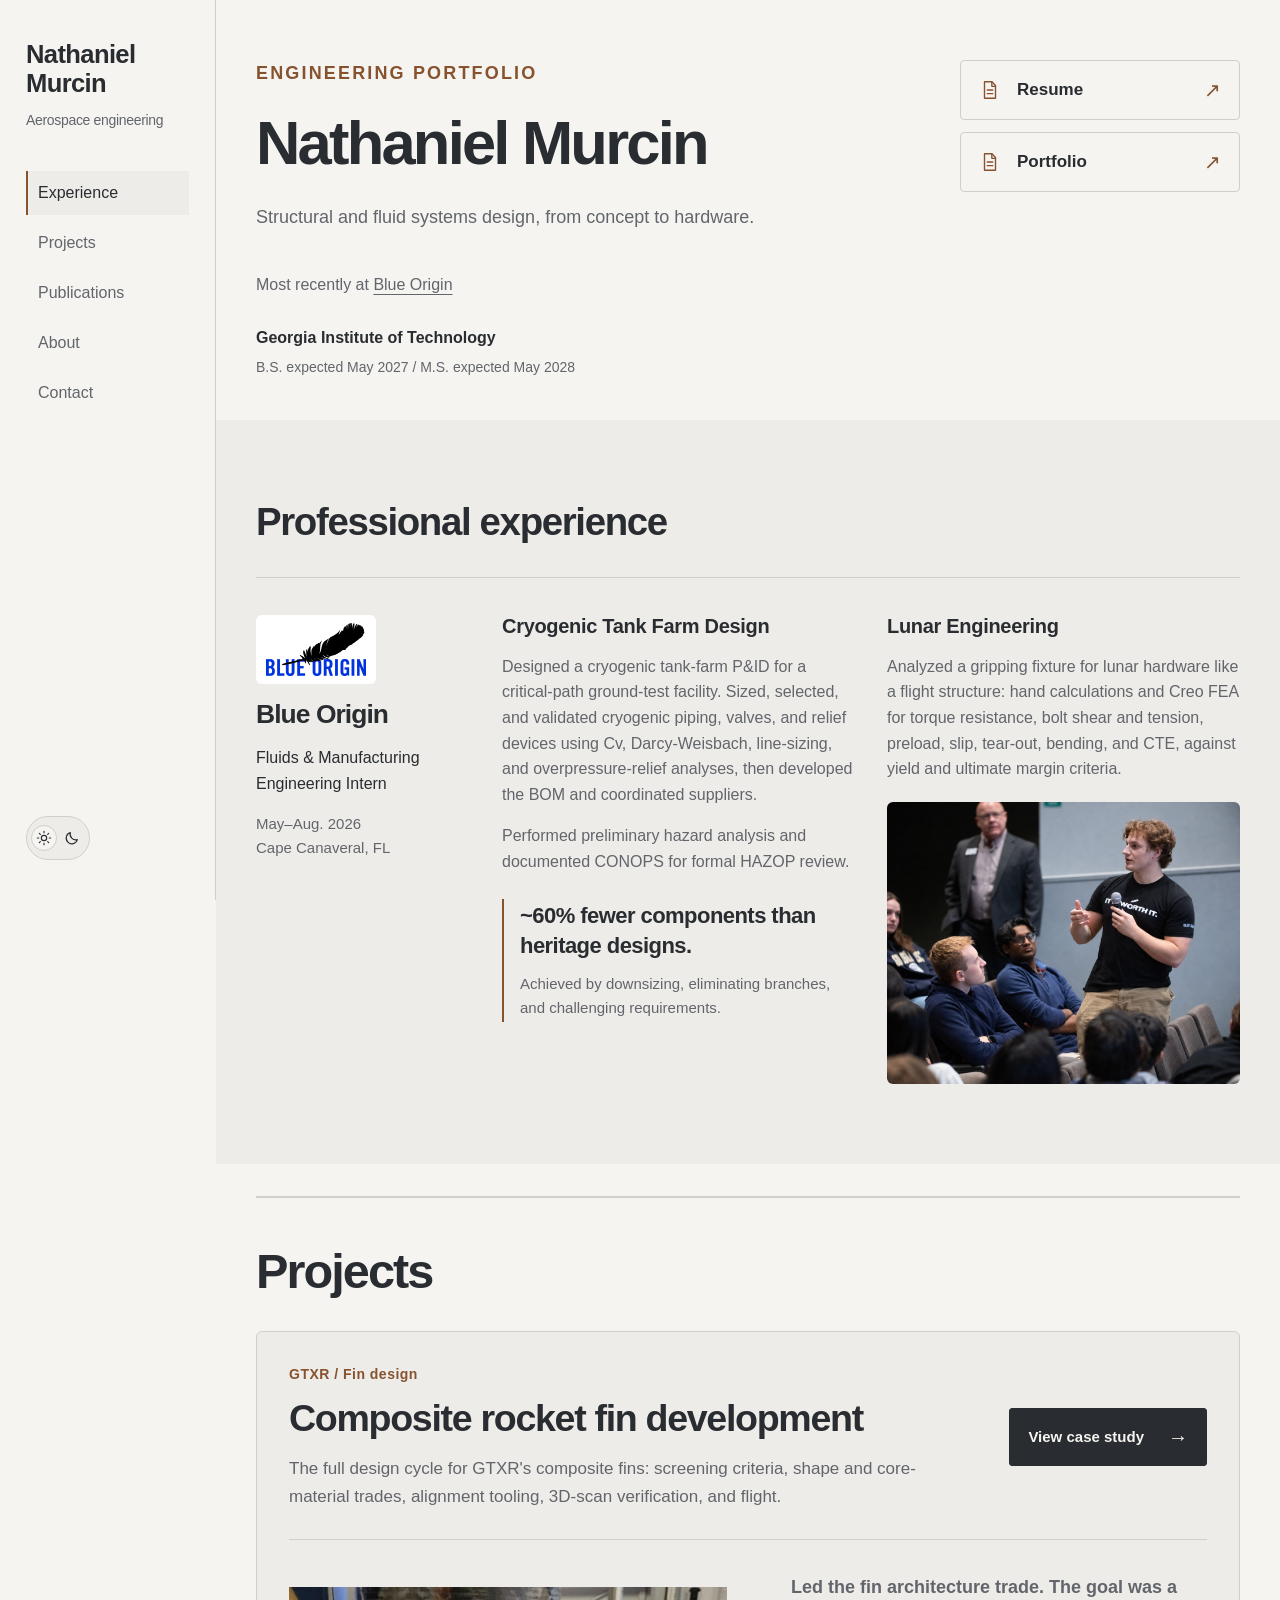
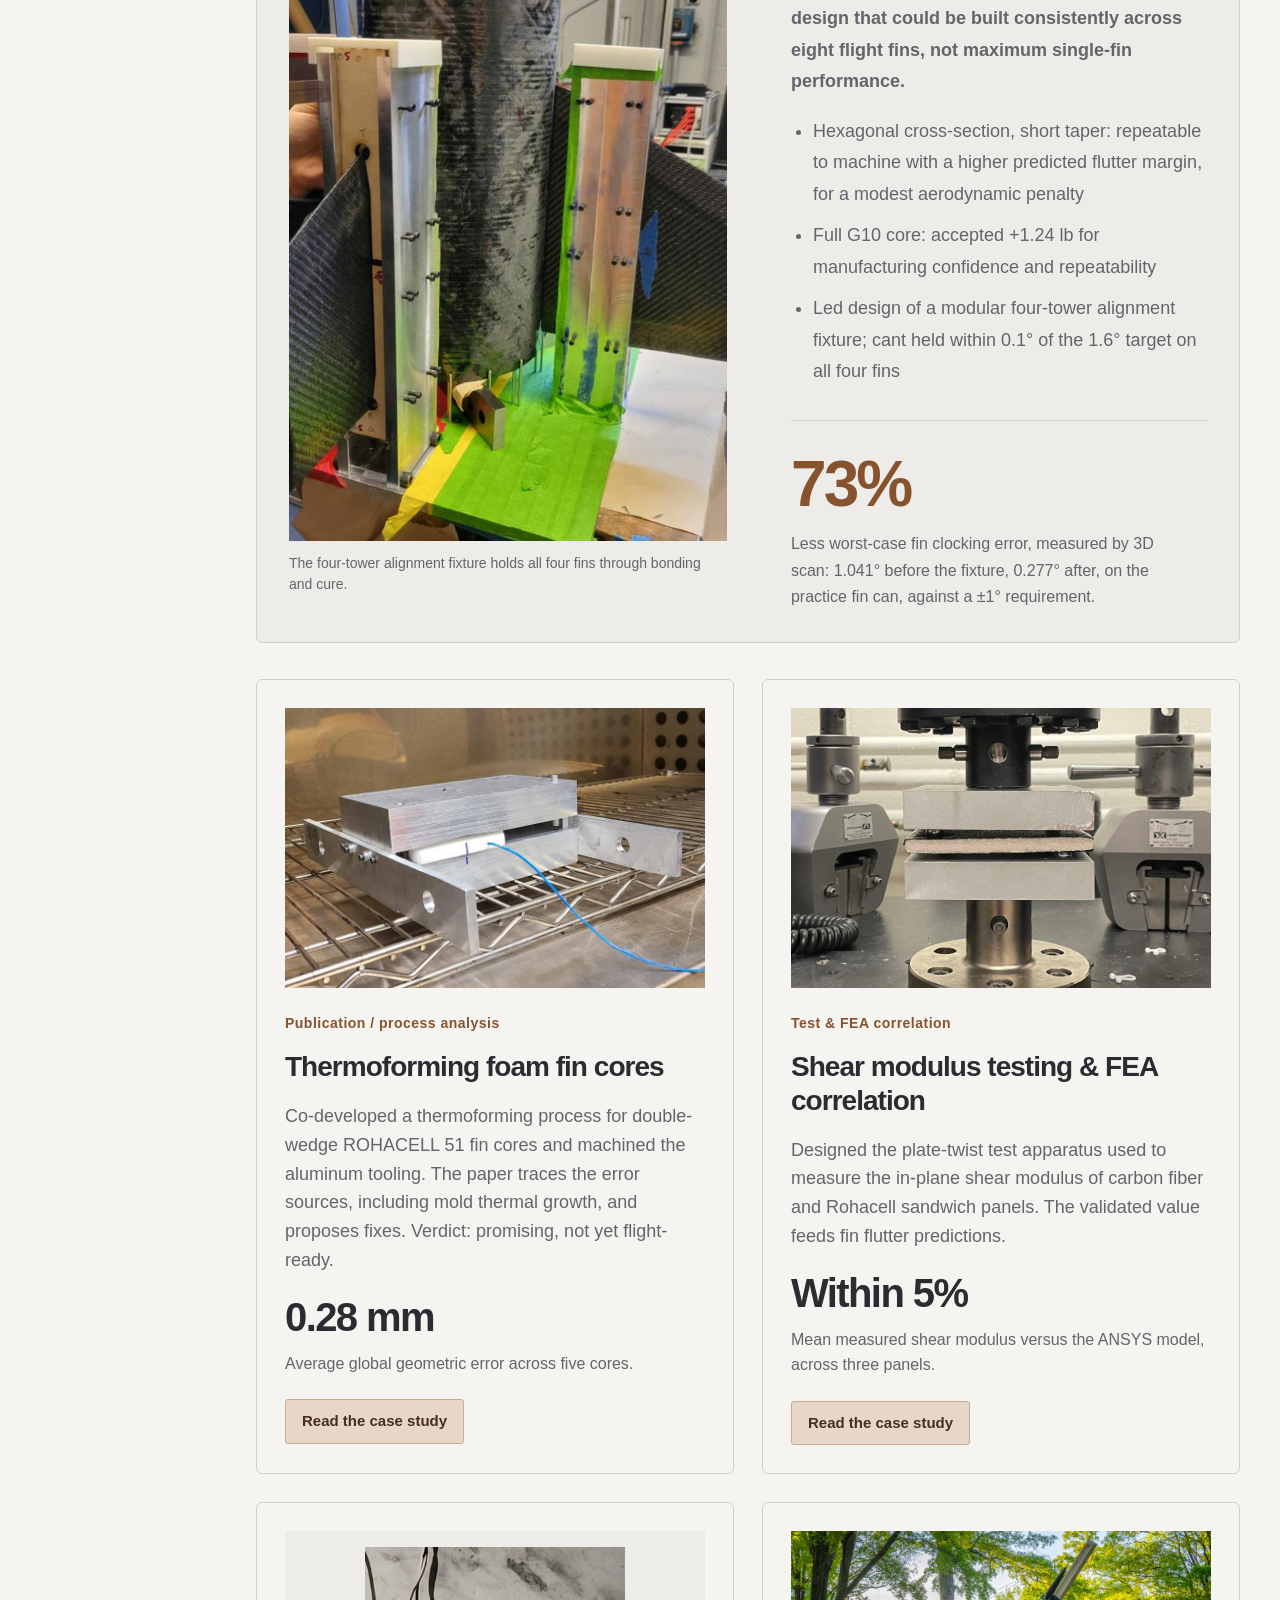
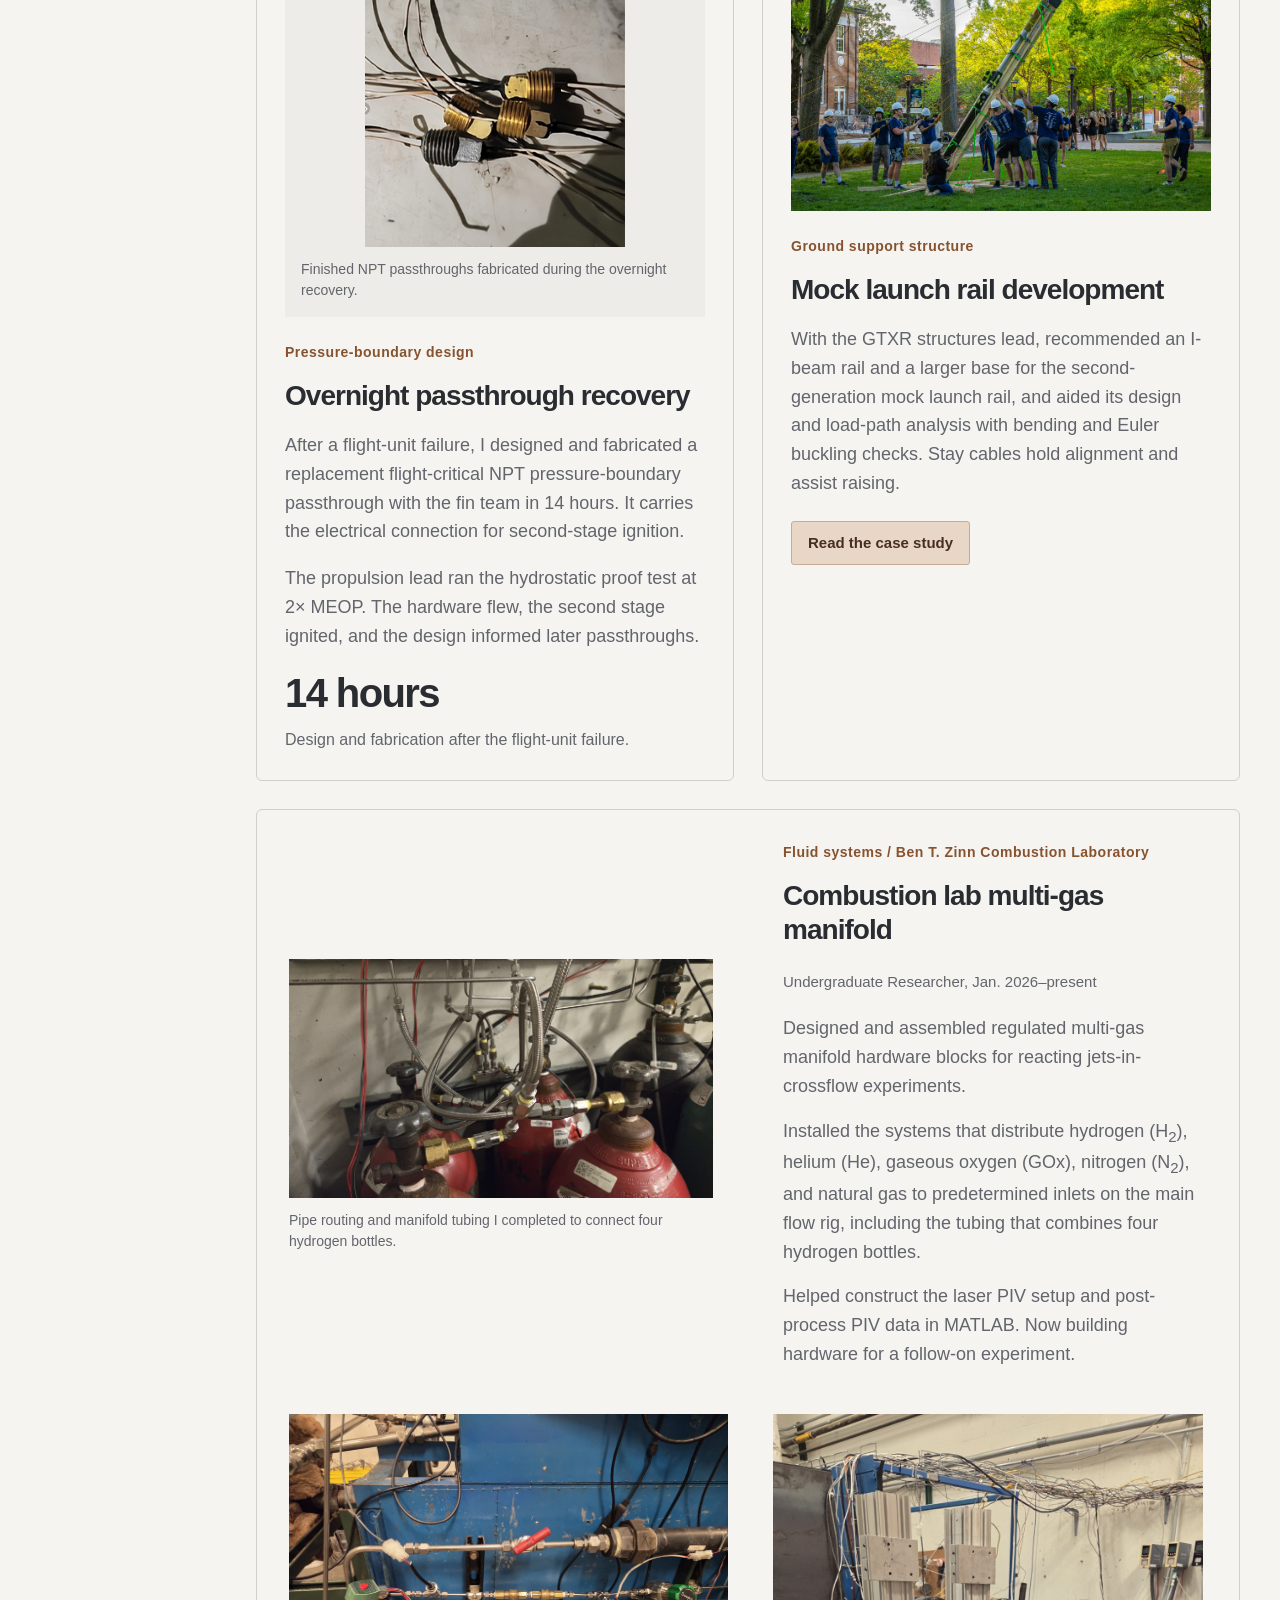
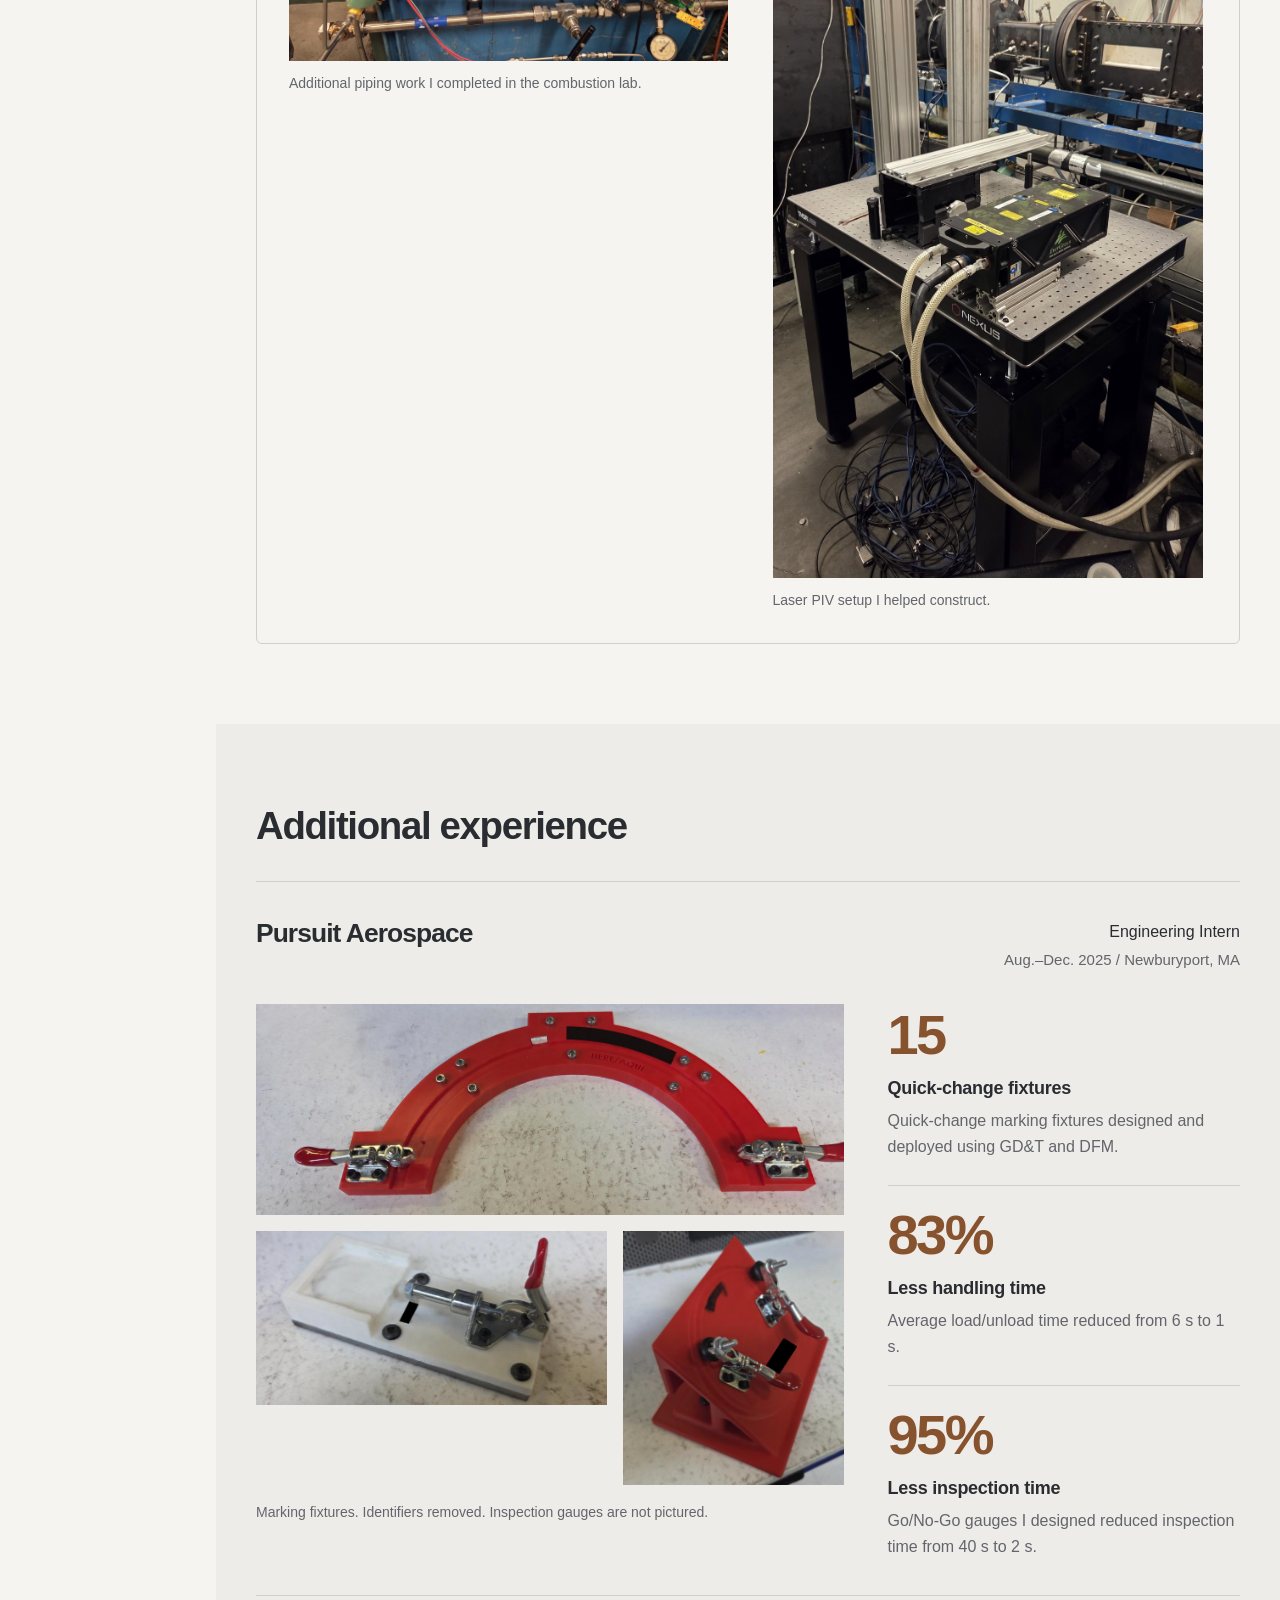
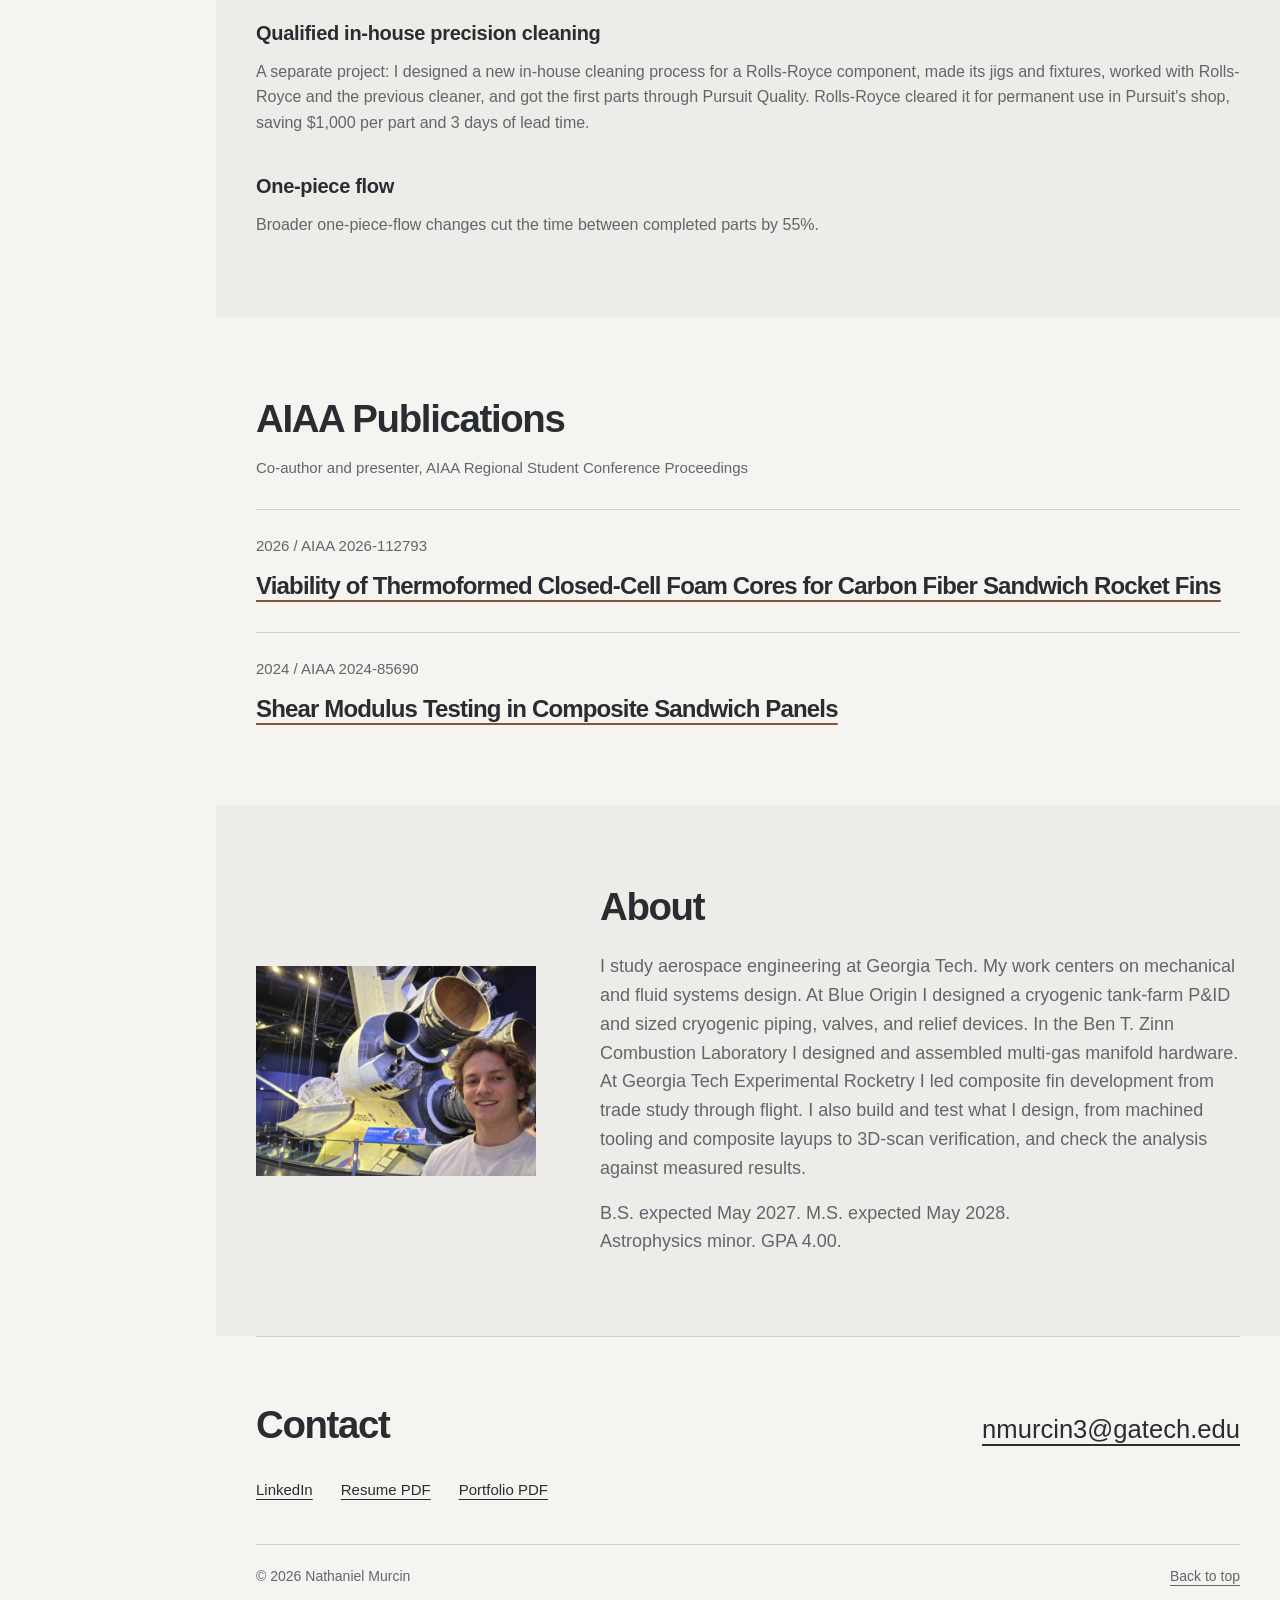
<file: index.html>
<!doctype html>
<html lang="en" data-theme="light">
<head>
<meta charset="utf-8"><meta name="viewport" content="width=device-width, initial-scale=1">
<meta name="google-site-verification" content="puXqQdYOni_7Xcv1-quEOG1gan9JZYwJJ6wjmhf37nc">
<title>Aerospace Engineering | Nathaniel Murcin</title>
<!-- Tagline chosen by Nathaniel 2026-11-03. It appears in the three descriptions below and in .intro-summary. -->
<meta name="description" content="Aerospace engineering portfolio: structural and fluid systems design, from concept to hardware.">
<link rel="canonical" href="https://nmurcin.github.io/"><meta name="theme-color" content="#fafaf7">
<meta property="og:type" content="website"><meta property="og:title" content="Aerospace Engineering | Nathaniel Murcin"><meta property="og:description" content="Aerospace engineering portfolio: structural and fluid systems design, from concept to hardware."><meta property="og:url" content="https://nmurcin.github.io/"><meta property="og:site_name" content="Nathaniel Murcin">
<meta property="og:image" content="https://nmurcin.github.io/assets/profile/nathaniel-at-atlantis.jpg"><meta property="og:image:width" content="1382"><meta property="og:image:height" content="1036"><meta property="og:image:alt" content="Nathaniel Murcin at the Space Shuttle Atlantis exhibit">
<meta name="twitter:card" content="summary"><meta name="twitter:title" content="Aerospace Engineering | Nathaniel Murcin"><meta name="twitter:description" content="Aerospace engineering portfolio: structural and fluid systems design, from concept to hardware."><meta name="twitter:image" content="https://nmurcin.github.io/assets/profile/nathaniel-at-atlantis.jpg">
<link rel="icon" href="/assets/favicon.svg" type="image/svg+xml"><link rel="icon" href="/favicon.ico" sizes="any"><link rel="stylesheet" href="styles.css">
<script>try{document.documentElement.dataset.theme=localStorage.getItem('theme')||(matchMedia('(prefers-color-scheme: dark)').matches?'dark':'light')}catch(e){}document.documentElement.classList.add('js');</script>
<script type="application/ld+json">{"@context":"https://schema.org","@type":"ProfilePage","mainEntity":{"@type":"Person","name":"Nathaniel Murcin","url":"https://nmurcin.github.io/","email":"mailto:nmurcin3@gatech.edu","jobTitle":"Aerospace Engineering Student","affiliation":{"@type":"CollegeOrUniversity","name":"Georgia Institute of Technology"},"knowsAbout":["Fluid systems","Mechanical design","Structural analysis","Flight hardware","Experimental testing","Composites manufacturing"],"sameAs":["https://www.linkedin.com/in/nathaniel-murcin/","https://github.com/nmurcin"]}}</script>
</head><body data-base=""><a class="skip-link" href="#main">Skip to content</a><header class="site-header"><div class="wrap header-inner"><a class="brand" href="index.html#top"><span class="brand-name">Nathaniel Murcin</span><span class="brand-role">Aerospace engineering</span></a><nav id="navigation" aria-label="Main navigation"><a href="index.html#experience">Experience</a><a href="index.html#work">Projects</a><a href="index.html#publications">Publications</a><a href="index.html#about">About</a><a href="index.html#contact">Contact</a></nav><div class="nav-controls"><button id="menu-toggle" type="button" aria-controls="navigation" aria-expanded="false">Menu</button><button id="theme-toggle" class="theme-switch" type="button" role="switch" aria-checked="false" aria-label="Dark mode" title="Switch to dark mode"><span class="theme-thumb" aria-hidden="true"></span><svg class="theme-sun" viewBox="0 0 24 24" aria-hidden="true"><circle cx="12" cy="12" r="4"></circle><path d="M12 2v2m0 16v2M2 12h2m16 0h2M5 5l1.5 1.5m11 11L19 19M5 19l1.5-1.5m11-11L19 5"></path></svg><svg class="theme-moon" viewBox="0 0 24 24" aria-hidden="true"><path d="M20 14.5A8.5 8.5 0 0 1 9.5 4a8.5 8.5 0 1 0 10.5 10.5Z"></path></svg></button></div></div></header><main id="main">
<section class="intro calling-card wrap" id="top"><div class="calling-title"><p class="eyebrow">Engineering portfolio</p><h1>Nathaniel Murcin</h1></div><div class="document-actions" aria-label="PDF documents"><a class="document-button" href="resume.pdf" target="_blank" rel="noopener" aria-label="Open resume PDF in a new tab"><svg class="document-icon" viewBox="0 0 24 24" aria-hidden="true" focusable="false"><path d="M6 3h8l4 4v14H6Z"/><path d="M14 3v5h4M9 12h6M9 16h6"/></svg><span class="document-label">Resume</span><span class="document-arrow" aria-hidden="true">&#8599;</span></a><a class="document-button" href="portfolio/Nathaniel_Murcin_Portfolio_Full.pdf" target="_blank" rel="noopener" aria-label="Open portfolio PDF in a new tab"><svg class="document-icon" viewBox="0 0 24 24" aria-hidden="true" focusable="false"><path d="M6 3h8l4 4v14H6Z"/><path d="M14 3v5h4M9 12h6M9 16h6"/></svg><span class="document-label">Portfolio</span><span class="document-arrow" aria-hidden="true">&#8599;</span></a></div><p class="intro-summary">Structural and fluid systems design, from concept to hardware.</p><p class="intro-recent">Most recently at <a href="#blue-origin">Blue Origin</a></p><div class="calling-education"><p class="school">Georgia Institute of Technology</p><p>B.S. expected May 2027 / M.S. expected May 2028</p></div></section>

<section class="experience-section" id="experience"><div class="wrap section"><div class="section-heading"><h2>Professional experience</h2></div><article class="experience" id="blue-origin"><div class="experience-label"><img class="blue-logo" src="assets/experience/blue-origin-logo.png" width="400" height="210" alt="Blue Origin logo"><h3>Blue Origin</h3><p>Fluids &amp; Manufacturing Engineering Intern</p><p class="metadata">May&#8211;Aug. 2026<br>Cape Canaveral, FL</p></div><div class="experience-content"><div><h4>Cryogenic Tank Farm Design</h4><p>Designed a cryogenic tank-farm P&amp;ID for a critical-path ground-test facility. Sized, selected, and validated cryogenic piping, valves, and relief devices using Cv, Darcy-Weisbach, line-sizing, and overpressure-relief analyses, then developed the BOM and coordinated suppliers.</p><p>Performed preliminary hazard analysis and documented CONOPS for formal HAZOP review.</p><div class="blue-impact"><strong>~60% fewer components than heritage designs.</strong><p>Achieved by downsizing, eliminating branches, and challenging requirements.</p></div></div><div><h4>Lunar Engineering</h4><p>Analyzed a gripping fixture for lunar hardware like a flight structure: hand calculations and Creo FEA for torque resistance, bolt shear and tension, preload, slip, tear-out, bending, and CTE, against yield and ultimate margin criteria.</p><figure class="blue-photo"><img src="assets/experience/blue-origin-speaking.jpg" width="1200" height="960" alt="Nathaniel Murcin speaking into a microphone in a Blue Origin shirt, with seated audience around him" loading="eager" decoding="async"></figure></div></div></article></div></section>
<section class="work-section wrap" id="work"><span id="gtxr" class="anchor"></span><div class="section-heading"><h2>Projects</h2></div>

<article class="featured-project" id="fin-development"><span id="alignment" class="anchor"></span><div class="featured-heading"><div class="featured-heading-copy"><p class="eyebrow">GTXR / Fin design</p><h3><a href="projects/fin-development/">Composite rocket fin development</a></h3><p class="project-purpose">The full design cycle for GTXR's composite fins: screening criteria, shape and core-material trades, alignment tooling, 3D-scan verification, and flight.</p></div><a class="case-entry" href="projects/fin-development/"><span>View case study</span><span aria-hidden="true">&#8594;</span></a></div><div class="featured-body"><div class="media-group"><figure class="feature-image"><a class="image-link" href="assets/projects/alignment-jig/on-airframe.jpg"><img src="assets/projects/alignment-jig/on-airframe.jpg" width="564" height="713" alt="Four-tower fin alignment fixture installed on a rocket airframe" loading="eager" decoding="async"></a><figcaption>The four-tower alignment fixture holds all four fins through bonding and cure.</figcaption></figure></div><div class="feature-copy"><p class="contribution-lead">Led the fin architecture trade. The goal was a design that could be built consistently across eight flight fins, not maximum single-fin performance.</p><ul class="contribution-list"><li>Hexagonal cross-section, short taper: repeatable to machine with a higher predicted flutter margin, for a modest aerodynamic penalty</li><li>Full G10 core: accepted +1.24 lb for manufacturing confidence and repeatability</li><li>Led design of a modular four-tower alignment fixture; cant held within 0.1&#176; of the 1.6&#176; target on all four fins</li></ul><div class="project-result"><strong>73%</strong><p>Less worst-case fin clocking error, measured by 3D scan: 1.041&#176; before the fixture, 0.277&#176; after, on the practice fin can, against a &#177;1&#176; requirement.</p></div></div></div></article>

<div class="project-pair project-grid">
<article id="fins"><a class="project-preview" href="projects/fins/"><img src="assets/projects/fins/thermoforming/heated-mold.png" width="950" height="570" alt="Heated aluminum mold assembly for PMI foam cores" loading="lazy"></a><p class="eyebrow">Publication / process analysis</p><h3><a href="projects/fins/">Thermoforming foam fin cores</a></h3><p>Co-developed a thermoforming process for double-wedge ROHACELL 51 fin cores and machined the aluminum tooling. The paper traces the error sources, including mold thermal growth, and proposes fixes. Verdict: promising, not yet flight-ready.</p><p class="inline-result"><strong>0.28 mm</strong><span>Average global geometric error across five cores.</span></p><a class="read-link" href="projects/fins/">Read the case study</a></article>
<article id="shear"><a class="project-preview" href="projects/shear/"><img src="assets/projects/shear/plate-twist-test.jpg" width="2017" height="1513" alt="Carbon fiber sandwich panel loaded in the plate-twist rig" loading="lazy"></a><p class="eyebrow">Test &amp; FEA correlation</p><h3><a href="projects/shear/">Shear modulus testing &amp; FEA correlation</a></h3><p>Designed the plate-twist test apparatus used to measure the in-plane shear modulus of carbon fiber and Rohacell sandwich panels. The validated value feeds fin flutter predictions.</p><p class="inline-result"><strong>Within 5%</strong><span>Mean measured shear modulus versus the ANSYS model, across three panels.</span></p><a class="read-link" href="projects/shear/">Read the case study</a></article>
<article id="passthrough"><div class="media-group"><figure class="project-preview preview-small"><a class="image-link" href="assets/projects/passthrough/supplied-passthroughs.png"><img src="assets/projects/passthrough/supplied-passthroughs.png" width="393" height="455" alt="Completed threaded NPT electrical passthroughs with wire exits" loading="lazy" decoding="async"></a><figcaption>Finished NPT passthroughs fabricated during the overnight recovery.</figcaption></figure></div><p class="eyebrow">Pressure-boundary design</p><h3>Overnight passthrough recovery</h3><p>After a flight-unit failure, I designed and fabricated a replacement flight-critical NPT pressure-boundary passthrough with the fin team in 14 hours. It carries the electrical connection for second-stage ignition.</p><p>The propulsion lead ran the hydrostatic proof test at 2&#215; MEOP. The hardware flew, the second stage ignited, and the design informed later passthroughs.</p><p class="inline-result"><strong>14 hours</strong><span>Design and fabrication after the flight-unit failure.</span></p></article>
<article id="rail"><a class="project-preview" href="projects/launch-rail/"><img src="assets/projects/launch-rail/v2/raising-wide.jpg" width="2000" height="1334" alt="V2 mock rail being raised with the rocket and stay cables" loading="lazy"></a><p class="eyebrow">Ground support structure</p><h3><a href="projects/launch-rail/">Mock launch rail development</a></h3><p>With the GTXR structures lead, recommended an I-beam rail and a larger base for the second-generation mock launch rail, and aided its design and load-path analysis with bending and Euler buckling checks. Stay cables hold alignment and assist raising.</p><a class="read-link" href="projects/launch-rail/">Read the case study</a></article>
</div>

<!-- TODO P&ID SLOT: hidden until Nathaniel has drawn his self-initiated concept P&ID. It is not a drawing of the combustion manifold or of any Blue Origin system. Spec: COMBUSTION_PID_OUTLINE.txt, next to BRIEF.md. Goes here as its own project card; add the case-card markup when the drawing exists. -->
<article class="project-wide" id="research"><span id="combustion" class="anchor"></span><div class="support-project"><div class="media-group"><figure><a class="image-link" href="assets/projects/combustion/hydrogen-manifold.jpg"><img src="assets/projects/combustion/hydrogen-manifold.jpg" width="1800" height="1013" alt="Tubing and manifold connections joining four hydrogen bottles in the combustion lab" loading="lazy" decoding="async"></a><figcaption>Pipe routing and manifold tubing I completed to connect four hydrogen bottles.</figcaption></figure></div><div><p class="eyebrow">Fluid systems / Ben T. Zinn Combustion Laboratory</p><h3>Combustion lab multi-gas manifold</h3><p class="metadata">Undergraduate Researcher, Jan. 2026&#8211;present</p><p>Designed and assembled regulated multi-gas manifold hardware blocks for reacting jets-in-crossflow experiments.</p><p>Installed the systems that distribute hydrogen (H<sub>2</sub>), helium (He), gaseous oxygen (GOx), nitrogen (N<sub>2</sub>), and natural gas to predetermined inlets on the main flow rig, including the tubing that combines four hydrogen bottles.</p><p>Helped construct the laser PIV setup and post-process PIV data in MATLAB. Now building hardware for a follow-on experiment.</p></div></div><div class="media-group evidence-pair combustion-support"><figure><a class="image-link" href="assets/projects/combustion/piping.jpg"><img src="assets/projects/combustion/piping.jpg" width="1800" height="1013" alt="Combustion-lab piping with valves, fittings, and instrumentation" loading="lazy" decoding="async"></a><figcaption>Additional piping work I completed in the combustion lab.</figcaption></figure><figure class="piv-photo"><a class="image-link" href="assets/projects/combustion/piv-setup.jpg"><img src="assets/projects/combustion/piv-setup.jpg" width="1013" height="1800" alt="Laser PIV hardware and optical table in the combustion lab" loading="lazy" decoding="async"></a><figcaption>Laser PIV setup I helped construct.</figcaption></figure></div></article>
</section>


<section class="experience-section" id="more-experience"><div class="wrap section"><div class="section-heading"><h2>Additional experience</h2></div><article class="experience pursuit" id="pursuit"><div class="experience-label pursuit-header"><h3>Pursuit Aerospace</h3><p>Engineering Intern</p><p class="metadata">Aug.&#8211;Dec. 2025 / Newburyport, MA</p></div><div class="pursuit-layout"><div class="media-group pursuit-collage"><figure class="pursuit-wide"><a class="image-link" href="assets/projects/pursuit/portfolio-20261008/fixture-1.png"><img src="assets/projects/pursuit/portfolio-20261008/fixture-1.png" width="1325" height="475" alt="Curved quick-change marking fixture with toggle clamps; identifier removed" loading="lazy"></a></figure><figure><a class="image-link" href="assets/projects/pursuit/portfolio-20261008/fixture-2.png"><img src="assets/projects/pursuit/portfolio-20261008/fixture-2.png" width="827" height="410" alt="White quick-change marking fixture with locating pocket and toggle clamp; identifier removed" loading="lazy"></a></figure><figure><a class="image-link" href="assets/projects/pursuit/portfolio-20261008/fixture-3.png"><img src="assets/projects/pursuit/portfolio-20261008/fixture-3.png" width="467" height="539" alt="Red marking fixture with multiple toggle clamps; identifier removed" loading="lazy"></a></figure><p class="pursuit-caption">Marking fixtures. Identifiers removed. Inspection gauges are not pictured.</p></div><div class="pursuit-metrics"><div><strong>15</strong><h4>Quick-change fixtures</h4><p>Quick-change marking fixtures designed and deployed using GD&amp;T and DFM.</p></div><div><strong>83%</strong><h4>Less handling time</h4><p>Average load/unload time reduced from 6 s to 1 s.</p></div><div><strong>95%</strong><h4>Less inspection time</h4><p>Go/No-Go gauges I designed reduced inspection time from 40 s to 2 s.</p></div></div></div><div class="pursuit-additional"><div><h4>Qualified in-house precision cleaning</h4><p>A separate project: I designed a new in-house cleaning process for a Rolls-Royce component, made its jigs and fixtures, worked with Rolls-Royce and the previous cleaner, and got the first parts through Pursuit Quality. Rolls-Royce cleared it for permanent use in Pursuit's shop, saving $1,000 per part and 3 days of lead time.</p></div><div><h4>One-piece flow</h4><p>Broader one-piece-flow changes cut the time between completed parts by 55%.</p></div></div></article></div></section>
<section class="wrap section publications" id="publications"><h2>AIAA Publications</h2><p class="metadata">Co-author and presenter, AIAA Regional Student Conference Proceedings</p><div><p>2026 / AIAA 2026-112793</p><h3><a href="https://region2.aiaastudentconference.org/collection/2026/manuscripts/112793.pdf">Viability of Thermoformed Closed-Cell Foam Cores for Carbon Fiber Sandwich Rocket Fins</a></h3></div><div><p>2024 / AIAA 2024-85690</p><h3><a href="https://arc.aiaa.org/doi/10.2514/6.2024-85690">Shear Modulus Testing in Composite Sandwich Panels</a></h3></div></section>

<section class="about-section" id="about"><span class="anchor" id="profile"></span><div class="wrap section about-grid"><figure><img src="assets/profile/nathaniel-at-atlantis.jpg" width="1382" height="1036" alt="Nathaniel Murcin visiting the Space Shuttle Atlantis exhibit" loading="lazy"></figure><div><h2>About</h2><p>I study aerospace engineering at Georgia Tech. My work centers on mechanical and fluid systems design. At Blue Origin I designed a cryogenic tank-farm P&amp;ID and sized cryogenic piping, valves, and relief devices. In the Ben T. Zinn Combustion Laboratory I designed and assembled multi-gas manifold hardware. At Georgia Tech Experimental Rocketry I led composite fin development from trade study through flight. I also build and test what I design, from machined tooling and composite layups to 3D-scan verification, and check the analysis against measured results.</p><p>B.S. expected May 2027. M.S. expected May 2028.<br>Astrophysics minor. GPA 4.00.</p></div></div></section></main>
<footer class="site-footer wrap" id="contact"><div><h2>Contact</h2><a class="email" href="mailto:nmurcin3@gatech.edu">nmurcin3@gatech.edu</a></div><div class="footer-links"><a href="https://www.linkedin.com/in/nathaniel-murcin/">LinkedIn</a><a href="resume.pdf" target="_blank" rel="noopener">Resume PDF</a><a href="portfolio/Nathaniel_Murcin_Portfolio_Full.pdf" target="_blank" rel="noopener">Portfolio PDF</a></div><div class="footer-bottom"><p>&copy; <span id="year">2026</span> Nathaniel Murcin</p><a href="#top">Back to top</a></div></footer><dialog id="lightbox" aria-labelledby="lightbox-caption"><div class="lightbox-top"><span id="lightbox-count"></span><button id="lightbox-close" type="button">Close</button></div><img id="lightbox-image" alt=""><div class="lightbox-bottom"><button id="lightbox-prev" type="button">Previous</button><p id="lightbox-caption"></p><button id="lightbox-next" type="button">Next</button></div></dialog><script src="assets/project-media.js"></script><script src="script.js"></script></body></html>
</file>
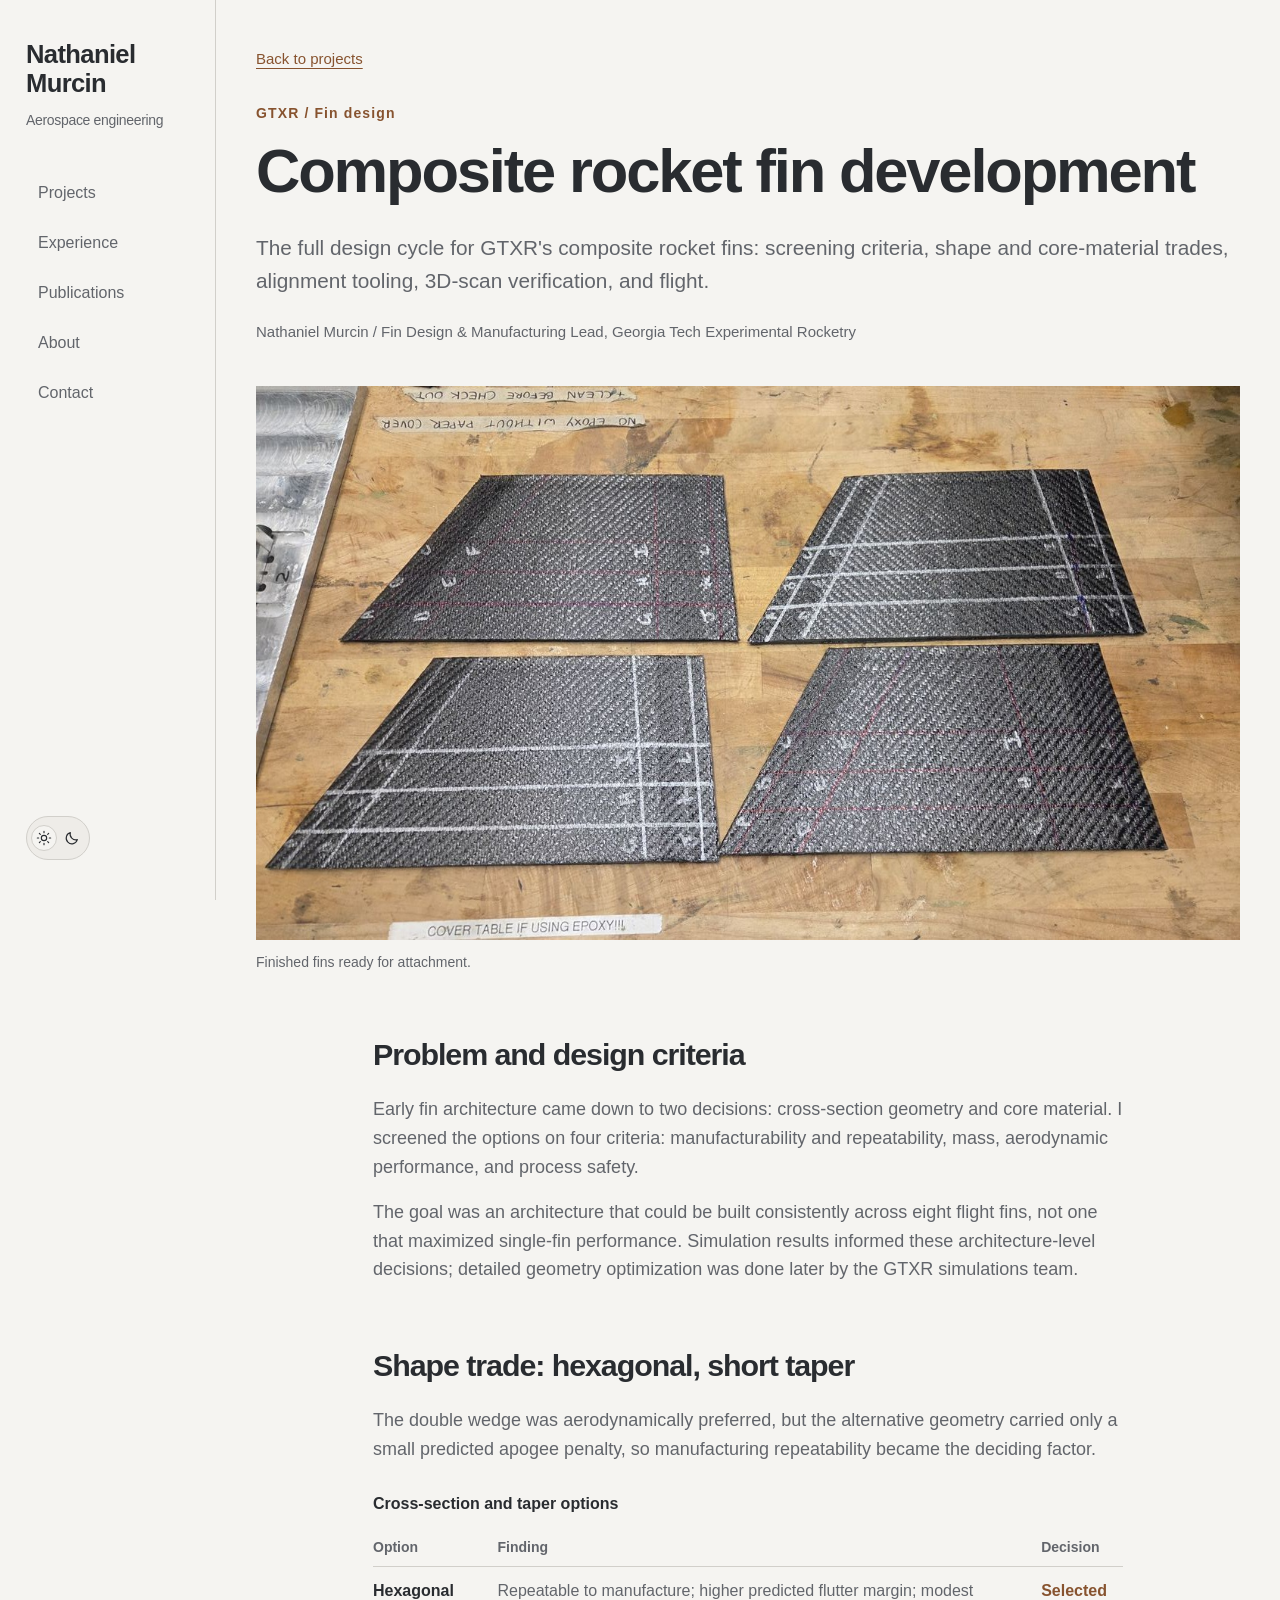
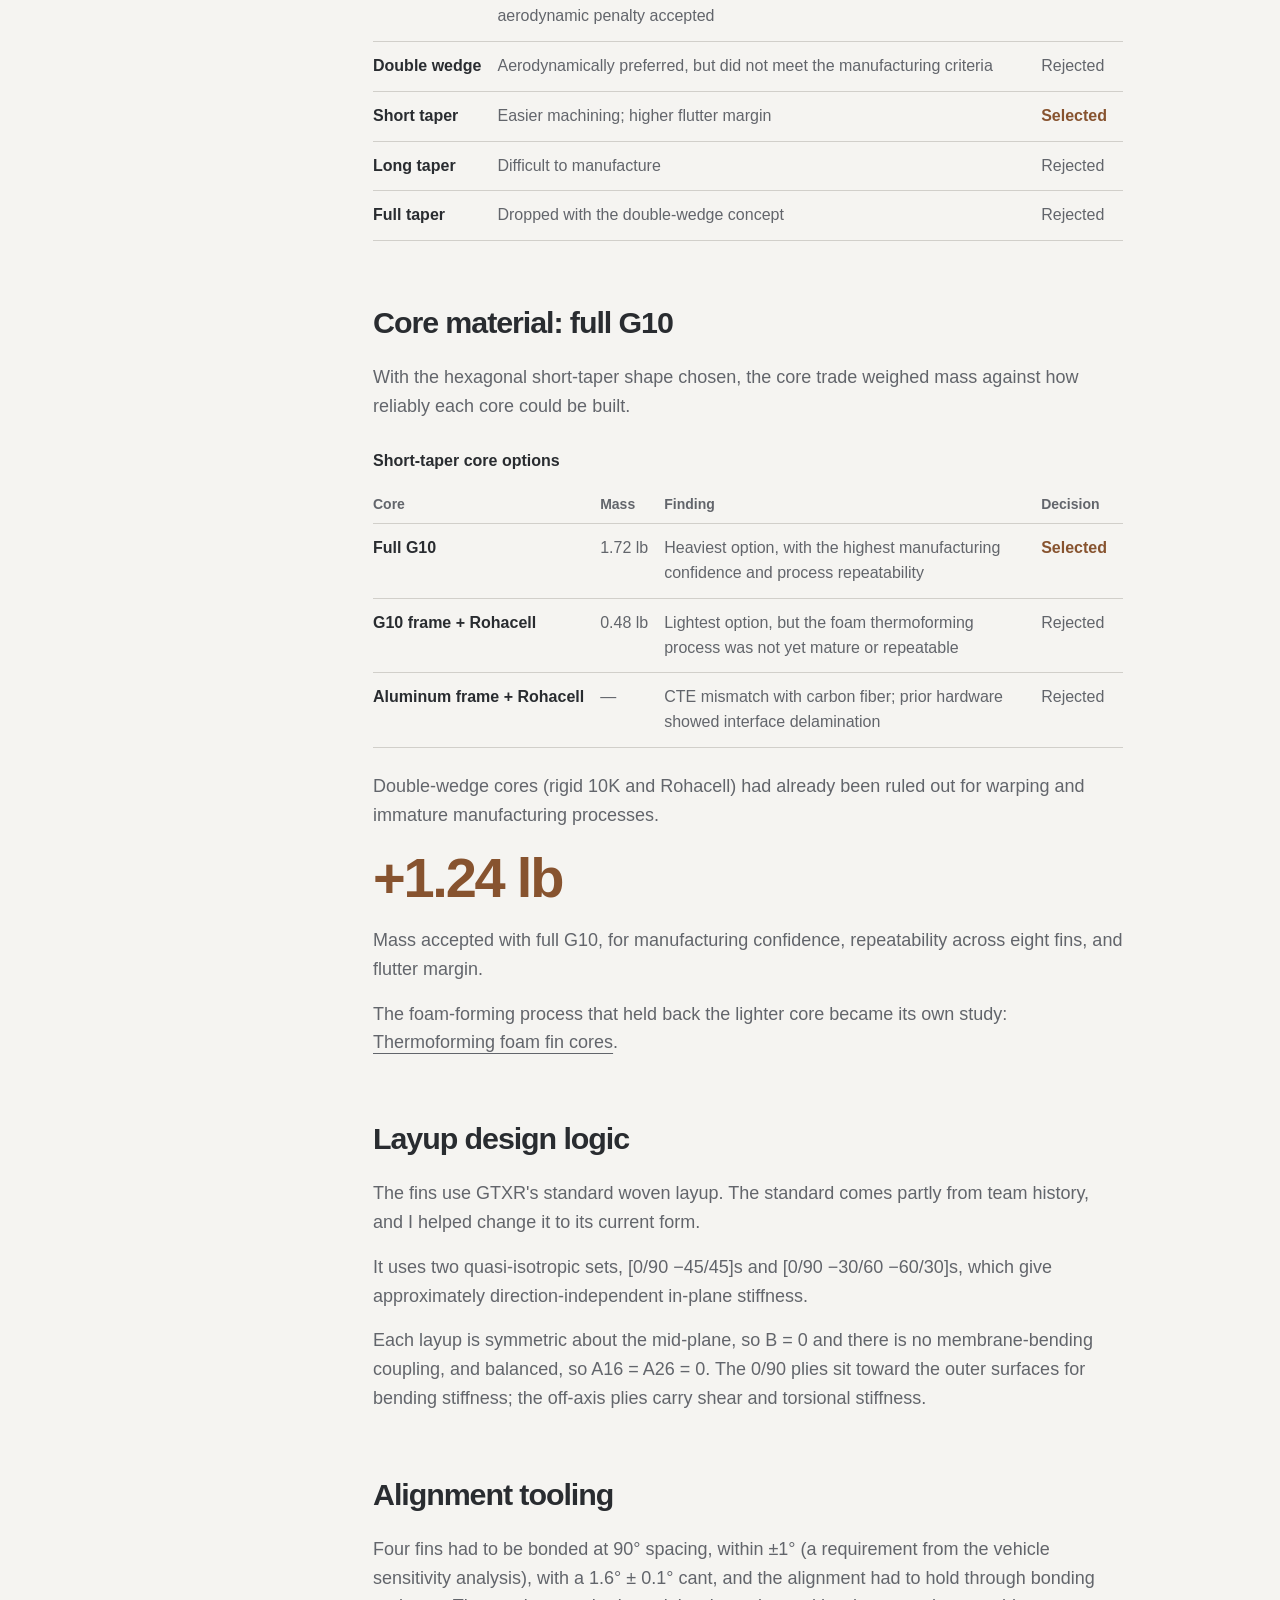
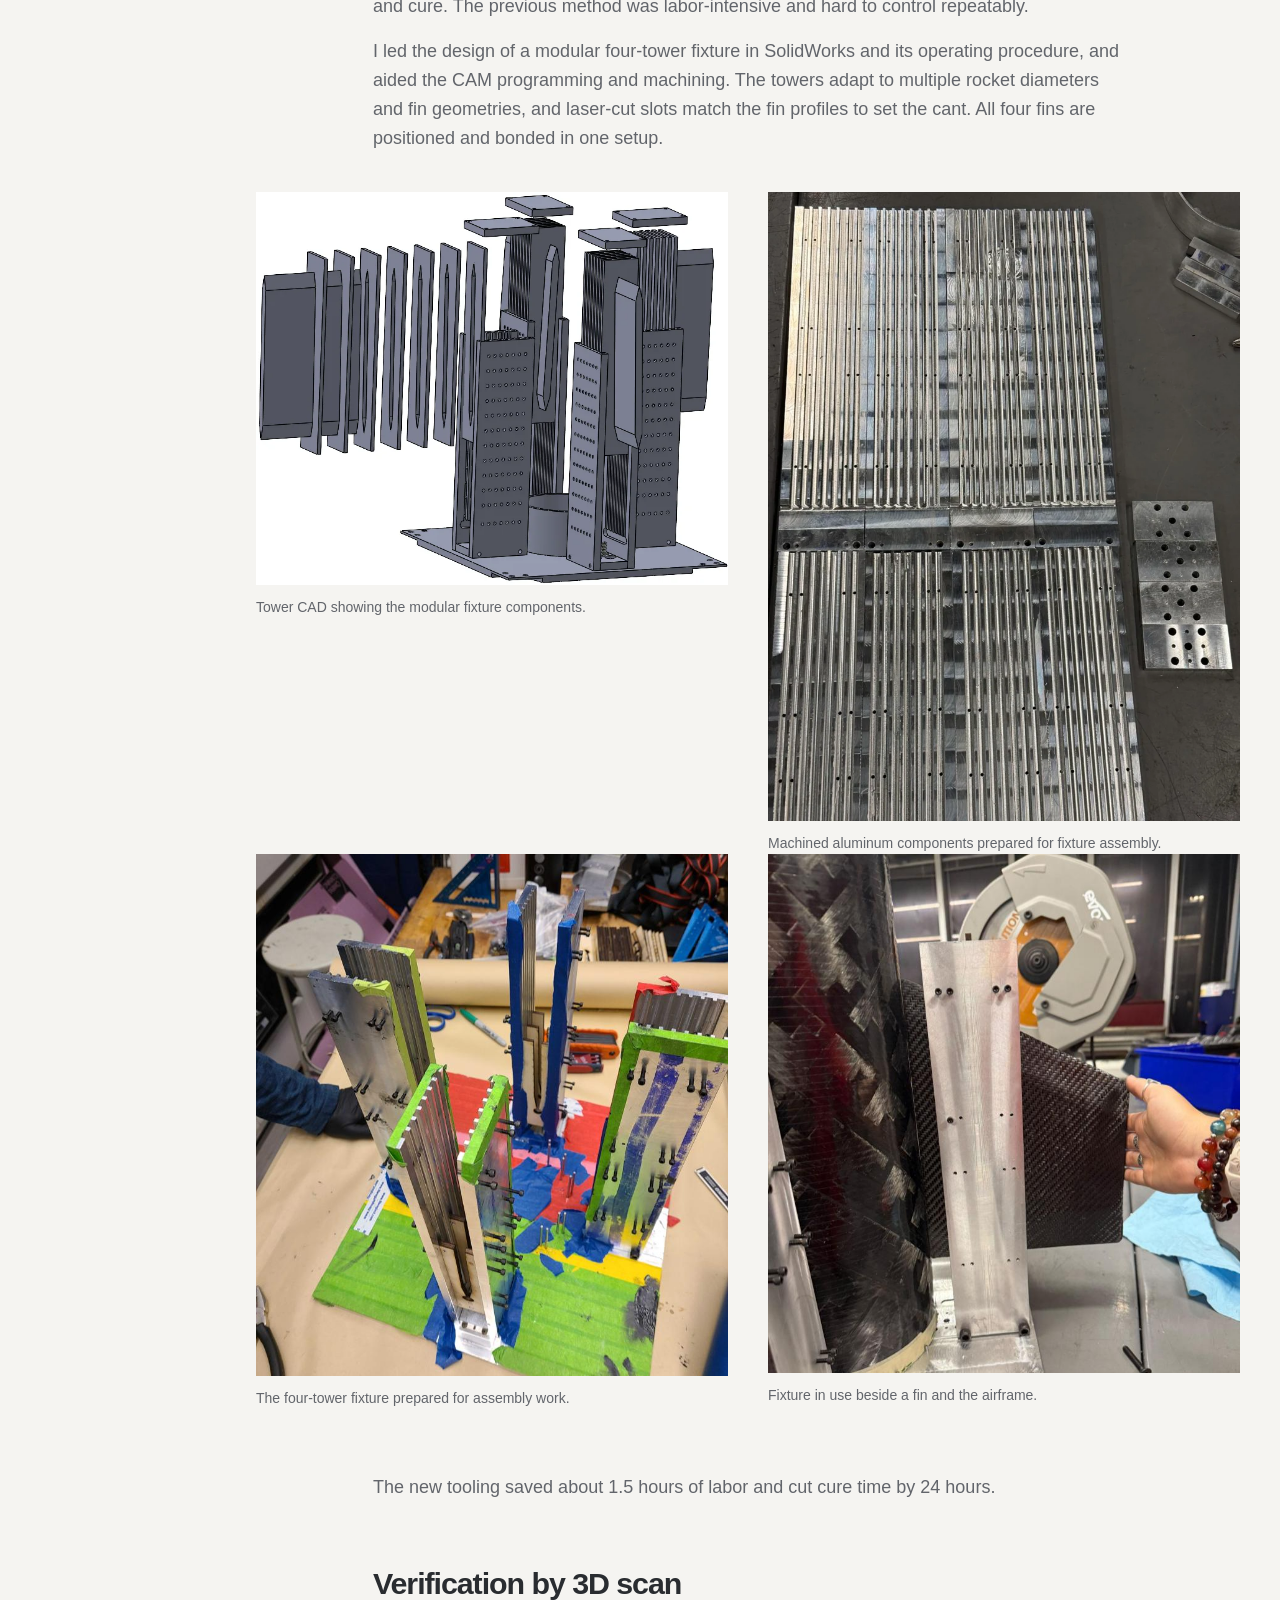
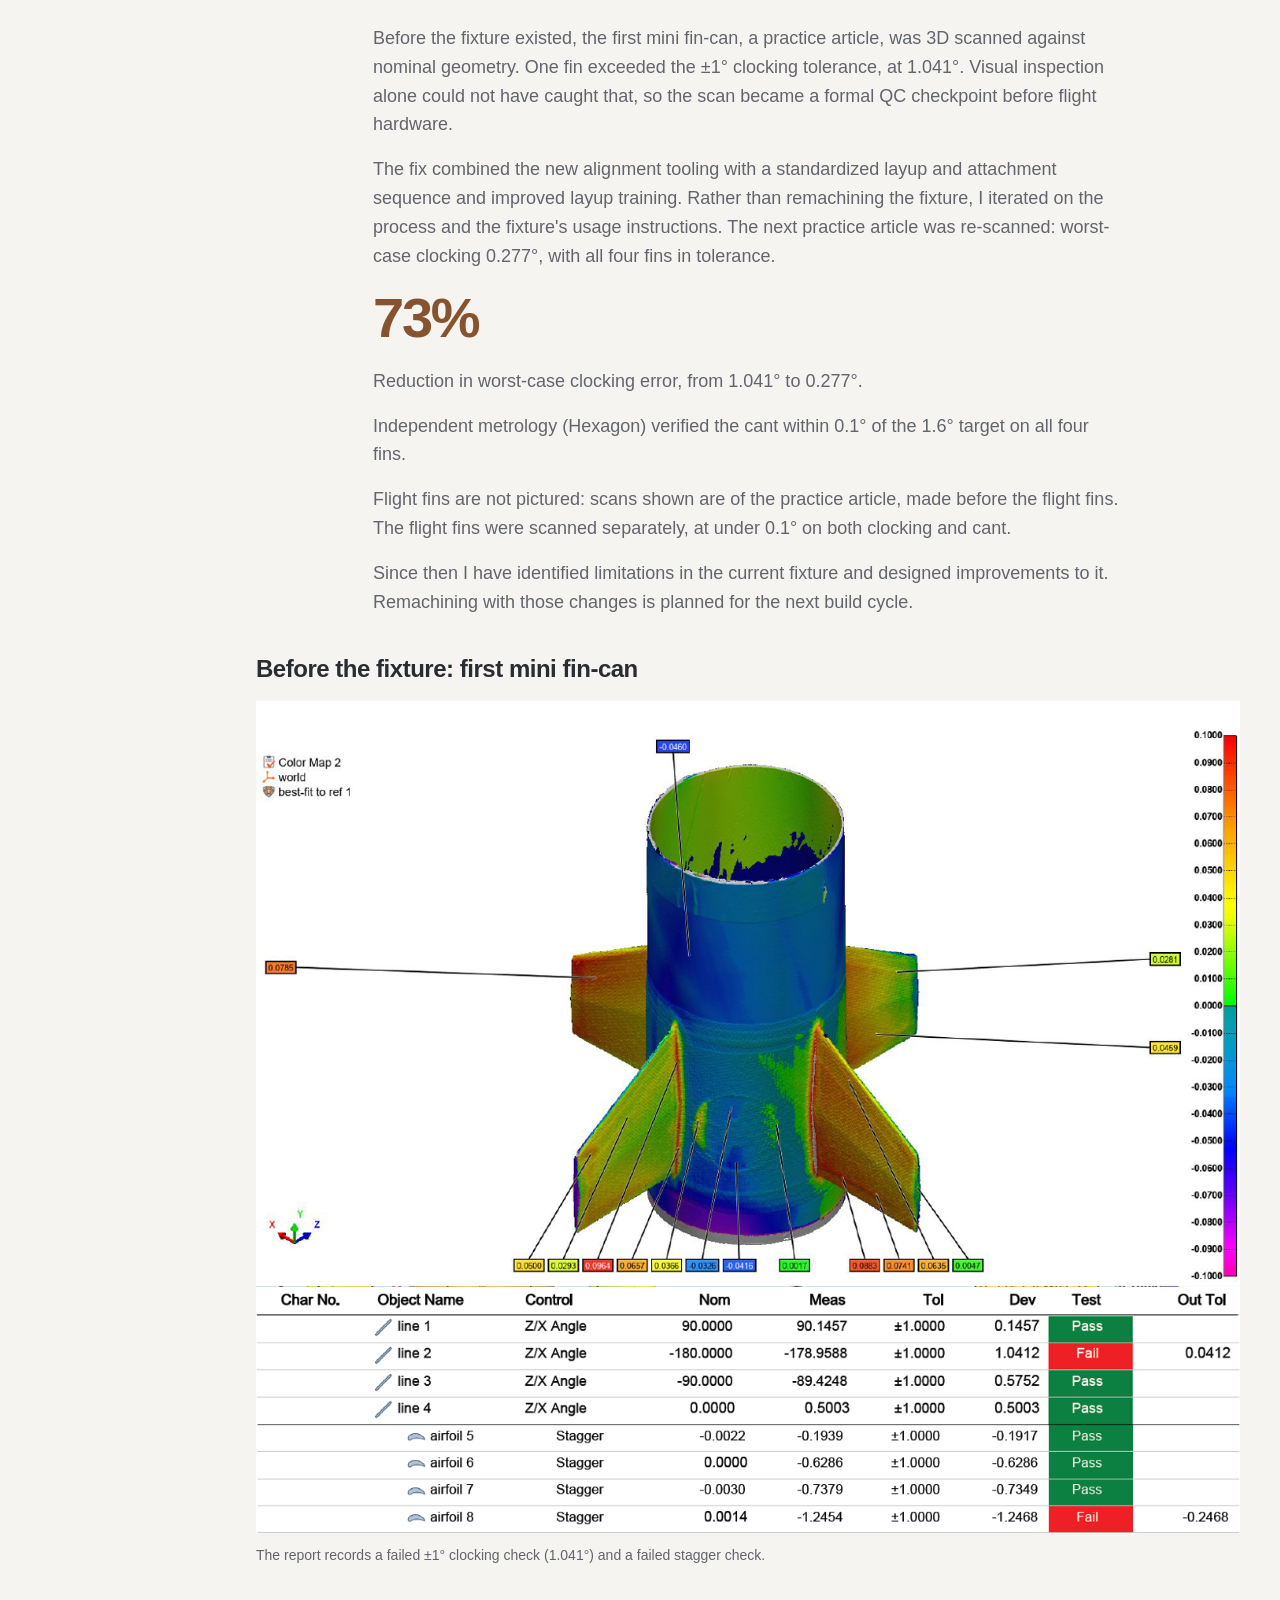
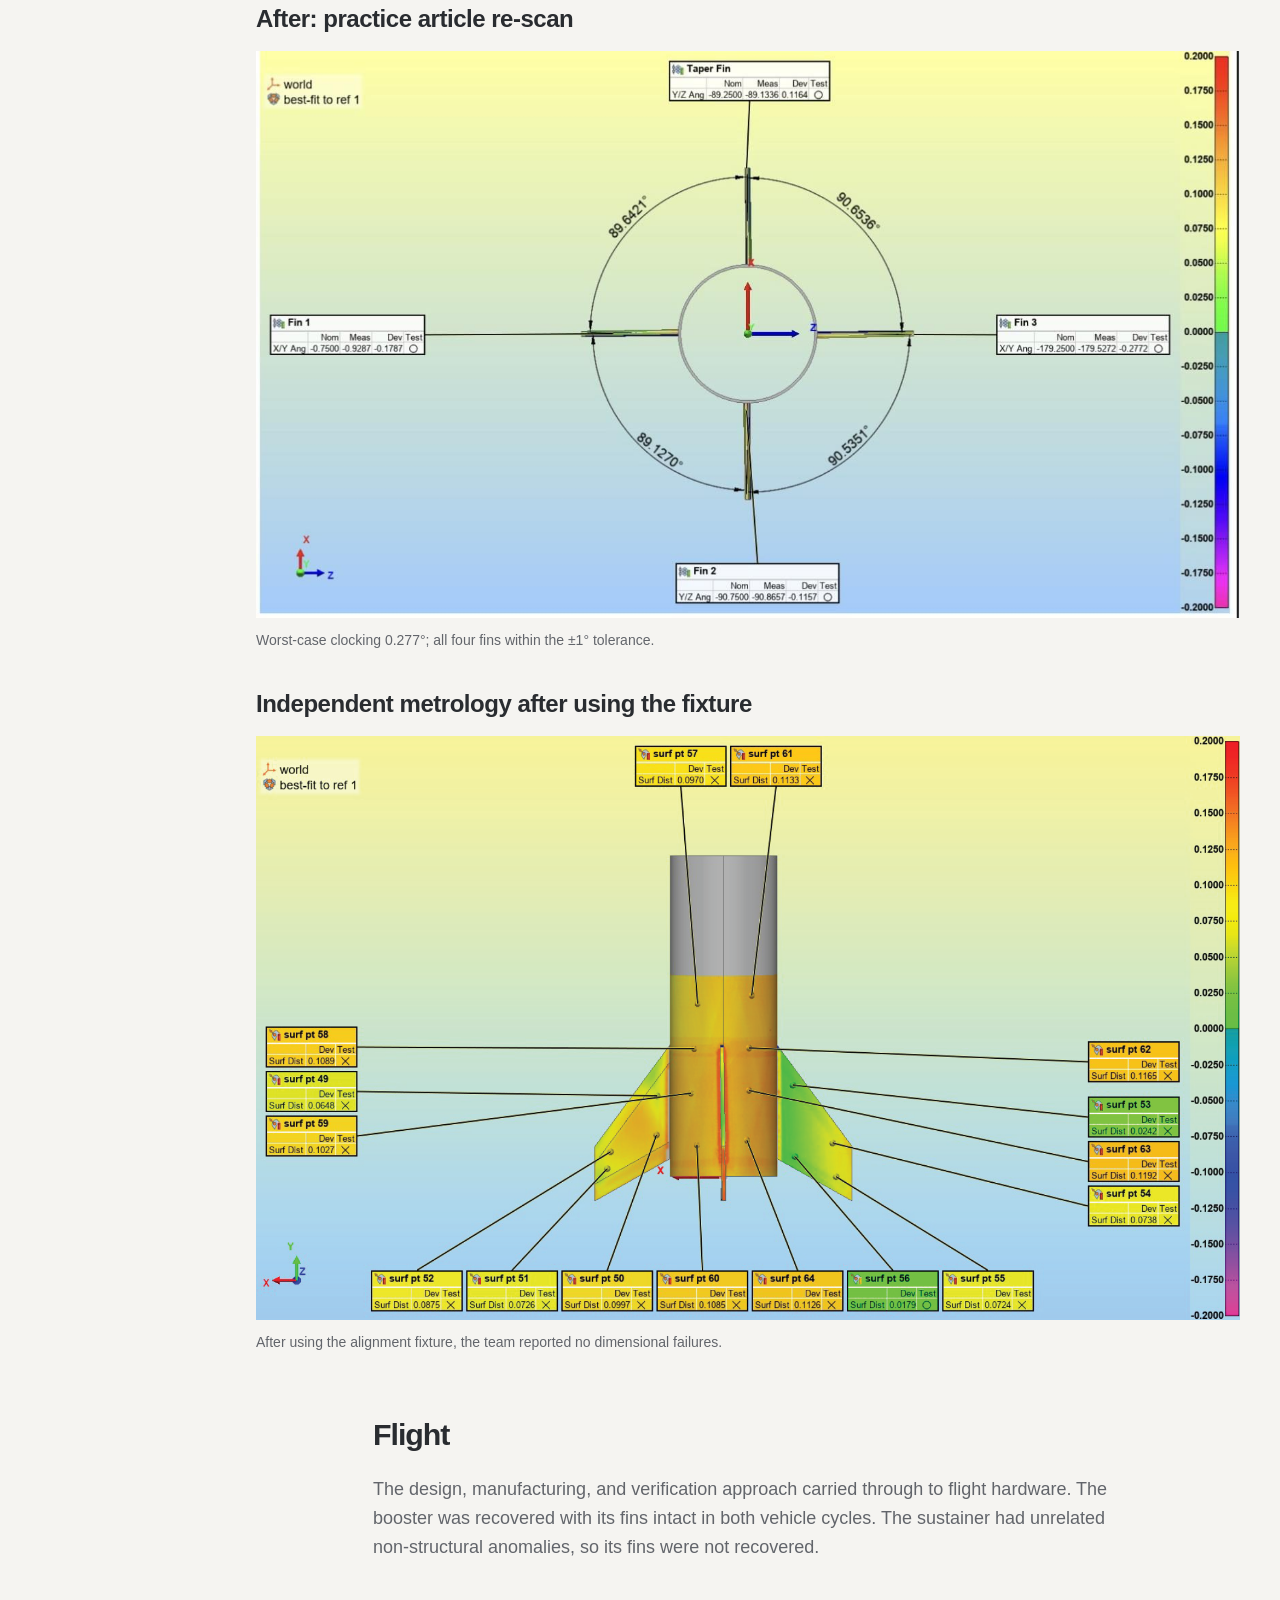
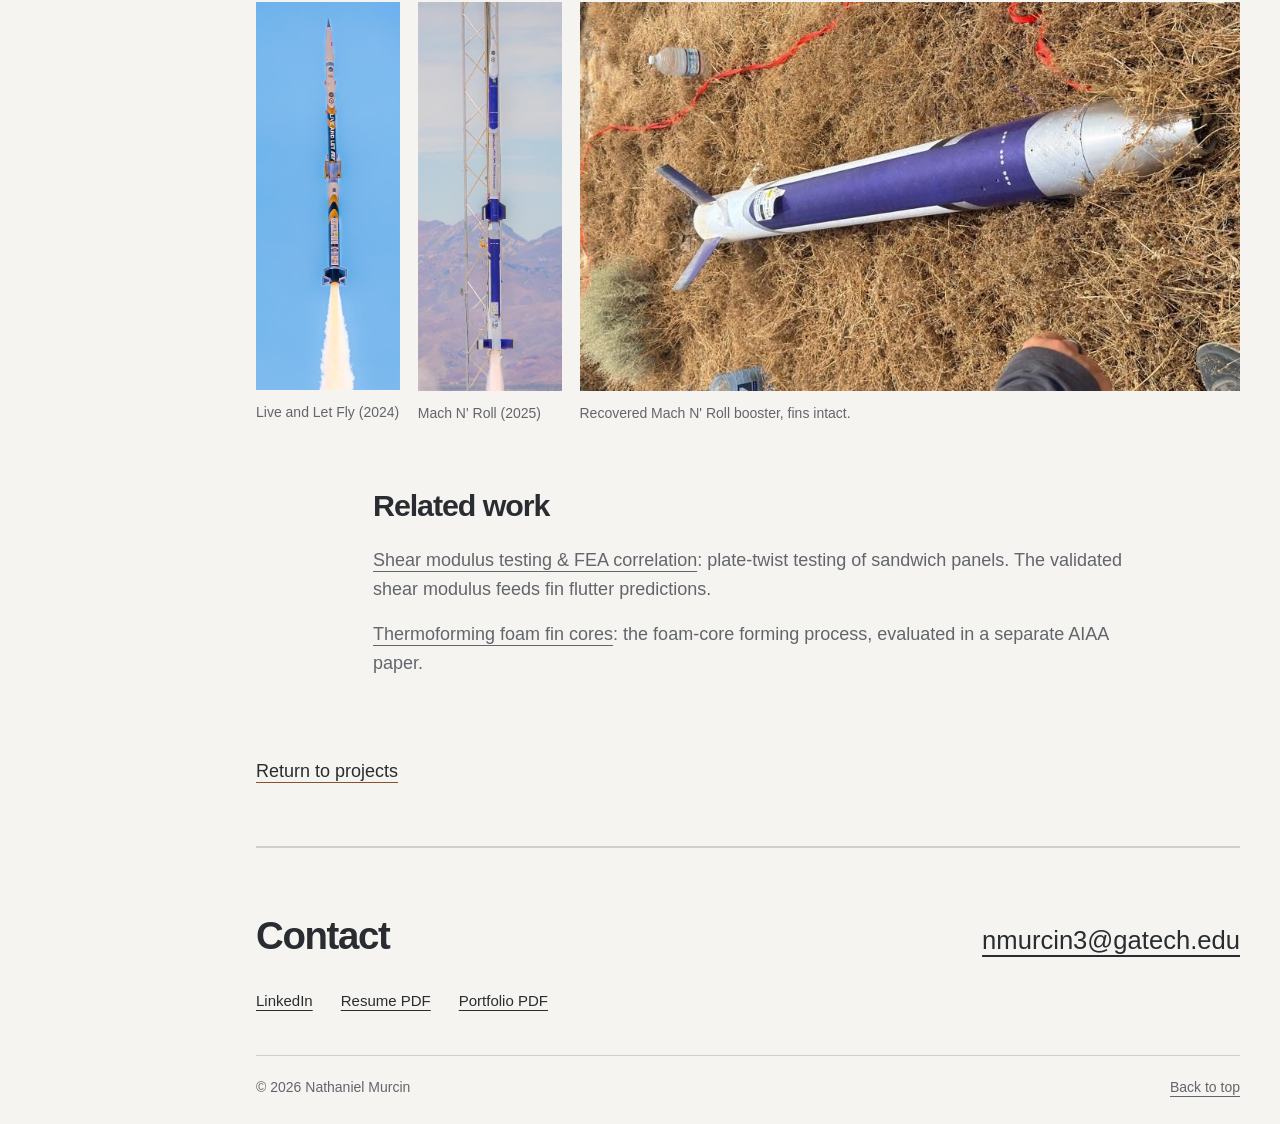
<file: projects/alignment/index.html>
<!doctype html>
<html lang="en">
<head>
<meta charset="utf-8"><meta name="viewport" content="width=device-width, initial-scale=1">
<title>Composite rocket fin development | Nathaniel Murcin</title>
<meta name="robots" content="noindex">
<link rel="canonical" href="https://nmurcin.github.io/projects/fin-development/">
<meta http-equiv="refresh" content="0; url=../fin-development/#tooling">
<script>location.replace('../fin-development/#tooling');</script>
</head>
<body><p>The fin-alignment tooling case study is now part of <a href="../fin-development/#tooling">Composite rocket fin development</a>.</p></body>
</html>
</file>
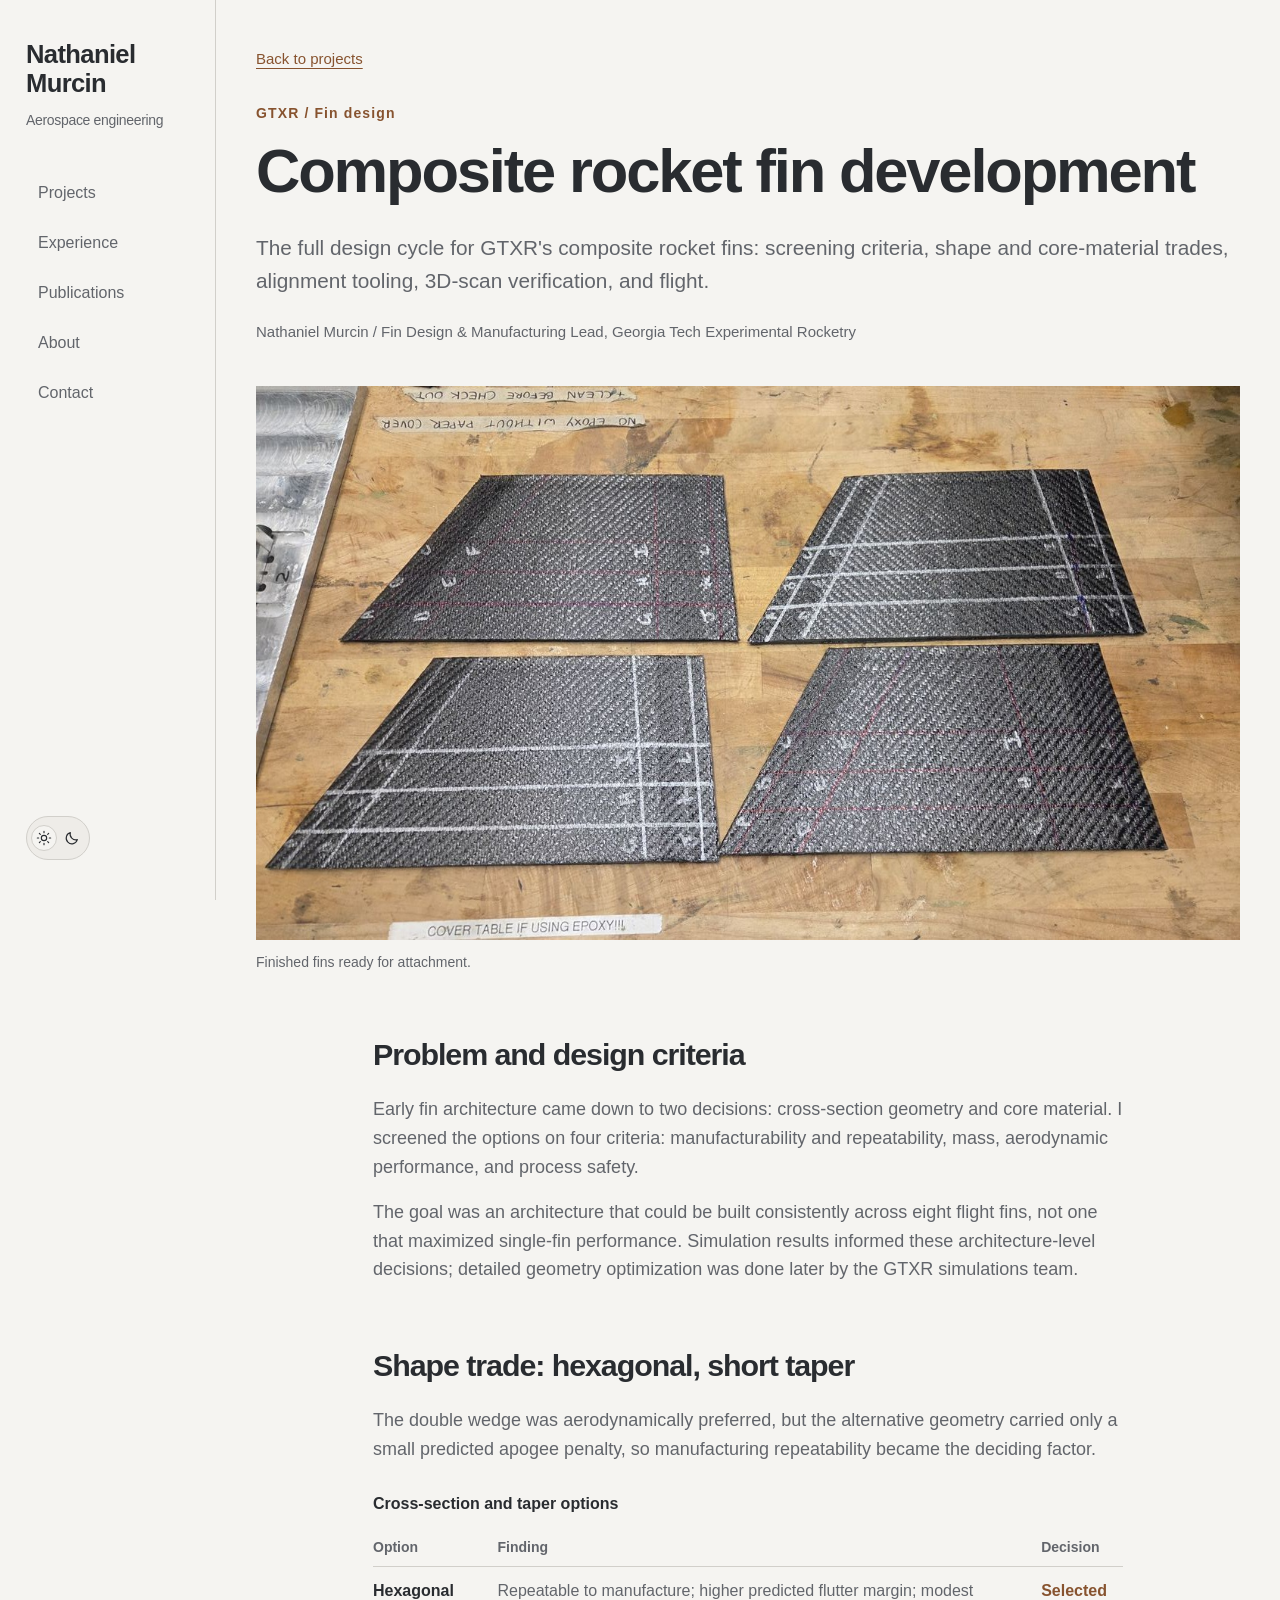
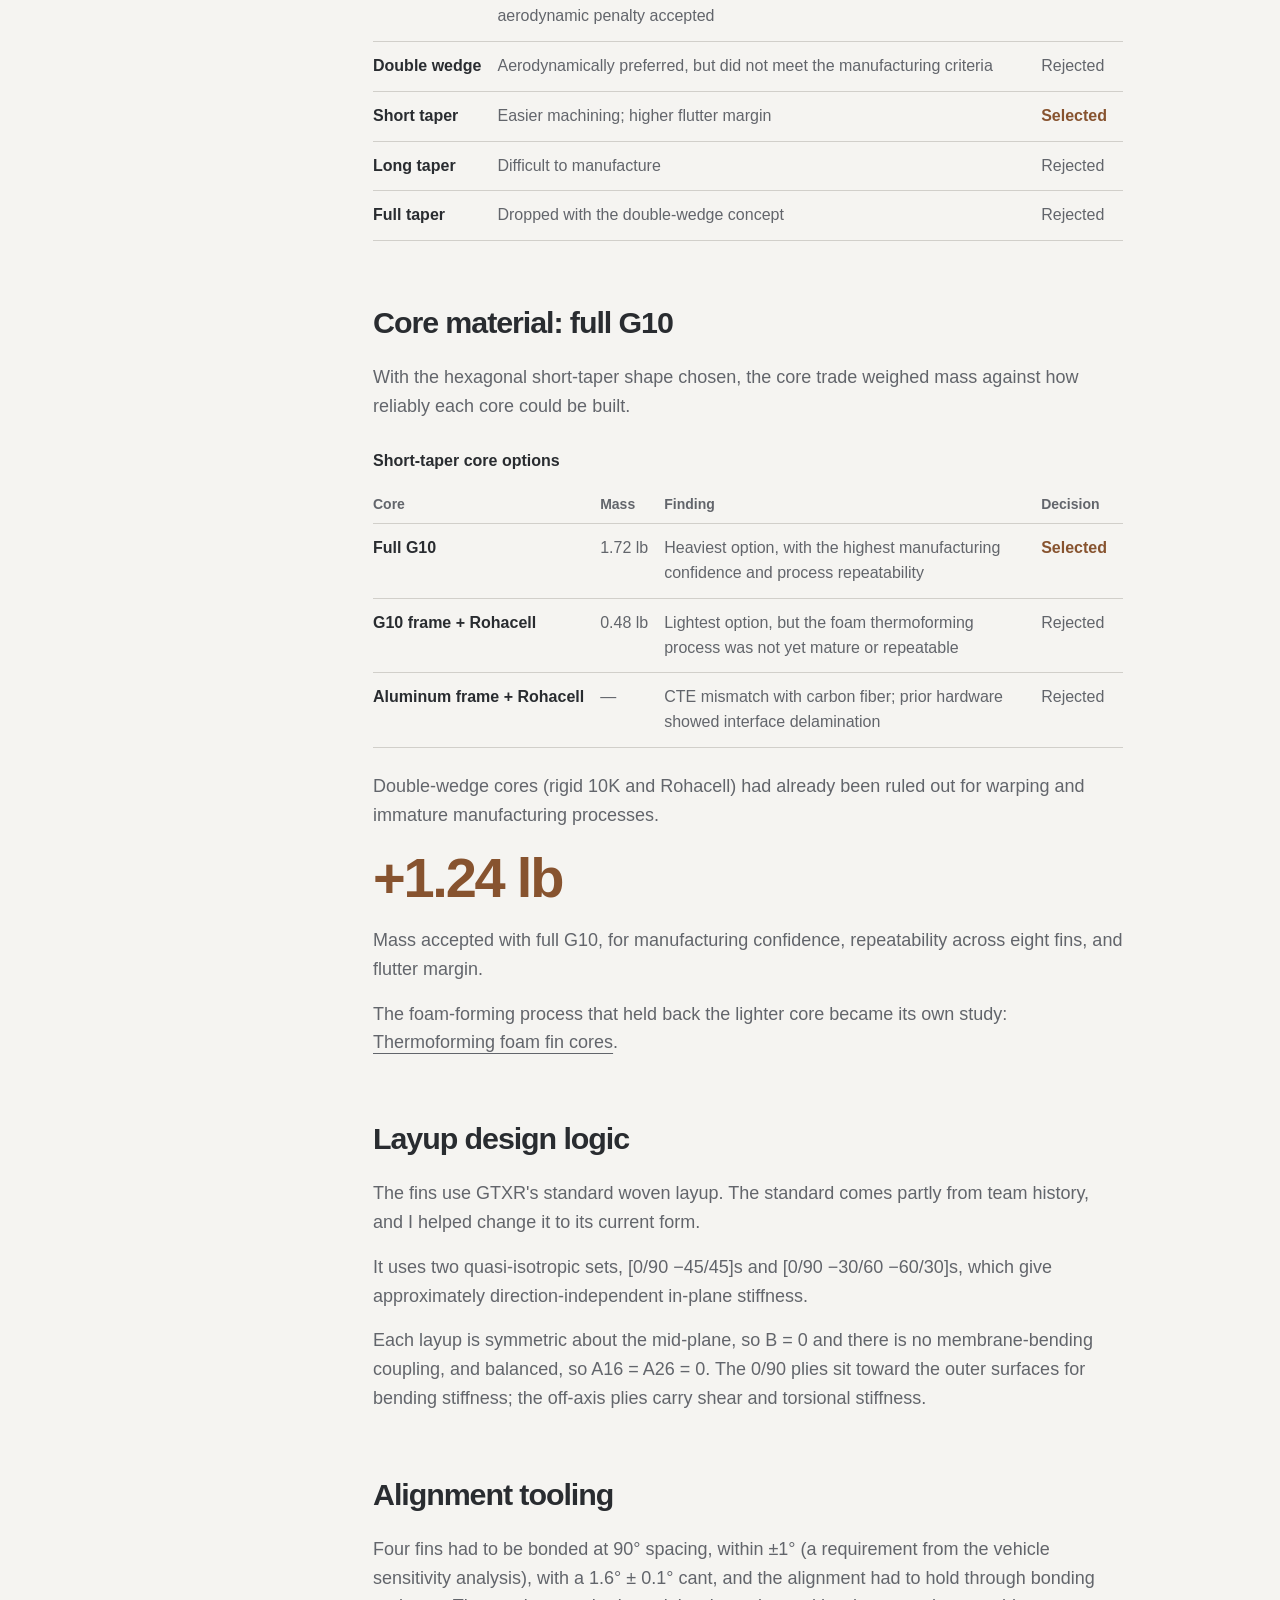
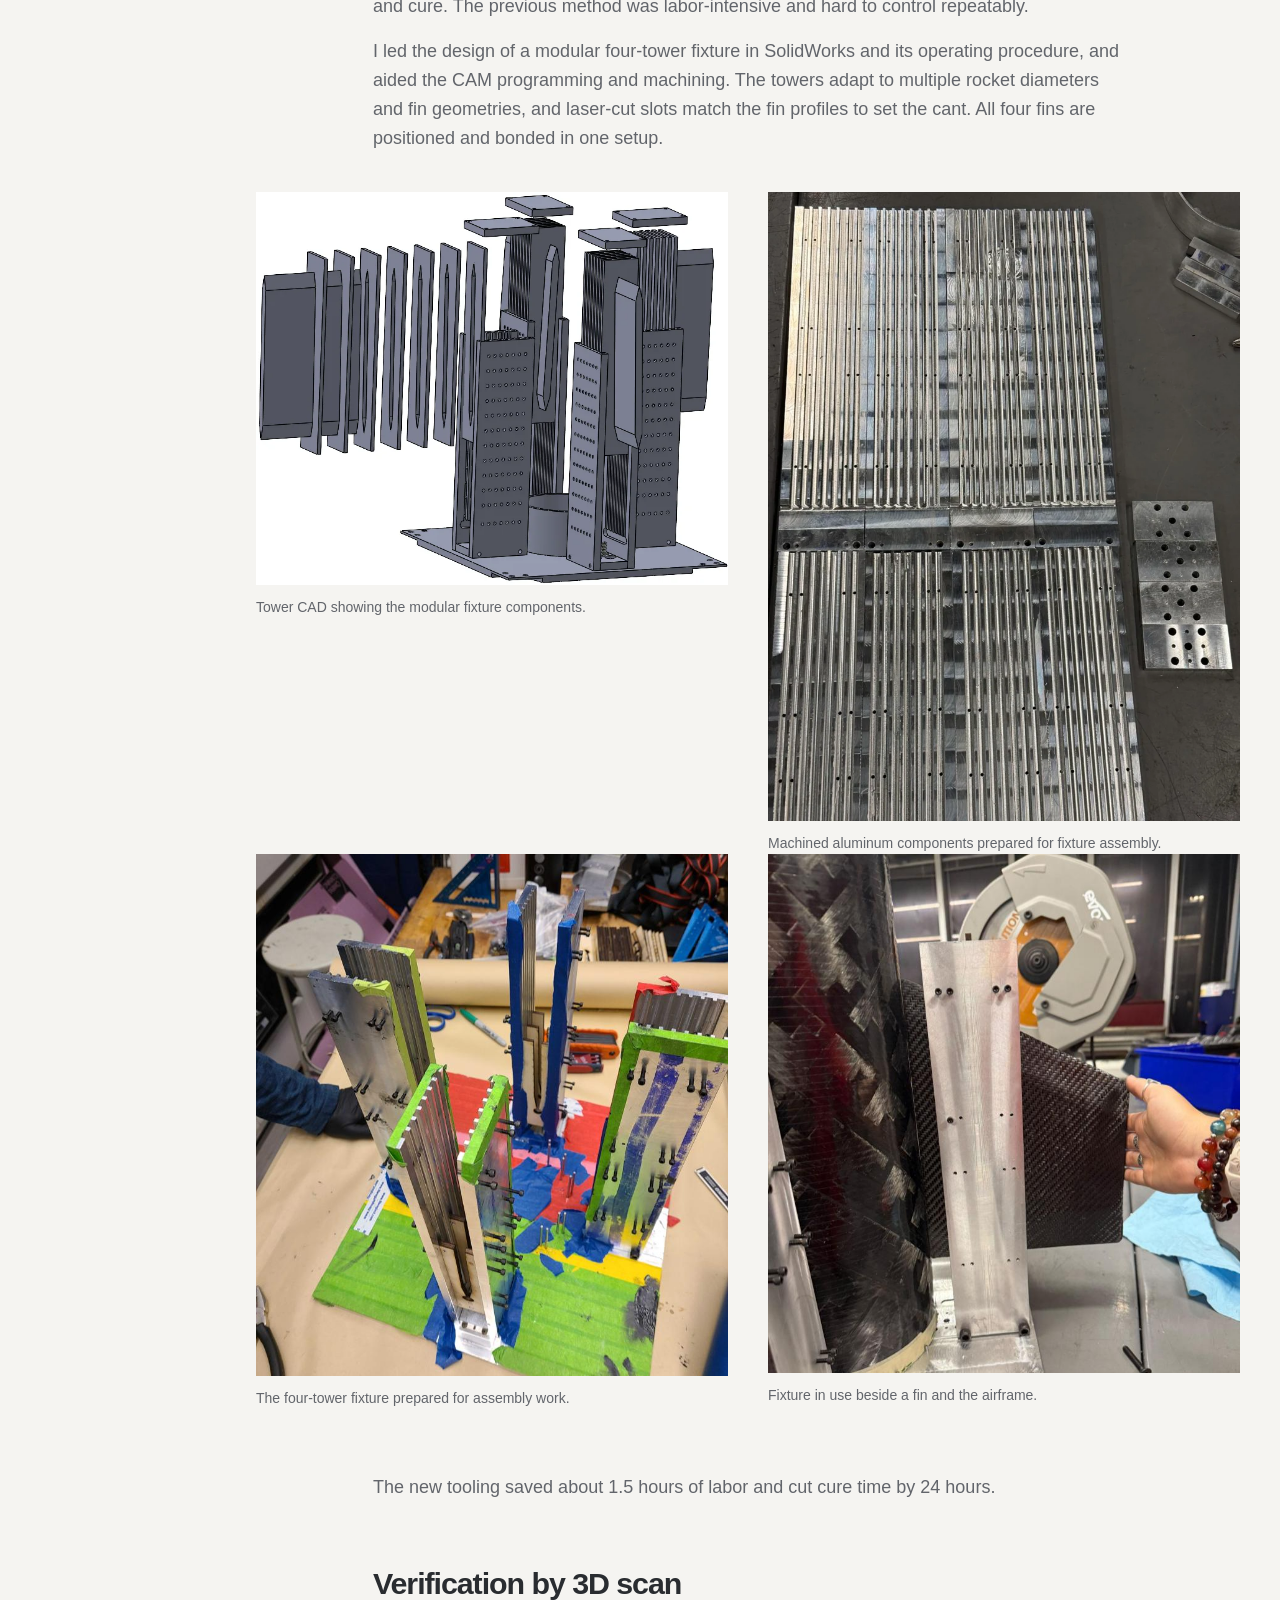
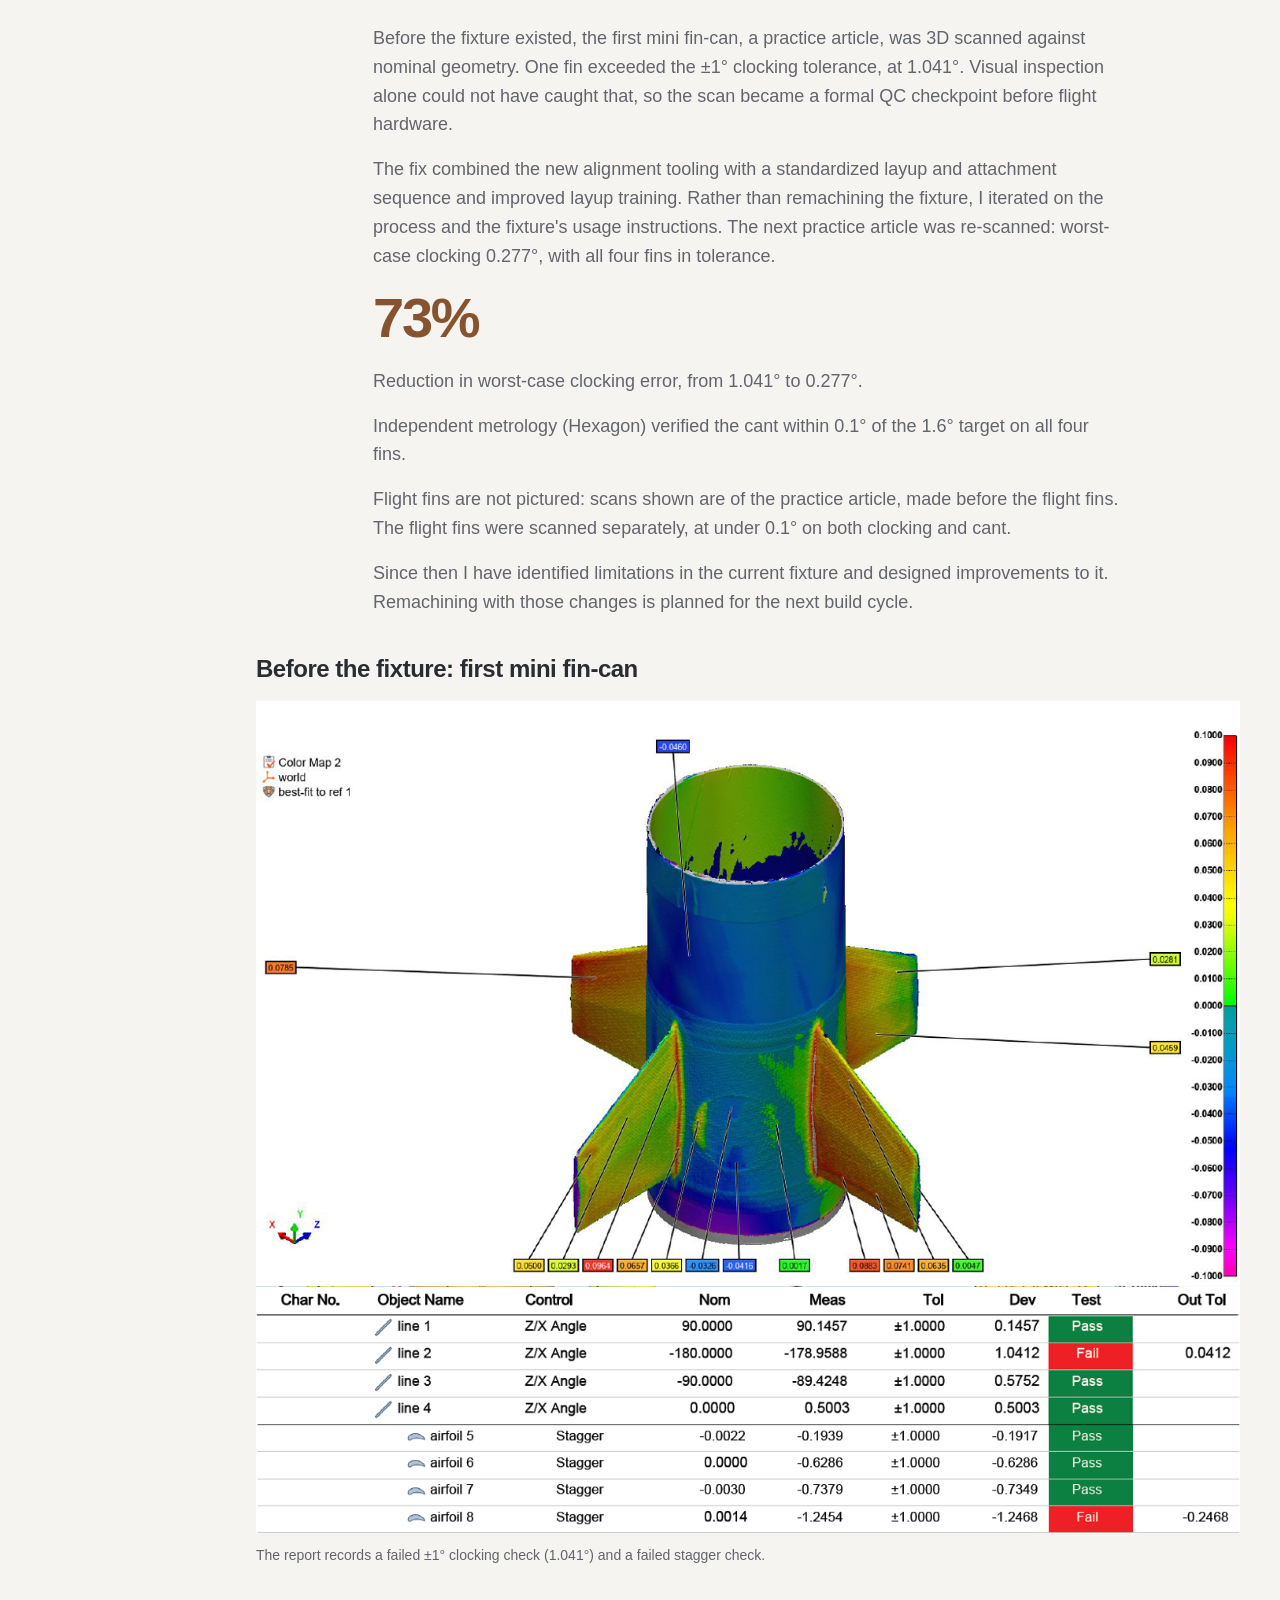
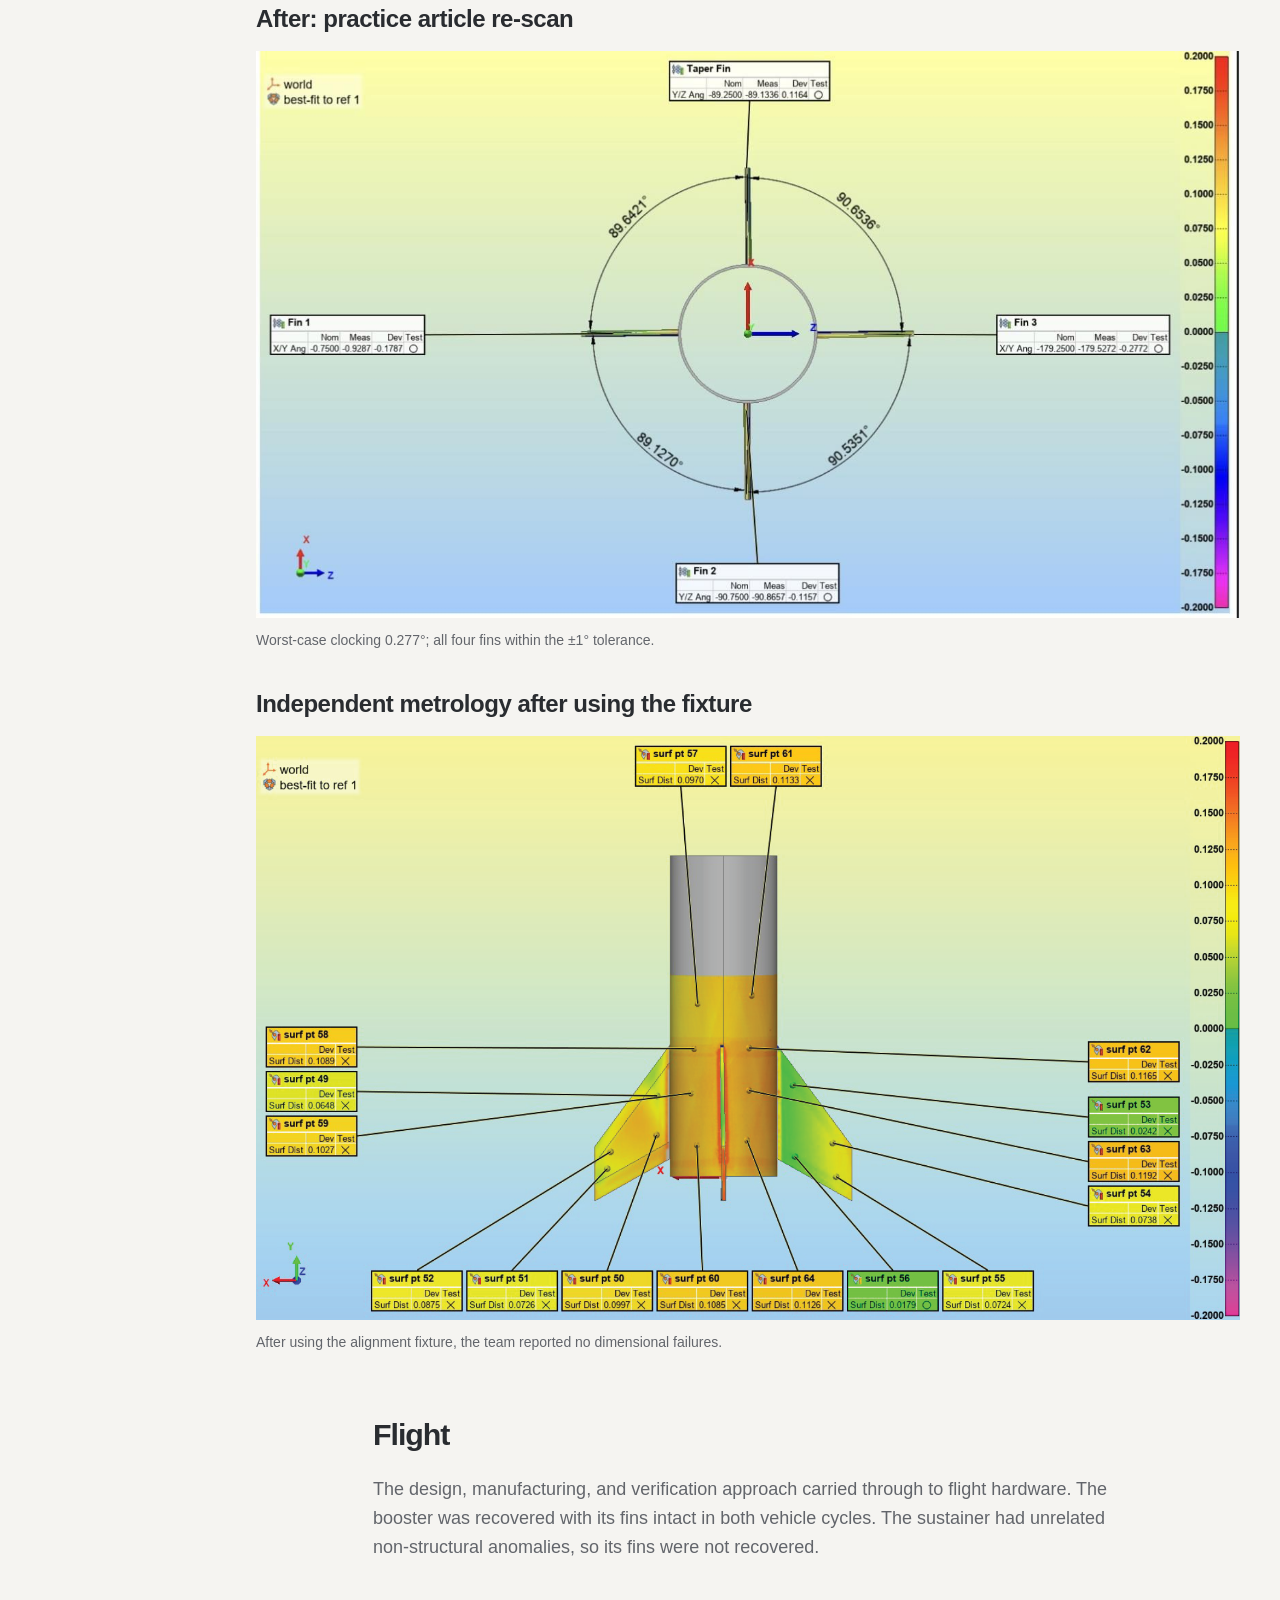
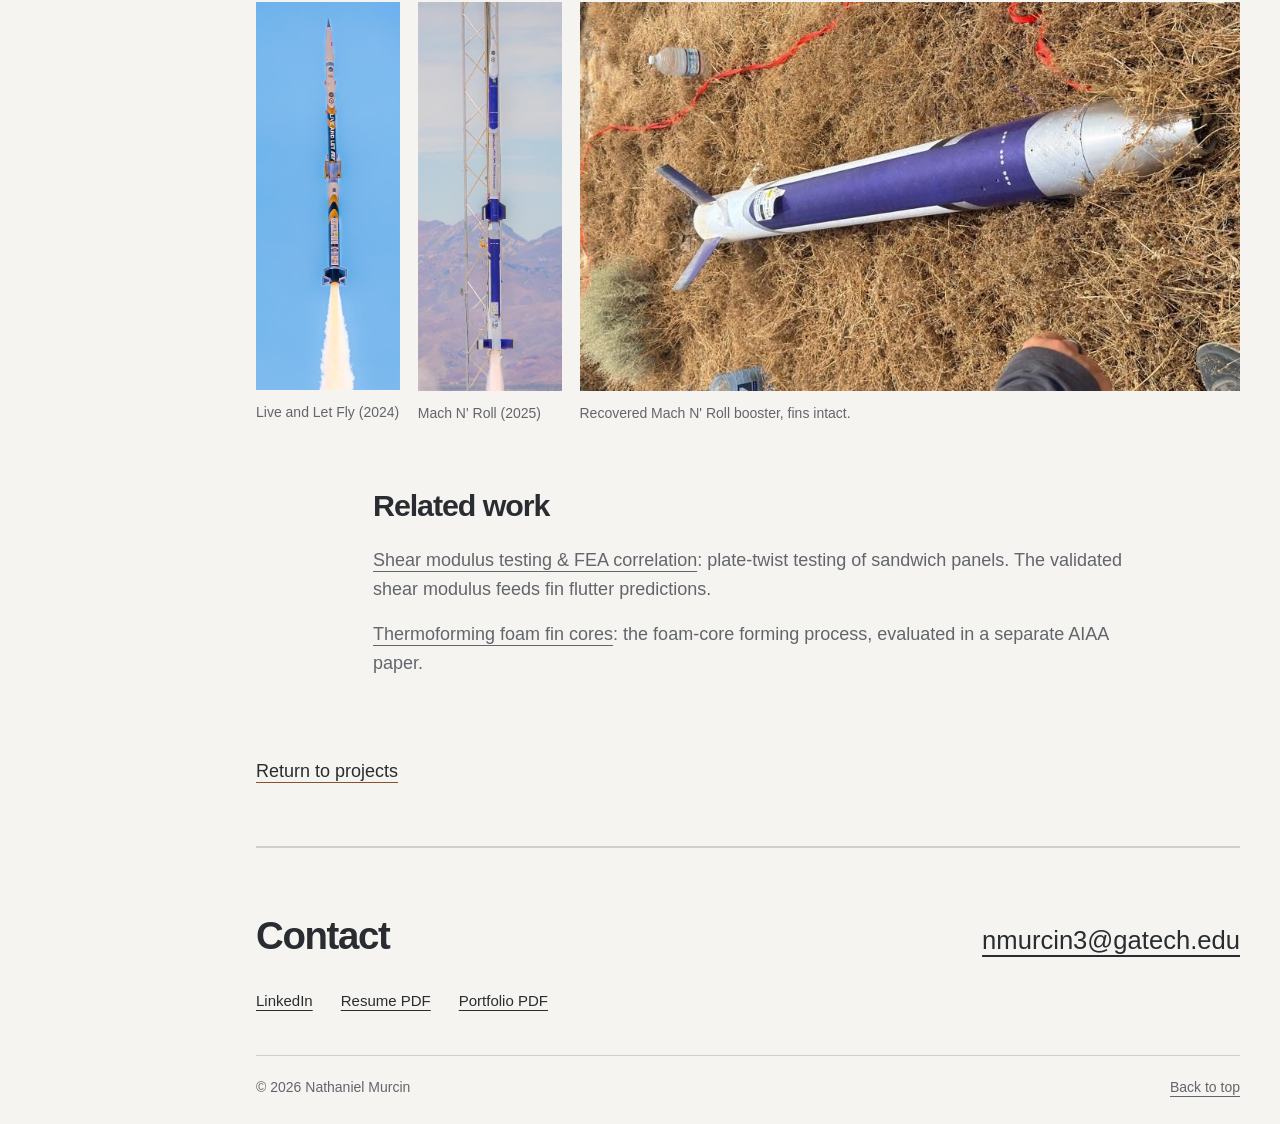
<file: projects/fin-development/index.html>
<!doctype html>
<html lang="en" data-theme="light">
<head>
<meta charset="utf-8"><meta name="viewport" content="width=device-width, initial-scale=1">
<meta name="google-site-verification" content="puXqQdYOni_7Xcv1-quEOG1gan9JZYwJJ6wjmhf37nc">
<title>Composite rocket fin development | Nathaniel Murcin</title>
<meta name="description" content="The full design cycle for GTXR&#x27;s composite rocket fins: screening criteria, shape and core-material trades, alignment tooling, 3D-scan verification, and flight.">
<link rel="canonical" href="https://nmurcin.github.io/projects/fin-development/"><meta name="theme-color" content="#fafaf7">
<meta property="og:type" content="website"><meta property="og:title" content="Composite rocket fin development | Nathaniel Murcin"><meta property="og:description" content="The full design cycle for GTXR&#x27;s composite rocket fins: screening criteria, shape and core-material trades, alignment tooling, 3D-scan verification, and flight."><meta property="og:url" content="https://nmurcin.github.io/projects/fin-development/"><meta property="og:site_name" content="Nathaniel Murcin">
<meta property="og:image" content="https://nmurcin.github.io/assets/projects/alignment-jig/on-airframe.jpg"><meta property="og:image:width" content="564"><meta property="og:image:height" content="713"><meta property="og:image:alt" content="Composite rocket fin development">
<meta name="twitter:card" content="summary"><meta name="twitter:title" content="Composite rocket fin development | Nathaniel Murcin"><meta name="twitter:description" content="The full design cycle for GTXR&#x27;s composite rocket fins: screening criteria, shape and core-material trades, alignment tooling, 3D-scan verification, and flight."><meta name="twitter:image" content="https://nmurcin.github.io/assets/projects/alignment-jig/on-airframe.jpg">
<link rel="icon" href="/assets/favicon.svg" type="image/svg+xml"><link rel="icon" href="/favicon.ico" sizes="any"><link rel="stylesheet" href="../../styles.css">
<script>try{document.documentElement.dataset.theme=localStorage.getItem('theme')||(matchMedia('(prefers-color-scheme: dark)').matches?'dark':'light')}catch(e){}document.documentElement.classList.add('js');</script>
<script type="application/ld+json">{"@context":"https://schema.org","@type":"ProfilePage","mainEntity":{"@type":"Person","name":"Nathaniel Murcin","url":"https://nmurcin.github.io/","email":"mailto:nmurcin3@gatech.edu","jobTitle":"Aerospace Engineering Student","affiliation":{"@type":"CollegeOrUniversity","name":"Georgia Institute of Technology"},"knowsAbout":["Fluid systems","Mechanical design","Structural analysis","Flight hardware","Experimental testing","Composites manufacturing"],"sameAs":["https://www.linkedin.com/in/nathaniel-murcin/","https://github.com/nmurcin"]}}</script>
</head>
<body data-base="../../"><a class="skip-link" href="#main">Skip to content</a><header class="site-header"><div class="wrap header-inner"><a class="brand" href="../../index.html#top"><span class="brand-name">Nathaniel Murcin</span><span class="brand-role">Aerospace engineering</span></a><nav id="navigation" aria-label="Main navigation"><a href="../../index.html#work">Projects</a><a href="../../index.html#experience">Experience</a><a href="../../index.html#publications">Publications</a><a href="../../index.html#about">About</a><a href="../../index.html#contact">Contact</a></nav><div class="nav-controls"><button id="menu-toggle" type="button" aria-controls="navigation" aria-expanded="false">Menu</button><button id="theme-toggle" class="theme-switch" type="button" role="switch" aria-checked="false" aria-label="Dark mode" title="Switch to dark mode"><span class="theme-thumb" aria-hidden="true"></span><svg class="theme-sun" viewBox="0 0 24 24" aria-hidden="true"><circle cx="12" cy="12" r="4"></circle><path d="M12 2v2m0 16v2M2 12h2m16 0h2M5 5l1.5 1.5m11 11L19 19M5 19l1.5-1.5m11-11L19 5"></path></svg><svg class="theme-moon" viewBox="0 0 24 24" aria-hidden="true"><path d="M20 14.5A8.5 8.5 0 0 1 9.5 4a8.5 8.5 0 1 0 10.5 10.5Z"></path></svg></button></div></div></header><main id="main" class="case-main wrap"><section class="case-intro" id="top"><a class="back-link" href="../../index.html#work">Back to projects</a><p class="eyebrow">GTXR / Fin design</p><h1>Composite rocket fin development</h1><p class="case-lead">The full design cycle for GTXR&#x27;s composite rocket fins: screening criteria, shape and core-material trades, alignment tooling, 3D-scan verification, and flight.</p><p class="metadata">Nathaniel Murcin / Fin Design &amp; Manufacturing Lead, Georgia Tech Experimental Rocketry</p></section>
<div class="media-group wide-evidence"><figure><a class="image-link" href="../../assets/projects/fin-development/finished-fins.jpg"><img src="../../assets/projects/fin-development/finished-fins.jpg" width="1300" height="732" alt="Four finished carbon fiber fin panels laid out on a bench" loading="eager" decoding="async"></a><figcaption>Finished fins ready for attachment.</figcaption></figure></div>
<section class="case-copy" id="criteria"><h2>Problem and design criteria</h2><p>Early fin architecture came down to two decisions: cross-section geometry and core material. I screened the options on four criteria: manufacturability and repeatability, mass, aerodynamic performance, and process safety.</p><p>The goal was an architecture that could be built consistently across eight flight fins, not one that maximized single-fin performance. Simulation results informed these architecture-level decisions; detailed geometry optimization was done later by the GTXR simulations team.</p></section>
<section class="case-copy" id="shape"><h2>Shape trade: hexagonal, short taper</h2><p>The double wedge was aerodynamically preferred, but the alternative geometry carried only a small predicted apogee penalty, so manufacturing repeatability became the deciding factor.</p><table class="trade-table"><caption>Cross-section and taper options</caption><thead><tr><th scope="col">Option</th><th scope="col">Finding</th><th scope="col">Decision</th></tr></thead><tbody><tr><th scope="row">Hexagonal</th><td data-label="Finding">Repeatable to manufacture; higher predicted flutter margin; modest aerodynamic penalty accepted</td><td data-label="Decision" class="selected">Selected</td></tr><tr><th scope="row">Double wedge</th><td data-label="Finding">Aerodynamically preferred, but did not meet the manufacturing criteria</td><td data-label="Decision">Rejected</td></tr><tr><th scope="row">Short taper</th><td data-label="Finding">Easier machining; higher flutter margin</td><td data-label="Decision" class="selected">Selected</td></tr><tr><th scope="row">Long taper</th><td data-label="Finding">Difficult to manufacture</td><td data-label="Decision">Rejected</td></tr><tr><th scope="row">Full taper</th><td data-label="Finding">Dropped with the double-wedge concept</td><td data-label="Decision">Rejected</td></tr></tbody></table></section>
<section class="case-copy" id="core"><h2>Core material: full G10</h2><p>With the hexagonal short-taper shape chosen, the core trade weighed mass against how reliably each core could be built.</p><table class="trade-table"><caption>Short-taper core options</caption><thead><tr><th scope="col">Core</th><th scope="col">Mass</th><th scope="col">Finding</th><th scope="col">Decision</th></tr></thead><tbody><tr><th scope="row">Full G10</th><td data-label="Mass">1.72 lb</td><td data-label="Finding">Heaviest option, with the highest manufacturing confidence and process repeatability</td><td data-label="Decision" class="selected">Selected</td></tr><tr><th scope="row">G10 frame + Rohacell</th><td data-label="Mass">0.48 lb</td><td data-label="Finding">Lightest option, but the foam thermoforming process was not yet mature or repeatable</td><td data-label="Decision">Rejected</td></tr><tr><th scope="row">Aluminum frame + Rohacell</th><td data-label="Mass">&#8212;</td><td data-label="Finding">CTE mismatch with carbon fiber; prior hardware showed interface delamination</td><td data-label="Decision">Rejected</td></tr></tbody></table><p>Double-wedge cores (rigid 10K and Rohacell) had already been ruled out for warping and immature manufacturing processes.</p><p class="case-metric">+1.24 lb</p><p>Mass accepted with full G10, for manufacturing confidence, repeatability across eight fins, and flutter margin.</p><p>The foam-forming process that held back the lighter core became its own study: <a href="../fins/">Thermoforming foam fin cores</a>.</p></section>
<section class="case-copy" id="layup"><h2>Layup design logic</h2><p>The fins use GTXR's standard woven layup. The standard comes partly from team history, and I helped change it to its current form.</p><p>It uses two quasi-isotropic sets, [0/90 &#8722;45/45]s and [0/90 &#8722;30/60 &#8722;60/30]s, which give approximately direction-independent in-plane stiffness.</p><p>Each layup is symmetric about the mid-plane, so B = 0 and there is no membrane-bending coupling, and balanced, so A16 = A26 = 0. The 0/90 plies sit toward the outer surfaces for bending stiffness; the off-axis plies carry shear and torsional stiffness.</p></section>
<!-- Q2 answered 2026-11-01: the leading-edge TPS analysis was not Nathaniel's. Do not present it as his work anywhere on the site. -->
<section class="case-copy" id="tooling"><span id="alignment" class="anchor"></span><h2>Alignment tooling</h2><p>Four fins had to be bonded at 90&#176; spacing, within &#177;1&#176; (a requirement from the vehicle sensitivity analysis), with a 1.6&#176; &#177; 0.1&#176; cant, and the alignment had to hold through bonding and cure. The previous method was labor-intensive and hard to control repeatably.</p><p>I led the design of a modular four-tower fixture in SolidWorks and its operating procedure, and aided the CAM programming and machining. The towers adapt to multiple rocket diameters and fin geometries, and laser-cut slots match the fin profiles to set the cant. All four fins are positioned and bonded in one setup.</p></section>
<div class="media-group evidence-pair"><figure><a class="image-link" href="../../assets/projects/alignment-jig/cad.webp"><img src="../../assets/projects/alignment-jig/cad.webp" width="793" height="660" alt="Exploded CAD of modular tower components" loading="lazy" decoding="async"></a><figcaption>Tower CAD showing the modular fixture components.</figcaption></figure><figure class="tall-evidence"><a class="image-link" href="../../assets/projects/alignment-jig/machined-parts.webp"><img src="../../assets/projects/alignment-jig/machined-parts.webp" width="800" height="1066" alt="Machined aluminum alignment components" loading="lazy" decoding="async"></a><figcaption>Machined aluminum components prepared for fixture assembly.</figcaption></figure></div>
<div class="media-group evidence-pair"><figure class="tall-evidence"><a class="image-link" href="../../assets/projects/alignment-jig/setup.jpg"><img src="../../assets/projects/alignment-jig/setup.jpg" width="759" height="839" alt="Fixture prepared for fin assembly" loading="lazy" decoding="async"></a><figcaption>The four-tower fixture prepared for assembly work.</figcaption></figure><figure class="tall-evidence"><a class="image-link" href="../../assets/projects/alignment-jig/in-use.jpg"><img src="../../assets/projects/alignment-jig/in-use.jpg" width="764" height="839" alt="Fixture constraining a fin on the airframe" loading="lazy" decoding="async"></a><figcaption>Fixture in use beside a fin and the airframe.</figcaption></figure></div>
<section class="case-copy"><p>The new tooling saved about 1.5 hours of labor and cut cure time by 24 hours.</p></section>
<section class="case-copy" id="verification"><h2>Verification by 3D scan</h2><p>Before the fixture existed, the first mini fin-can, a practice article, was 3D scanned against nominal geometry. One fin exceeded the &#177;1&#176; clocking tolerance, at 1.041&#176;. Visual inspection alone could not have caught that, so the scan became a formal QC checkpoint before flight hardware.</p><p>The fix combined the new alignment tooling with a standardized layup and attachment sequence and improved layup training. Rather than remachining the fixture, I iterated on the process and the fixture's usage instructions. The next practice article was re-scanned: worst-case clocking 0.277&#176;, with all four fins in tolerance.</p><p class="case-metric">73%</p><p>Reduction in worst-case clocking error, from 1.041&#176; to 0.277&#176;.</p><p>Independent metrology (Hexagon) verified the cant within 0.1&#176; of the 1.6&#176; target on all four fins.</p><p>Flight fins are not pictured: scans shown are of the practice article, made before the flight fins. The flight fins were scanned separately, at under 0.1&#176; on both clocking and cant.</p><p>Since then I have identified limitations in the current fixture and designed improvements to it. Remachining with those changes is planned for the next build cycle.</p></section>
<div class="media-group report-comparison"><figure><h3 class="report-heading">Before the fixture: first mini fin-can</h3><a class="image-link" href="../../assets/projects/alignment-jig/alignment-before.png"><img src="../../assets/projects/alignment-jig/alignment-before.png" width="1250" height="1057" alt="Inspection report showing a failed clocking check and a failed stagger check" loading="lazy" decoding="async"></a><figcaption>The report records a failed &#177;1&#176; clocking check (1.041&#176;) and a failed stagger check.</figcaption></figure><figure><h3 class="report-heading">After: practice article re-scan</h3><a class="image-link" href="../../assets/projects/fin-development/clocking-rescan.jpg"><img src="../../assets/projects/fin-development/clocking-rescan.jpg" width="1440" height="830" alt="3D scan clocking report of the practice fin can, all fins within tolerance" loading="lazy" decoding="async"></a><figcaption>Worst-case clocking 0.277&#176;; all four fins within the &#177;1&#176; tolerance.</figcaption></figure><figure><h3 class="report-heading">Independent metrology after using the fixture</h3><a class="image-link" href="../../assets/projects/alignment-jig/alignment-after.png"><img src="../../assets/projects/alignment-jig/alignment-after.png" width="1627" height="966" alt="Inspection report of a fin assembly aligned using the fixture" loading="lazy" decoding="async"></a><figcaption>After using the alignment fixture, the team reported no dimensional failures.</figcaption></figure></div>
<section class="case-copy" id="flight"><h2>Flight</h2><p>The design, manufacturing, and verification approach carried through to flight hardware. The booster was recovered with its fins intact in both vehicle cycles. The sustainer had unrelated non-structural anomalies, so its fins were not recovered.</p></section>
<div class="media-group flight-gallery"><figure><a class="image-link" href="../../assets/projects/fin-development/live-and-let-fly-2024.jpg"><img src="../../assets/projects/fin-development/live-and-let-fly-2024.jpg" width="358" height="967" alt="Live and Let Fly rocket in flight against a blue sky" loading="lazy" decoding="async"></a><figcaption>Live and Let Fly (2024)</figcaption></figure><figure><a class="image-link" href="../../assets/projects/fin-development/mach-n-roll-2025.jpg"><img src="../../assets/projects/fin-development/mach-n-roll-2025.jpg" width="357" height="967" alt="Mach N&#x27; Roll rocket leaving the launch tower" loading="lazy" decoding="async"></a><figcaption>Mach N' Roll (2025)</figcaption></figure><figure class="flight-wide"><a class="image-link" href="../../assets/projects/fin-development/recovered-mnr-booster.jpg"><img src="../../assets/projects/fin-development/recovered-mnr-booster.jpg" width="855" height="504" alt="Recovered Mach N&#x27; Roll booster lying in desert brush with fins intact" loading="lazy" decoding="async"></a><figcaption>Recovered Mach N' Roll booster, fins intact.</figcaption></figure></div>
<section class="case-copy" id="related"><h2>Related work</h2><p><a href="../shear/">Shear modulus testing &amp; FEA correlation</a>: plate-twist testing of sandwich panels. The validated shear modulus feeds fin flutter predictions.</p><p><a href="../fins/">Thermoforming foam fin cores</a>: the foam-core forming process, evaluated in a separate AIAA paper.</p></section><div class="case-return"><a href="../../index.html#work">Return to projects</a></div></main><footer class="site-footer wrap" id="contact"><div><h2>Contact</h2><a class="email" href="mailto:nmurcin3@gatech.edu">nmurcin3@gatech.edu</a></div><div class="footer-links"><a href="https://www.linkedin.com/in/nathaniel-murcin/">LinkedIn</a><a href="../../resume.pdf" target="_blank" rel="noopener">Resume PDF</a><a href="../../portfolio/Nathaniel_Murcin_Portfolio_Full.pdf" target="_blank" rel="noopener">Portfolio PDF</a></div><div class="footer-bottom"><p>&copy; <span id="year">2026</span> Nathaniel Murcin</p><a href="#top">Back to top</a></div></footer><dialog id="lightbox" aria-labelledby="lightbox-caption"><div class="lightbox-top"><span id="lightbox-count"></span><button id="lightbox-close" type="button">Close</button></div><img id="lightbox-image" alt=""><div class="lightbox-bottom"><button id="lightbox-prev" type="button">Previous</button><p id="lightbox-caption"></p><button id="lightbox-next" type="button">Next</button></div></dialog><script src="../../assets/project-media.js"></script><script src="../../script.js"></script></body></html>
</file>
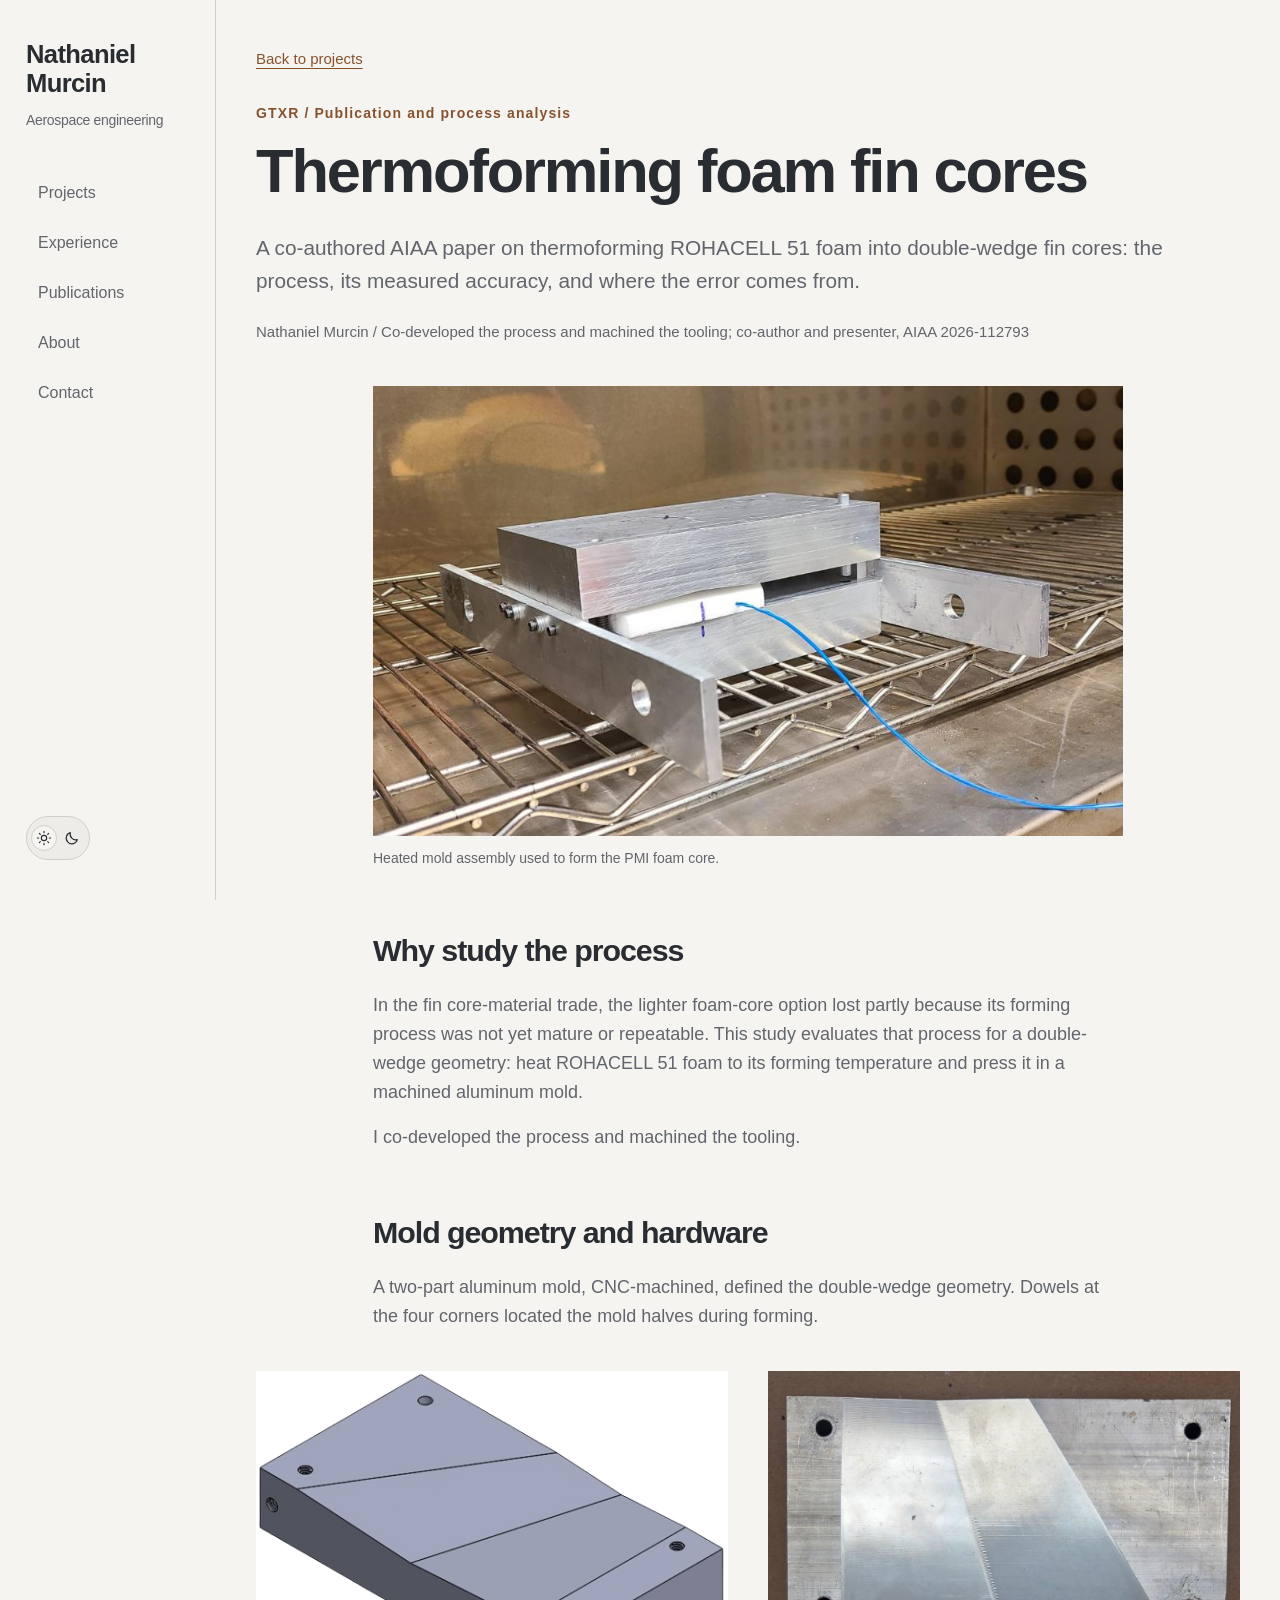
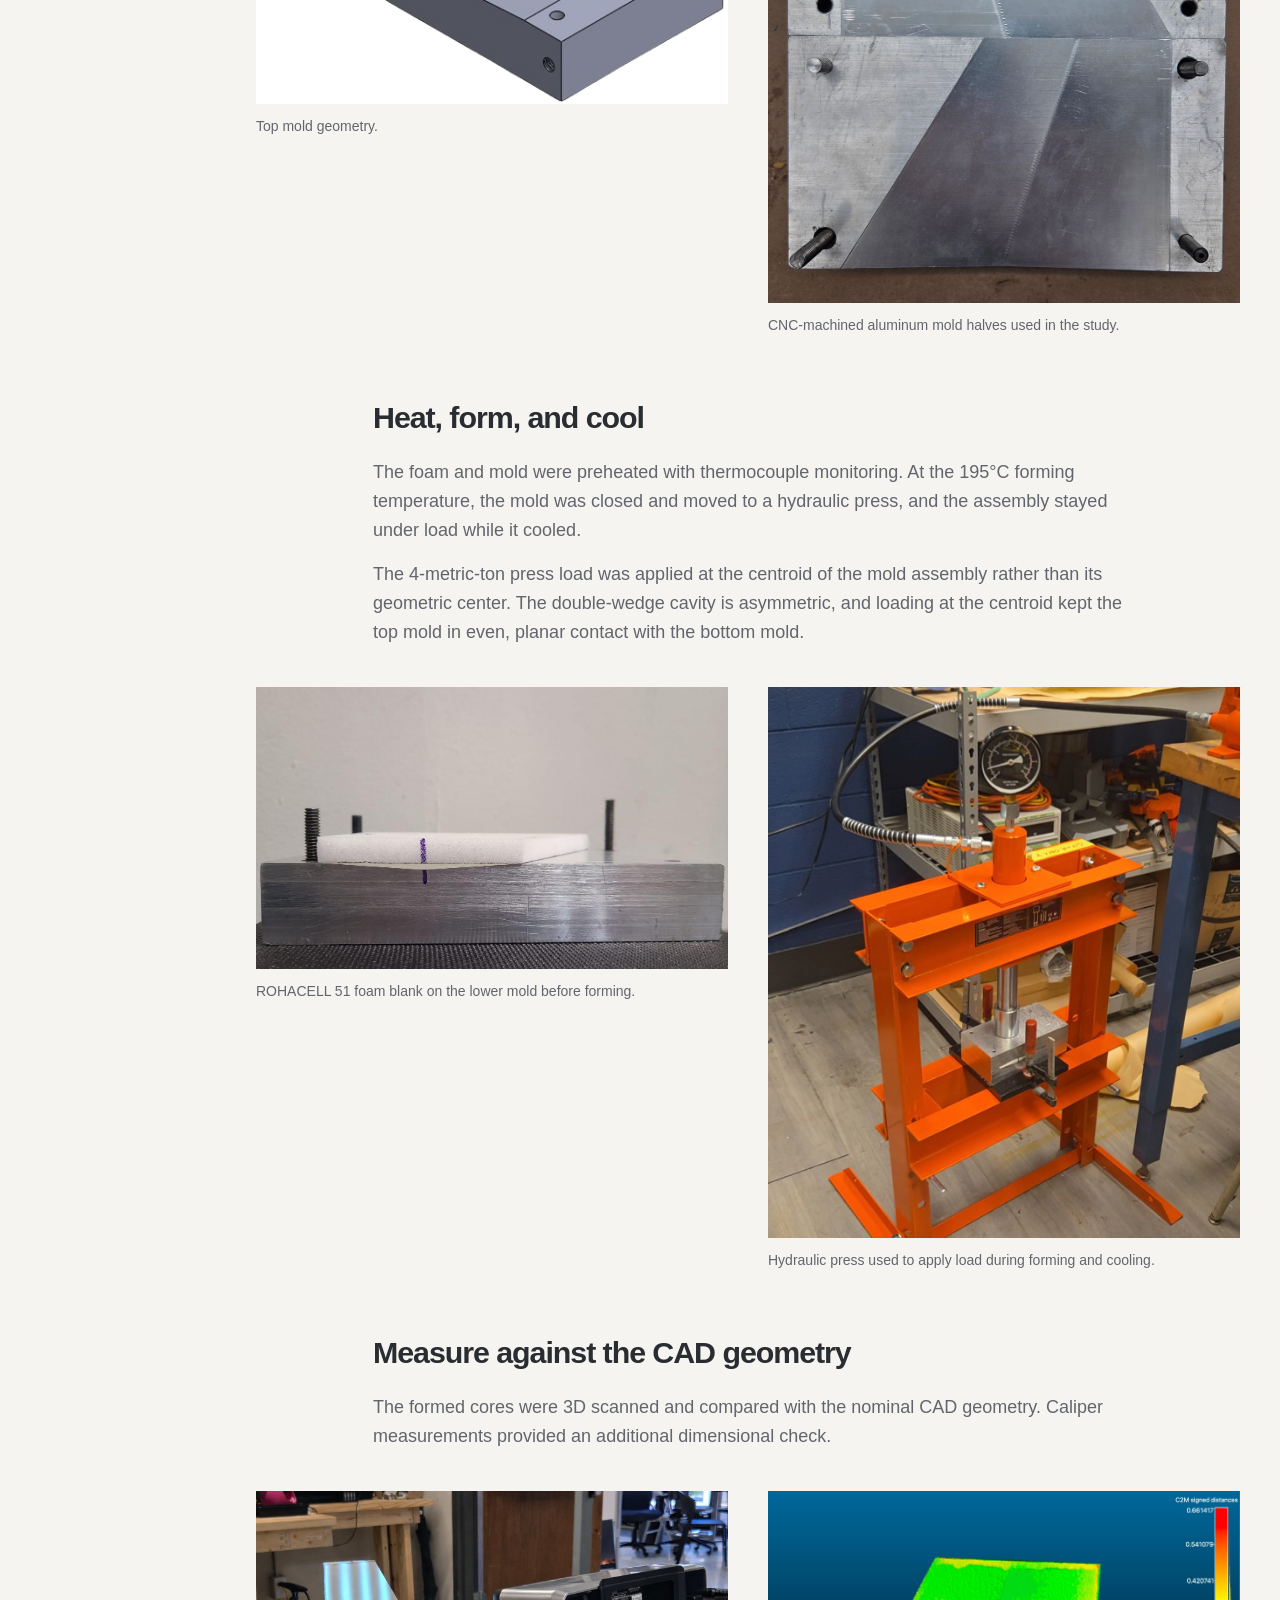
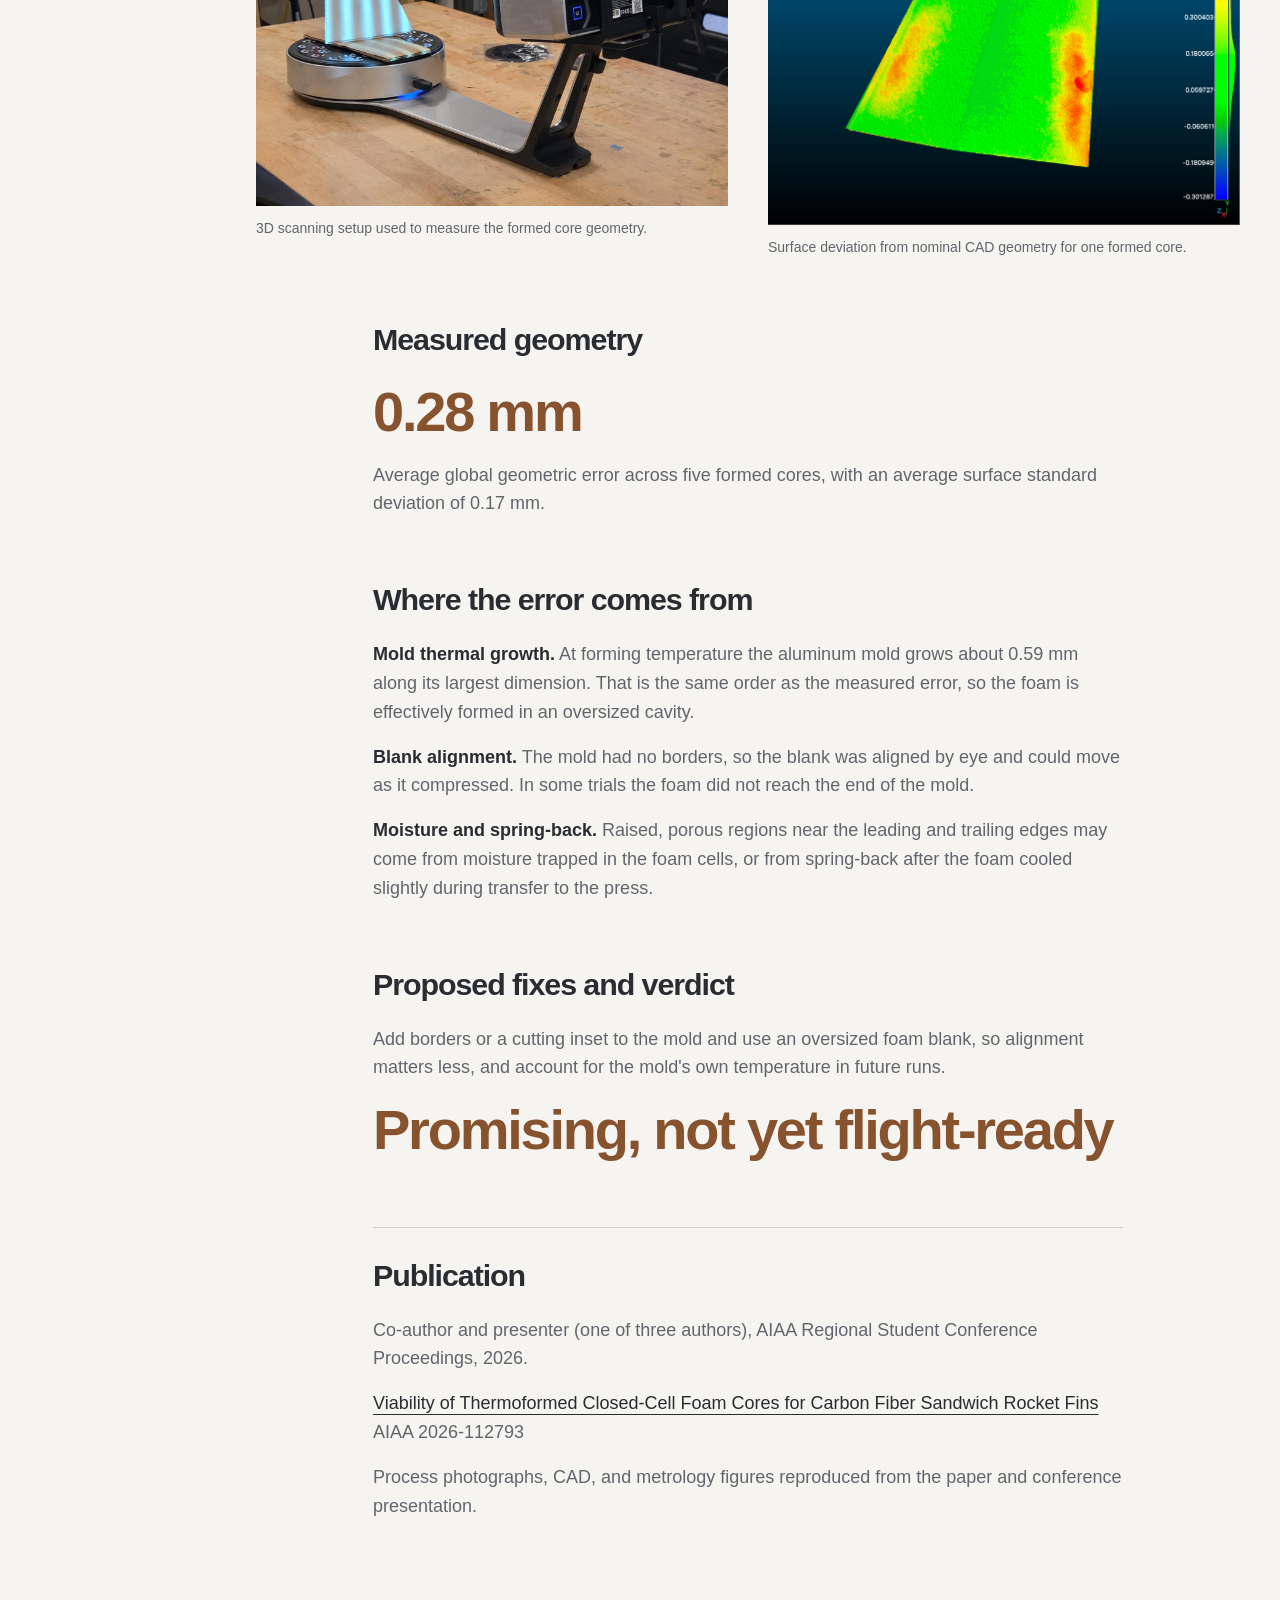
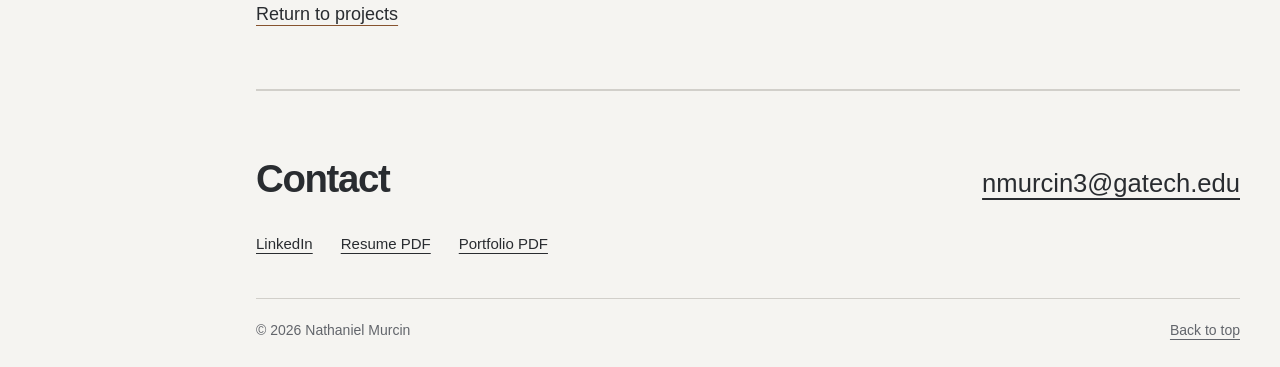
<file: projects/fins/index.html>
<!doctype html>
<html lang="en" data-theme="light">
<head>
<meta charset="utf-8"><meta name="viewport" content="width=device-width, initial-scale=1">
<meta name="google-site-verification" content="puXqQdYOni_7Xcv1-quEOG1gan9JZYwJJ6wjmhf37nc">
<title>Thermoforming foam fin cores | Nathaniel Murcin</title>
<meta name="description" content="A co-authored AIAA paper on thermoforming ROHACELL 51 foam into double-wedge fin cores: the process, its measured accuracy, and where the error comes from.">
<link rel="canonical" href="https://nmurcin.github.io/projects/fins/"><meta name="theme-color" content="#fafaf7">
<meta property="og:type" content="website"><meta property="og:title" content="Thermoforming foam fin cores | Nathaniel Murcin"><meta property="og:description" content="A co-authored AIAA paper on thermoforming ROHACELL 51 foam into double-wedge fin cores: the process, its measured accuracy, and where the error comes from."><meta property="og:url" content="https://nmurcin.github.io/projects/fins/"><meta property="og:site_name" content="Nathaniel Murcin">
<meta property="og:image" content="https://nmurcin.github.io/assets/projects/fins/thermoforming/heated-mold.png"><meta property="og:image:width" content="950"><meta property="og:image:height" content="570"><meta property="og:image:alt" content="Thermoforming foam fin cores">
<meta name="twitter:card" content="summary"><meta name="twitter:title" content="Thermoforming foam fin cores | Nathaniel Murcin"><meta name="twitter:description" content="A co-authored AIAA paper on thermoforming ROHACELL 51 foam into double-wedge fin cores: the process, its measured accuracy, and where the error comes from."><meta name="twitter:image" content="https://nmurcin.github.io/assets/projects/fins/thermoforming/heated-mold.png">
<link rel="icon" href="/assets/favicon.svg" type="image/svg+xml"><link rel="icon" href="/favicon.ico" sizes="any"><link rel="stylesheet" href="../../styles.css">
<script>try{document.documentElement.dataset.theme=localStorage.getItem('theme')||(matchMedia('(prefers-color-scheme: dark)').matches?'dark':'light')}catch(e){}document.documentElement.classList.add('js');</script>
<script type="application/ld+json">{"@context":"https://schema.org","@type":"ProfilePage","mainEntity":{"@type":"Person","name":"Nathaniel Murcin","url":"https://nmurcin.github.io/","email":"mailto:nmurcin3@gatech.edu","jobTitle":"Aerospace Engineering Student","affiliation":{"@type":"CollegeOrUniversity","name":"Georgia Institute of Technology"},"knowsAbout":["Fluid systems","Mechanical design","Structural analysis","Flight hardware","Experimental testing","Composites manufacturing"],"sameAs":["https://www.linkedin.com/in/nathaniel-murcin/","https://github.com/nmurcin"]}}</script>
</head>
<body data-base="../../"><a class="skip-link" href="#main">Skip to content</a><header class="site-header"><div class="wrap header-inner"><a class="brand" href="../../index.html#top"><span class="brand-name">Nathaniel Murcin</span><span class="brand-role">Aerospace engineering</span></a><nav id="navigation" aria-label="Main navigation"><a href="../../index.html#work">Projects</a><a href="../../index.html#experience">Experience</a><a href="../../index.html#publications">Publications</a><a href="../../index.html#about">About</a><a href="../../index.html#contact">Contact</a></nav><div class="nav-controls"><button id="menu-toggle" type="button" aria-controls="navigation" aria-expanded="false">Menu</button><button id="theme-toggle" class="theme-switch" type="button" role="switch" aria-checked="false" aria-label="Dark mode" title="Switch to dark mode"><span class="theme-thumb" aria-hidden="true"></span><svg class="theme-sun" viewBox="0 0 24 24" aria-hidden="true"><circle cx="12" cy="12" r="4"></circle><path d="M12 2v2m0 16v2M2 12h2m16 0h2M5 5l1.5 1.5m11 11L19 19M5 19l1.5-1.5m11-11L19 5"></path></svg><svg class="theme-moon" viewBox="0 0 24 24" aria-hidden="true"><path d="M20 14.5A8.5 8.5 0 0 1 9.5 4a8.5 8.5 0 1 0 10.5 10.5Z"></path></svg></button></div></div></header><main id="main" class="case-main wrap"><section class="case-intro" id="top"><a class="back-link" href="../../index.html#work">Back to projects</a><p class="eyebrow">GTXR / Publication and process analysis</p><h1>Thermoforming foam fin cores</h1><p class="case-lead">A co-authored AIAA paper on thermoforming ROHACELL 51 foam into double-wedge fin cores: the process, its measured accuracy, and where the error comes from.</p><p class="metadata">Nathaniel Murcin / Co-developed the process and machined the tooling; co-author and presenter, AIAA 2026-112793</p></section>
<div class="media-group wide-evidence"><figure><a class="image-link" href="../../assets/projects/fins/thermoforming/heated-mold.png"><img src="../../assets/projects/fins/thermoforming/heated-mold.png" width="950" height="570" alt="Aluminum mold assembly with foam in the heating oven" loading="lazy" decoding="async"></a><figcaption>Heated mold assembly used to form the PMI foam core.</figcaption></figure></div>
<section class="case-copy"><h2>Why study the process</h2><p>In the fin core-material trade, the lighter foam-core option lost partly because its forming process was not yet mature or repeatable. This study evaluates that process for a double-wedge geometry: heat ROHACELL 51 foam to its forming temperature and press it in a machined aluminum mold.</p><p>I co-developed the process and machined the tooling.</p></section>
<section class="case-copy"><h2>Mold geometry and hardware</h2><p>A two-part aluminum mold, CNC-machined, defined the double-wedge geometry. Dowels at the four corners located the mold halves during forming.</p></section>
<div class="media-group evidence-pair"><figure><a class="image-link" href="../../assets/projects/fins/thermoforming/top-mold-cad.png"><img src="../../assets/projects/fins/thermoforming/top-mold-cad.png" width="495" height="349" alt="CAD of the top double-wedge mold" loading="lazy" decoding="async"></a><figcaption>Top mold geometry.</figcaption></figure><figure><a class="image-link" href="../../assets/projects/fins/thermoforming/aluminum-molds.jpeg"><img src="../../assets/projects/fins/thermoforming/aluminum-molds.jpeg" width="2252" height="2538" alt="Machined aluminum mold halves" loading="lazy" decoding="async"></a><figcaption>CNC-machined aluminum mold halves used in the study.</figcaption></figure></div>
<section class="case-copy"><h2>Heat, form, and cool</h2><p>The foam and mold were preheated with thermocouple monitoring. At the 195&#176;C forming temperature, the mold was closed and moved to a hydraulic press, and the assembly stayed under load while it cooled.</p><p>The 4-metric-ton press load was applied at the centroid of the mold assembly rather than its geometric center. The double-wedge cavity is asymmetric, and loading at the centroid kept the top mold in even, planar contact with the bottom mold.</p></section>
<div class="media-group evidence-pair"><figure><a class="image-link" href="../../assets/projects/fins/thermoforming/foam-blank.png"><img src="../../assets/projects/fins/thermoforming/foam-blank.png" width="1285" height="769" alt="PMI foam blank positioned on the lower mold" loading="lazy" decoding="async"></a><figcaption>ROHACELL 51 foam blank on the lower mold before forming.</figcaption></figure><figure><a class="image-link" href="../../assets/projects/fins/thermoforming/hydraulic-press.jpeg"><img src="../../assets/projects/fins/thermoforming/hydraulic-press.jpeg" width="1080" height="1262" alt="Hydraulic press with the heated mold assembly" loading="lazy" decoding="async"></a><figcaption>Hydraulic press used to apply load during forming and cooling.</figcaption></figure></div>
<section class="case-copy"><h2>Measure against the CAD geometry</h2><p>The formed cores were 3D scanned and compared with the nominal CAD geometry. Caliper measurements provided an additional dimensional check.</p></section>
<div class="media-group evidence-pair"><figure><a class="image-link" href="../../assets/projects/fins/thermoforming/scanner.png"><img src="../../assets/projects/fins/thermoforming/scanner.png" width="1536" height="1024" alt="Foam core on the 3D scanner turntable" loading="lazy" decoding="async"></a><figcaption>3D scanning setup used to measure the formed core geometry.</figcaption></figure><figure><a class="image-link" href="../../assets/projects/fins/thermoforming/core-deviation.jpeg"><img src="../../assets/projects/fins/thermoforming/core-deviation.jpeg" width="1918" height="1358" alt="Core surface deviation map from the published paper" loading="lazy" decoding="async"></a><figcaption>Surface deviation from nominal CAD geometry for one formed core.</figcaption></figure></div>
<section class="case-copy"><h2>Measured geometry</h2><p class="case-metric">0.28 mm</p><p>Average global geometric error across five formed cores, with an average surface standard deviation of 0.17 mm.</p></section>
<section class="case-copy"><h2>Where the error comes from</h2><p><strong>Mold thermal growth.</strong> At forming temperature the aluminum mold grows about 0.59 mm along its largest dimension. That is the same order as the measured error, so the foam is effectively formed in an oversized cavity.</p><p><strong>Blank alignment.</strong> The mold had no borders, so the blank was aligned by eye and could move as it compressed. In some trials the foam did not reach the end of the mold.</p><p><strong>Moisture and spring-back.</strong> Raised, porous regions near the leading and trailing edges may come from moisture trapped in the foam cells, or from spring-back after the foam cooled slightly during transfer to the press.</p></section>
<section class="case-copy"><h2>Proposed fixes and verdict</h2><p>Add borders or a cutting inset to the mold and use an oversized foam blank, so alignment matters less, and account for the mold's own temperature in future runs.</p><p class="case-metric">Promising, not yet flight-ready</p></section>
<section class="case-copy paper"><h2>Publication</h2><p>Co-author and presenter (one of three authors), AIAA Regional Student Conference Proceedings, 2026.</p><p><a href="https://region2.aiaastudentconference.org/collection/2026/manuscripts/112793.pdf">Viability of Thermoformed Closed-Cell Foam Cores for Carbon Fiber Sandwich Rocket Fins</a><br>AIAA 2026-112793</p><p>Process photographs, CAD, and metrology figures reproduced from the paper and conference presentation.</p></section><div class="case-return"><a href="../../index.html#work">Return to projects</a></div></main><footer class="site-footer wrap" id="contact"><div><h2>Contact</h2><a class="email" href="mailto:nmurcin3@gatech.edu">nmurcin3@gatech.edu</a></div><div class="footer-links"><a href="https://www.linkedin.com/in/nathaniel-murcin/">LinkedIn</a><a href="../../resume.pdf" target="_blank" rel="noopener">Resume PDF</a><a href="../../portfolio/Nathaniel_Murcin_Portfolio_Full.pdf" target="_blank" rel="noopener">Portfolio PDF</a></div><div class="footer-bottom"><p>&copy; <span id="year">2026</span> Nathaniel Murcin</p><a href="#top">Back to top</a></div></footer><dialog id="lightbox" aria-labelledby="lightbox-caption"><div class="lightbox-top"><span id="lightbox-count"></span><button id="lightbox-close" type="button">Close</button></div><img id="lightbox-image" alt=""><div class="lightbox-bottom"><button id="lightbox-prev" type="button">Previous</button><p id="lightbox-caption"></p><button id="lightbox-next" type="button">Next</button></div></dialog><script src="../../assets/project-media.js"></script><script src="../../script.js"></script></body></html>
</file>
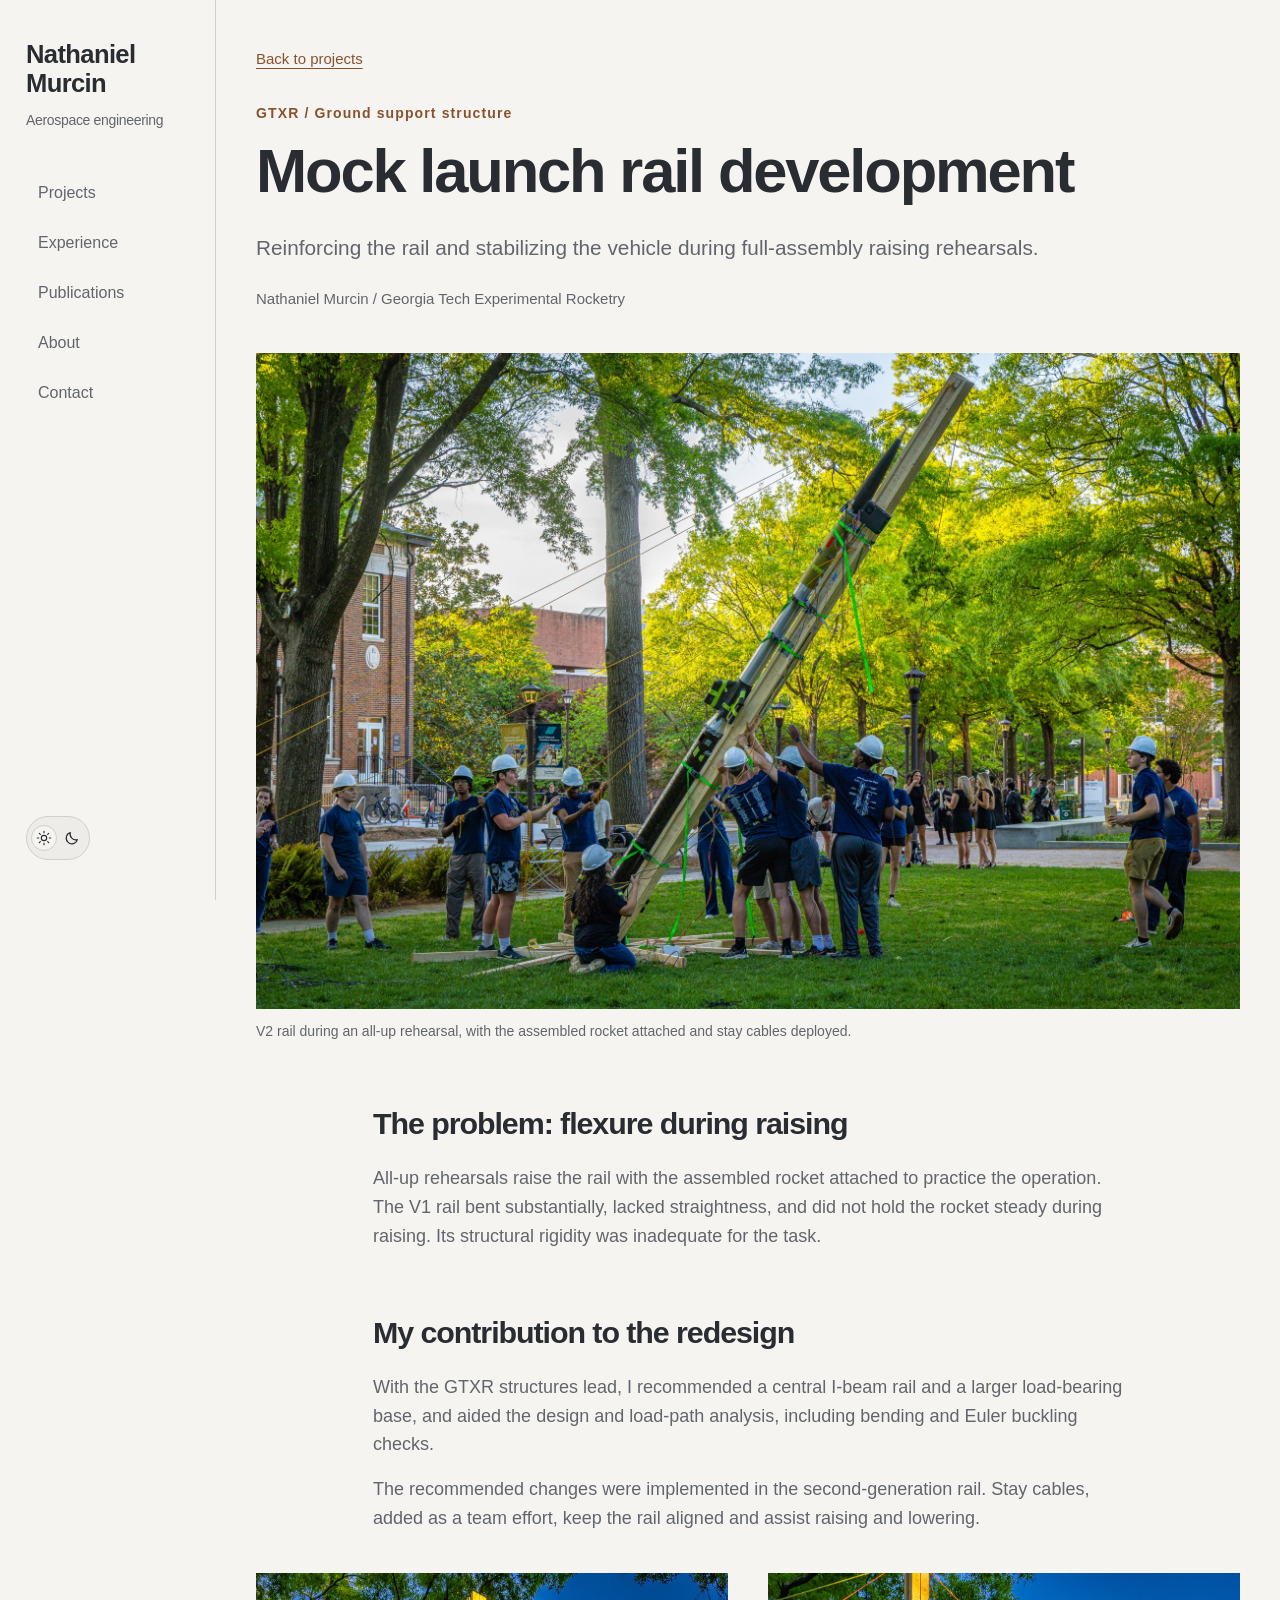
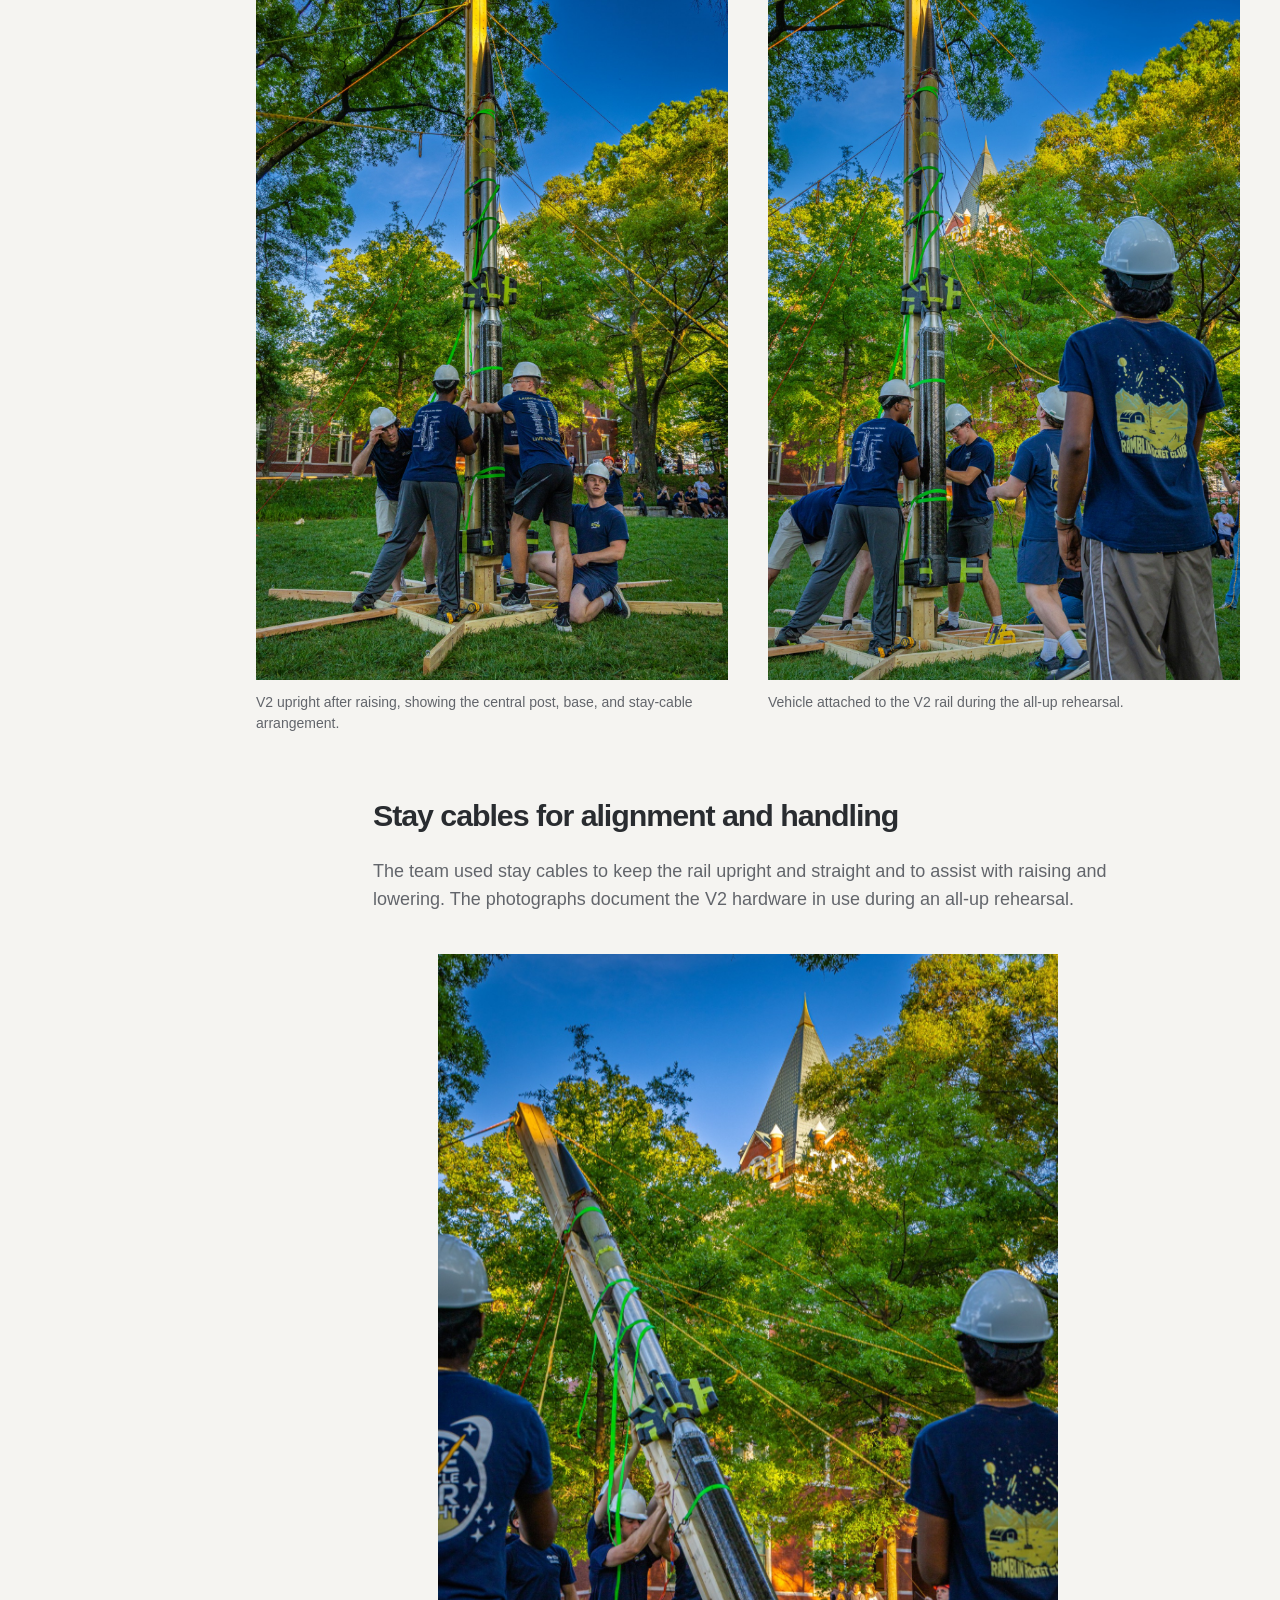
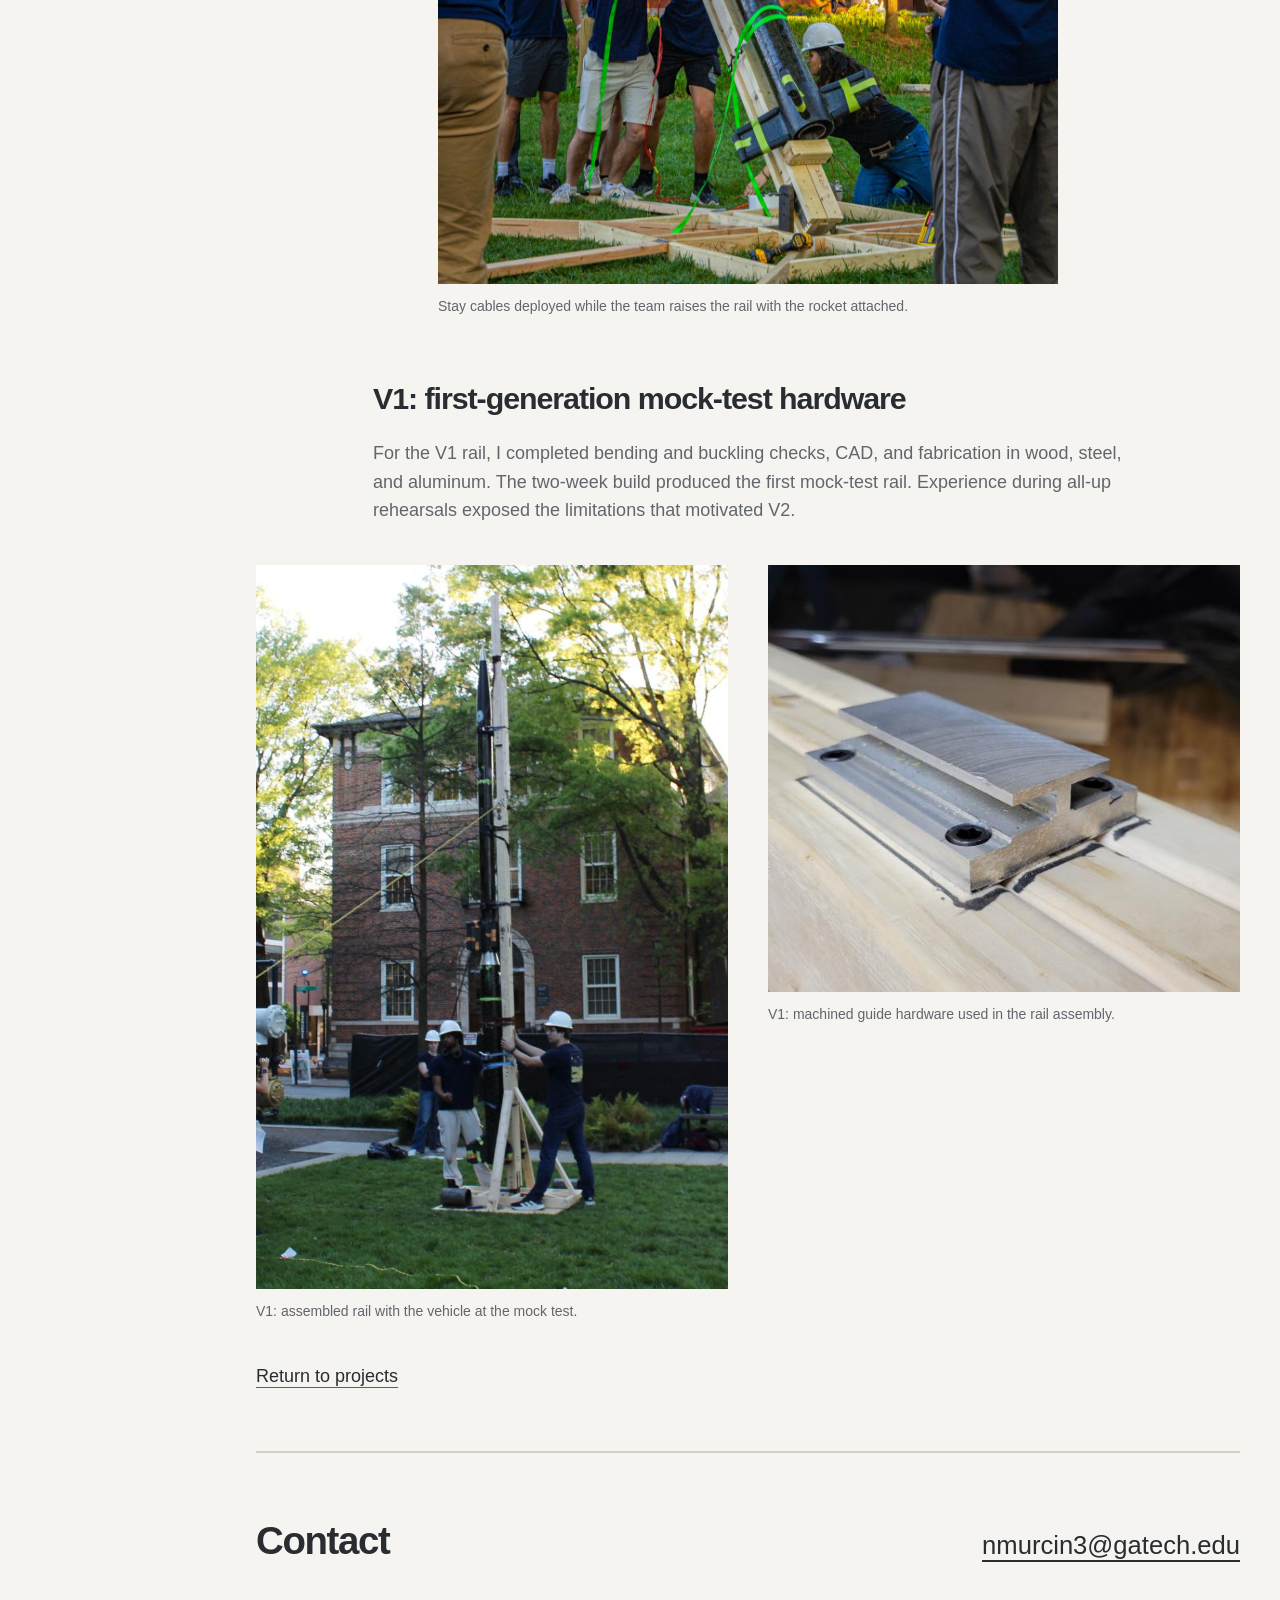
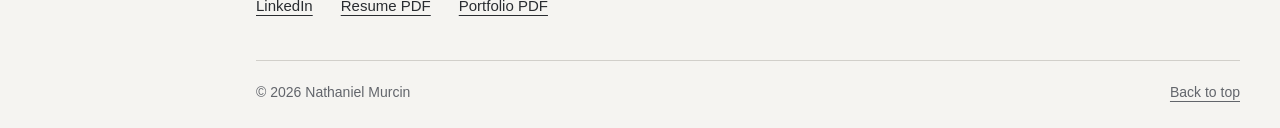
<file: projects/launch-rail/index.html>
<!doctype html>
<html lang="en" data-theme="light">
<head>
<meta charset="utf-8"><meta name="viewport" content="width=device-width, initial-scale=1">
<meta name="google-site-verification" content="puXqQdYOni_7Xcv1-quEOG1gan9JZYwJJ6wjmhf37nc">
<title>Mock launch rail development | Nathaniel Murcin</title>
<meta name="description" content="A second-generation mock launch rail for GTXR all-up rehearsals: an I-beam rail and larger base, checked for bending and Euler buckling, with stay cables for alignment and raising.">
<link rel="canonical" href="https://nmurcin.github.io/projects/launch-rail/"><meta name="theme-color" content="#fafaf7">
<meta property="og:type" content="website"><meta property="og:title" content="Mock launch rail development | Nathaniel Murcin"><meta property="og:description" content="A second-generation mock launch rail for GTXR all-up rehearsals: an I-beam rail and larger base, checked for bending and Euler buckling, with stay cables for alignment and raising."><meta property="og:url" content="https://nmurcin.github.io/projects/launch-rail/"><meta property="og:site_name" content="Nathaniel Murcin">
<meta property="og:image" content="https://nmurcin.github.io/assets/projects/launch-rail/v2/raising-wide.jpg"><meta property="og:image:width" content="2000"><meta property="og:image:height" content="1334"><meta property="og:image:alt" content="Mock launch rail development">
<meta name="twitter:card" content="summary"><meta name="twitter:title" content="Mock launch rail development | Nathaniel Murcin"><meta name="twitter:description" content="A second-generation mock launch rail for GTXR all-up rehearsals: an I-beam rail and larger base, checked for bending and Euler buckling, with stay cables for alignment and raising."><meta name="twitter:image" content="https://nmurcin.github.io/assets/projects/launch-rail/v2/raising-wide.jpg">
<link rel="icon" href="/assets/favicon.svg" type="image/svg+xml"><link rel="icon" href="/favicon.ico" sizes="any"><link rel="stylesheet" href="../../styles.css">
<script>try{document.documentElement.dataset.theme=localStorage.getItem('theme')||(matchMedia('(prefers-color-scheme: dark)').matches?'dark':'light')}catch(e){}document.documentElement.classList.add('js');</script>
<script type="application/ld+json">{"@context":"https://schema.org","@type":"ProfilePage","mainEntity":{"@type":"Person","name":"Nathaniel Murcin","url":"https://nmurcin.github.io/","email":"mailto:nmurcin3@gatech.edu","jobTitle":"Aerospace Engineering Student","affiliation":{"@type":"CollegeOrUniversity","name":"Georgia Institute of Technology"},"knowsAbout":["Fluid systems","Mechanical design","Structural analysis","Flight hardware","Experimental testing","Composites manufacturing"],"sameAs":["https://www.linkedin.com/in/nathaniel-murcin/","https://github.com/nmurcin"]}}</script>
</head>
<body data-base="../../"><a class="skip-link" href="#main">Skip to content</a><header class="site-header"><div class="wrap header-inner"><a class="brand" href="../../index.html#top"><span class="brand-name">Nathaniel Murcin</span><span class="brand-role">Aerospace engineering</span></a><nav id="navigation" aria-label="Main navigation"><a href="../../index.html#work">Projects</a><a href="../../index.html#experience">Experience</a><a href="../../index.html#publications">Publications</a><a href="../../index.html#about">About</a><a href="../../index.html#contact">Contact</a></nav><div class="nav-controls"><button id="menu-toggle" type="button" aria-controls="navigation" aria-expanded="false">Menu</button><button id="theme-toggle" class="theme-switch" type="button" role="switch" aria-checked="false" aria-label="Dark mode" title="Switch to dark mode"><span class="theme-thumb" aria-hidden="true"></span><svg class="theme-sun" viewBox="0 0 24 24" aria-hidden="true"><circle cx="12" cy="12" r="4"></circle><path d="M12 2v2m0 16v2M2 12h2m16 0h2M5 5l1.5 1.5m11 11L19 19M5 19l1.5-1.5m11-11L19 5"></path></svg><svg class="theme-moon" viewBox="0 0 24 24" aria-hidden="true"><path d="M20 14.5A8.5 8.5 0 0 1 9.5 4a8.5 8.5 0 1 0 10.5 10.5Z"></path></svg></button></div></div></header><main id="main" class="case-main wrap"><section class="case-intro" id="top"><a class="back-link" href="../../index.html#work">Back to projects</a><p class="eyebrow">GTXR / Ground support structure</p><h1>Mock launch rail development</h1><p class="case-lead">Reinforcing the rail and stabilizing the vehicle during full-assembly raising rehearsals.</p><p class="metadata">Nathaniel Murcin / Georgia Tech Experimental Rocketry</p></section>
<div class="media-group wide-evidence"><figure><a class="image-link" href="../../assets/projects/launch-rail/v2/raising-wide.jpg"><img src="../../assets/projects/launch-rail/v2/raising-wide.jpg" width="2000" height="1334" alt="Team raising the V2 mock launch rail with the rocket attached and stay cables deployed" loading="lazy" decoding="async"></a><figcaption>V2 rail during an all-up rehearsal, with the assembled rocket attached and stay cables deployed.</figcaption></figure></div>
<section class="case-copy"><h2>The problem: flexure during raising</h2><p>All-up rehearsals raise the rail with the assembled rocket attached to practice the operation. The V1 rail bent substantially, lacked straightness, and did not hold the rocket steady during raising. Its structural rigidity was inadequate for the task.</p></section>
<section class="case-copy"><h2>My contribution to the redesign</h2><p>With the GTXR structures lead, I recommended a central I-beam rail and a larger load-bearing base, and aided the design and load-path analysis, including bending and Euler buckling checks.</p><p>The recommended changes were implemented in the second-generation rail. Stay cables, added as a team effort, keep the rail aligned and assist raising and lowering.</p></section>
<div class="media-group evidence-pair"><figure><a class="image-link" href="../../assets/projects/launch-rail/v2/upright.jpg"><img src="../../assets/projects/launch-rail/v2/upright.jpg" width="1334" height="2000" alt="V2 rail upright with rocket, team, base and stay cables visible" loading="lazy" decoding="async"></a><figcaption>V2 upright after raising, showing the central post, base, and stay-cable arrangement.</figcaption></figure><figure><a class="image-link" href="../../assets/projects/launch-rail/v2/vehicle-interface.jpg"><img src="../../assets/projects/launch-rail/v2/vehicle-interface.jpg" width="1334" height="2000" alt="Rocket attached to the upright V2 rail during all-up" loading="lazy" decoding="async"></a><figcaption>Vehicle attached to the V2 rail during the all-up rehearsal.</figcaption></figure></div>
<section class="case-copy"><h2>Stay cables for alignment and handling</h2><p>The team used stay cables to keep the rail upright and straight and to assist with raising and lowering. The photographs document the V2 hardware in use during an all-up rehearsal.</p></section>
<div class="media-group rail-operation"><figure><a class="image-link" href="../../assets/projects/launch-rail/v2/raising-detail.jpg"><img src="../../assets/projects/launch-rail/v2/raising-detail.jpg" width="1334" height="2000" alt="V2 rail and rocket being raised with stay cables attached" loading="lazy" decoding="async"></a><figcaption>Stay cables deployed while the team raises the rail with the rocket attached.</figcaption></figure></div>
<section class="case-copy"><h2>V1: first-generation mock-test hardware</h2><p>For the V1 rail, I completed bending and buckling checks, CAD, and fabrication in wood, steel, and aluminum. The two-week build produced the first mock-test rail. Experience during all-up rehearsals exposed the limitations that motivated V2.</p></section>
<div class="media-group evidence-pair"><figure><a class="image-link" href="../../assets/projects/launch-rail/mock-test.jpg"><img src="../../assets/projects/launch-rail/mock-test.jpg" width="697" height="1069" alt="V1 mock launch rail with rocket and team" loading="lazy" decoding="async"></a><figcaption>V1: assembled rail with the vehicle at the mock test.</figcaption></figure><figure><a class="image-link" href="../../assets/projects/launch-rail/guide.jpg"><img src="../../assets/projects/launch-rail/guide.jpg" width="578" height="523" alt="Guide hardware from the V1 launch rail" loading="lazy" decoding="async"></a><figcaption>V1: machined guide hardware used in the rail assembly.</figcaption></figure></div><div class="case-return"><a href="../../index.html#work">Return to projects</a></div></main><footer class="site-footer wrap" id="contact"><div><h2>Contact</h2><a class="email" href="mailto:nmurcin3@gatech.edu">nmurcin3@gatech.edu</a></div><div class="footer-links"><a href="https://www.linkedin.com/in/nathaniel-murcin/">LinkedIn</a><a href="../../resume.pdf" target="_blank" rel="noopener">Resume PDF</a><a href="../../portfolio/Nathaniel_Murcin_Portfolio_Full.pdf" target="_blank" rel="noopener">Portfolio PDF</a></div><div class="footer-bottom"><p>&copy; <span id="year">2026</span> Nathaniel Murcin</p><a href="#top">Back to top</a></div></footer><dialog id="lightbox" aria-labelledby="lightbox-caption"><div class="lightbox-top"><span id="lightbox-count"></span><button id="lightbox-close" type="button">Close</button></div><img id="lightbox-image" alt=""><div class="lightbox-bottom"><button id="lightbox-prev" type="button">Previous</button><p id="lightbox-caption"></p><button id="lightbox-next" type="button">Next</button></div></dialog><script src="../../assets/project-media.js"></script><script src="../../script.js"></script></body></html>
</file>
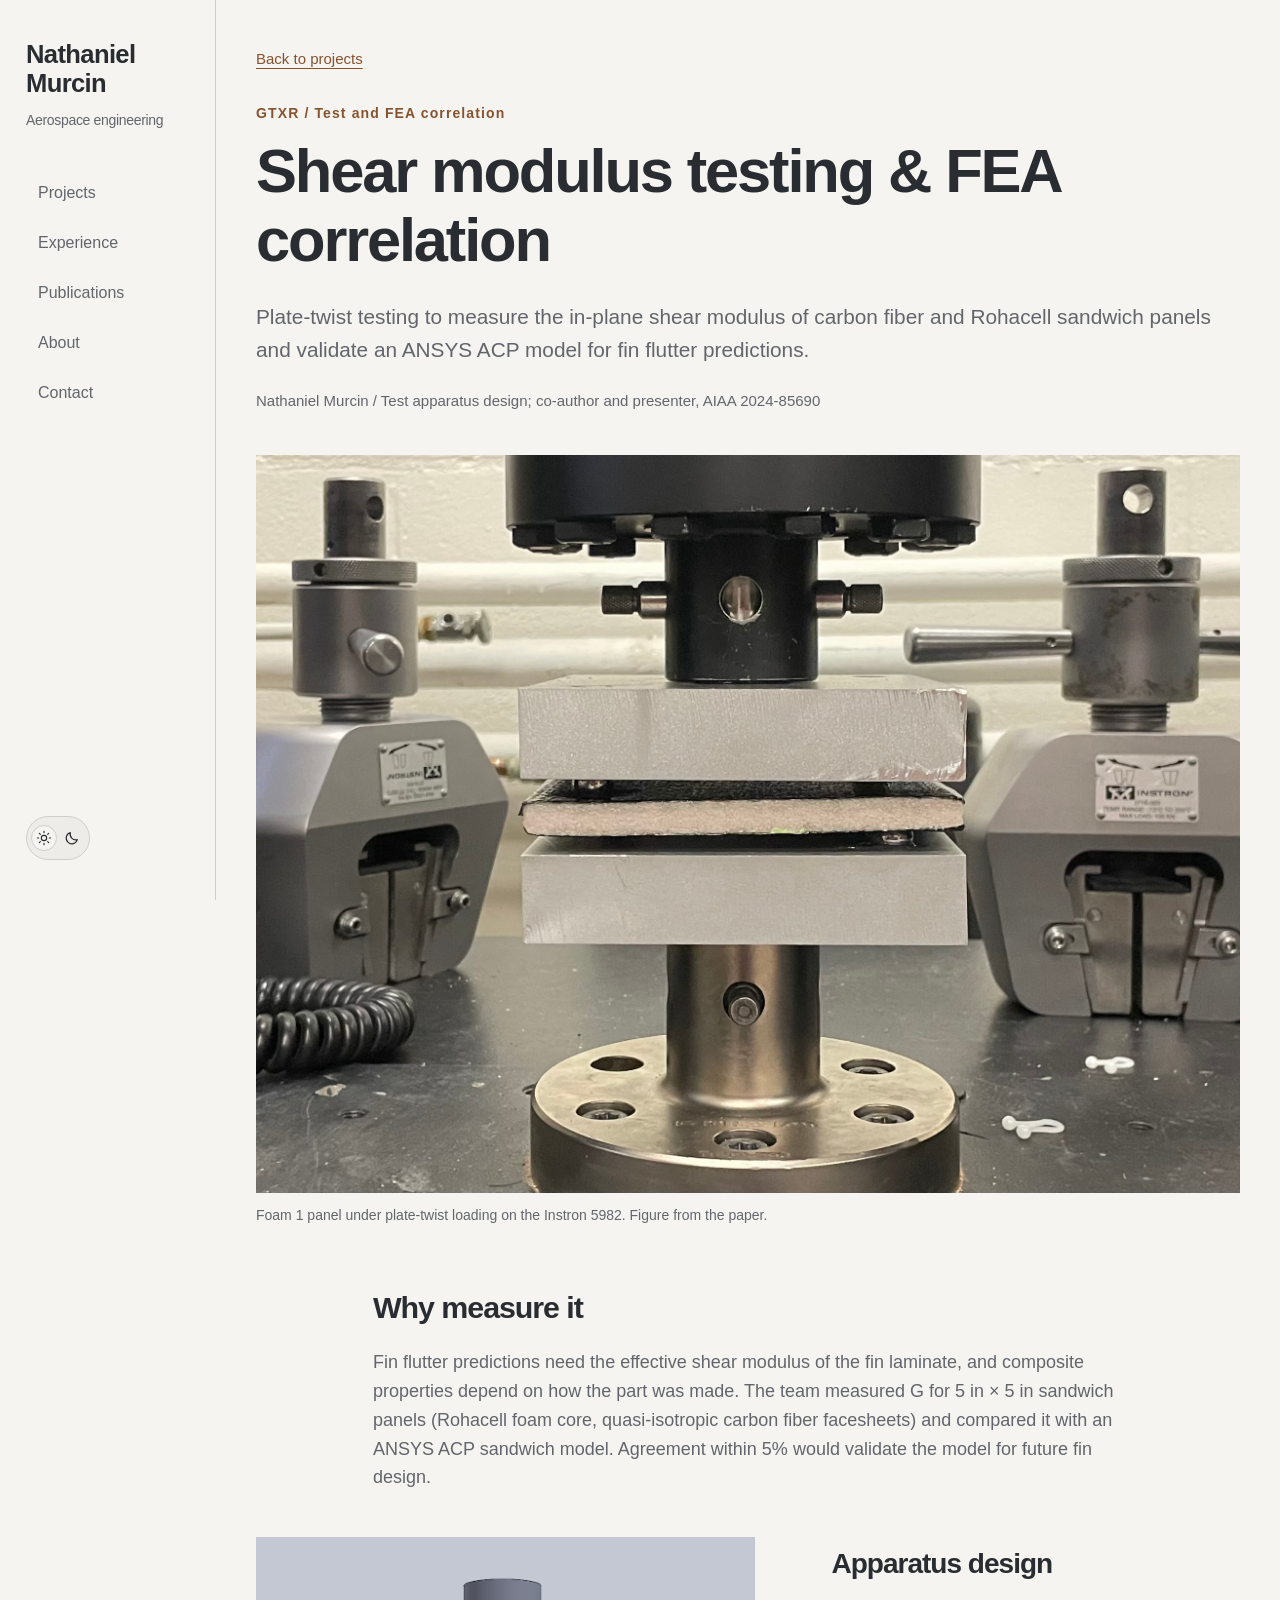
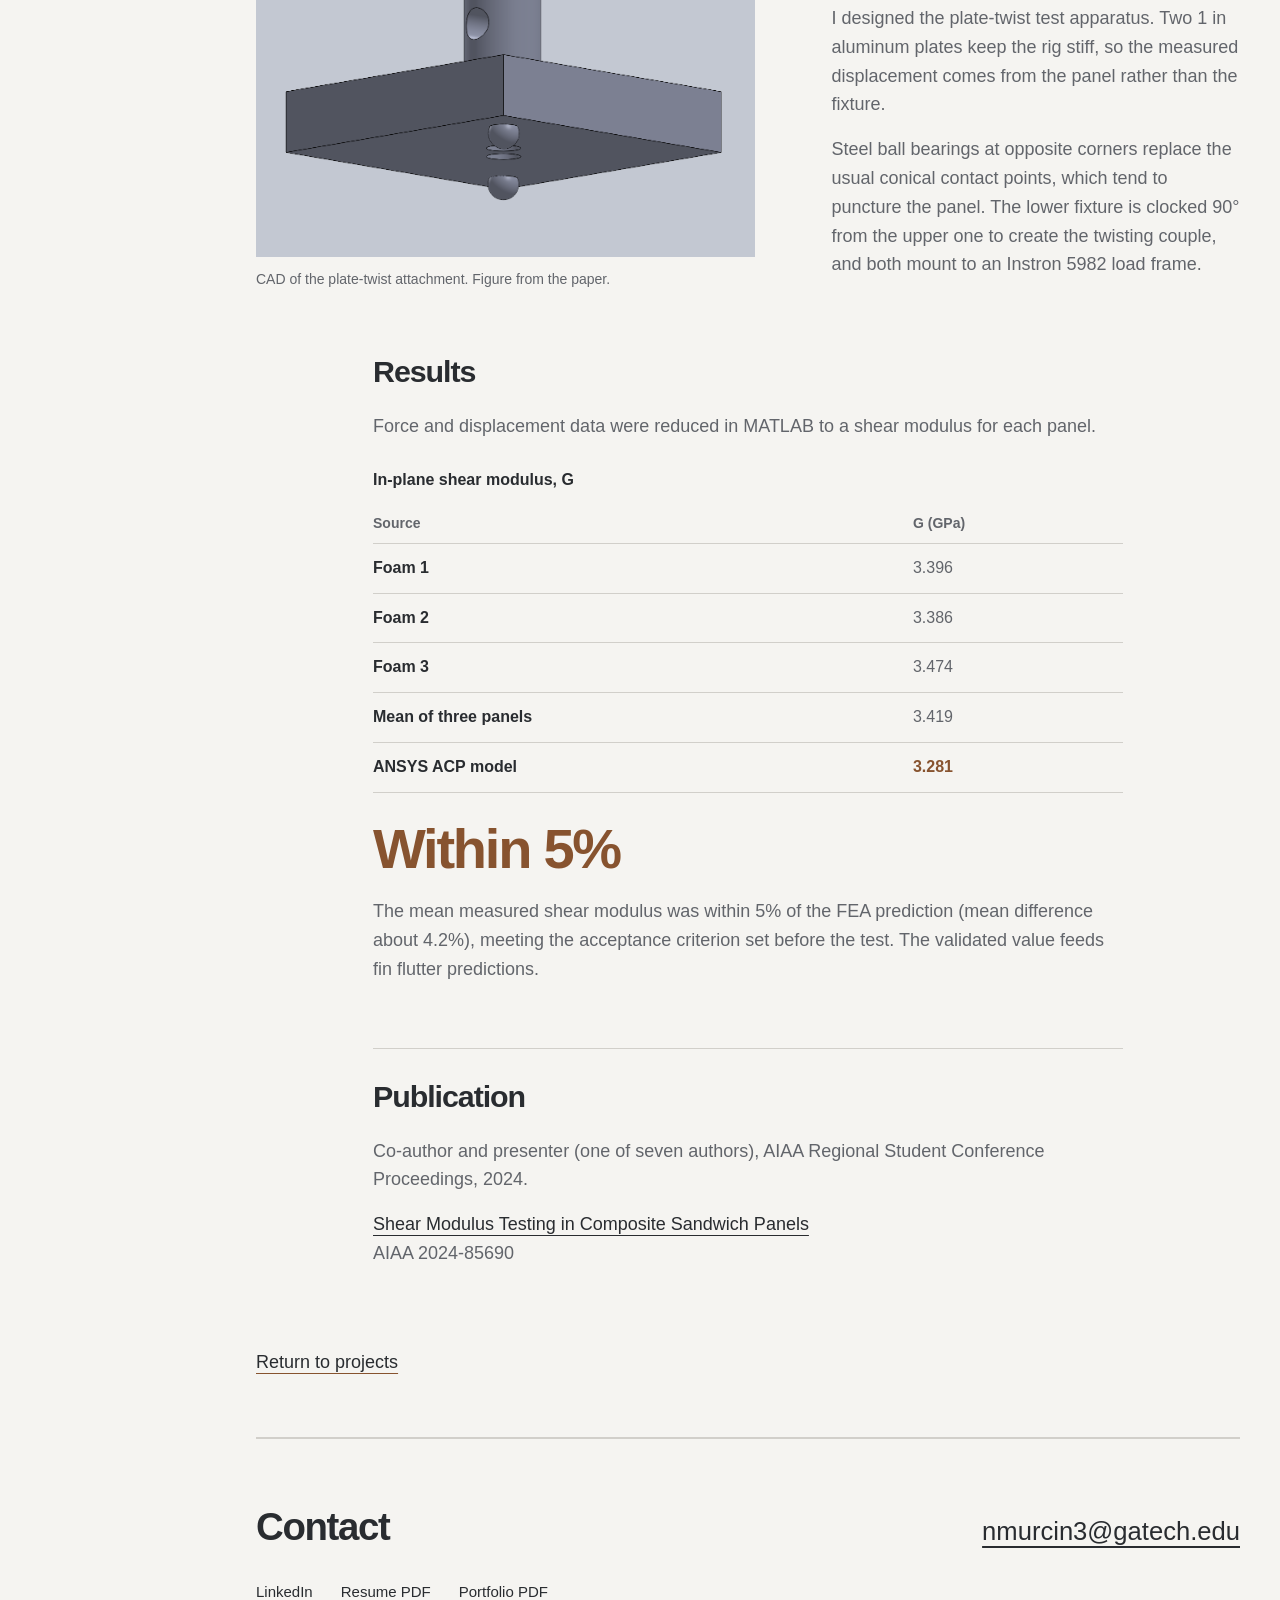
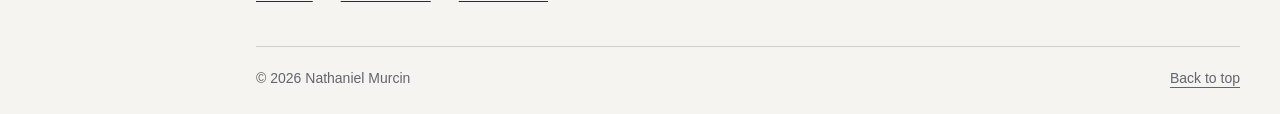
<file: projects/shear/index.html>
<!doctype html>
<html lang="en" data-theme="light">
<head>
<meta charset="utf-8"><meta name="viewport" content="width=device-width, initial-scale=1">
<meta name="google-site-verification" content="puXqQdYOni_7Xcv1-quEOG1gan9JZYwJJ6wjmhf37nc">
<title>Shear modulus testing &amp; FEA correlation | Nathaniel Murcin</title>
<meta name="description" content="Plate-twist testing to measure the in-plane shear modulus of carbon fiber and Rohacell sandwich panels and validate an ANSYS ACP model for fin flutter predictions.">
<link rel="canonical" href="https://nmurcin.github.io/projects/shear/"><meta name="theme-color" content="#fafaf7">
<meta property="og:type" content="website"><meta property="og:title" content="Shear modulus testing &amp; FEA correlation | Nathaniel Murcin"><meta property="og:description" content="Plate-twist testing to measure the in-plane shear modulus of carbon fiber and Rohacell sandwich panels and validate an ANSYS ACP model for fin flutter predictions."><meta property="og:url" content="https://nmurcin.github.io/projects/shear/"><meta property="og:site_name" content="Nathaniel Murcin">
<meta property="og:image" content="https://nmurcin.github.io/assets/projects/shear/plate-twist-test.jpg"><meta property="og:image:width" content="2017"><meta property="og:image:height" content="1513"><meta property="og:image:alt" content="Shear modulus testing &amp; FEA correlation">
<meta name="twitter:card" content="summary"><meta name="twitter:title" content="Shear modulus testing &amp; FEA correlation | Nathaniel Murcin"><meta name="twitter:description" content="Plate-twist testing to measure the in-plane shear modulus of carbon fiber and Rohacell sandwich panels and validate an ANSYS ACP model for fin flutter predictions."><meta name="twitter:image" content="https://nmurcin.github.io/assets/projects/shear/plate-twist-test.jpg">
<link rel="icon" href="/assets/favicon.svg" type="image/svg+xml"><link rel="icon" href="/favicon.ico" sizes="any"><link rel="stylesheet" href="../../styles.css">
<script>try{document.documentElement.dataset.theme=localStorage.getItem('theme')||(matchMedia('(prefers-color-scheme: dark)').matches?'dark':'light')}catch(e){}document.documentElement.classList.add('js');</script>
<script type="application/ld+json">{"@context":"https://schema.org","@type":"ProfilePage","mainEntity":{"@type":"Person","name":"Nathaniel Murcin","url":"https://nmurcin.github.io/","email":"mailto:nmurcin3@gatech.edu","jobTitle":"Aerospace Engineering Student","affiliation":{"@type":"CollegeOrUniversity","name":"Georgia Institute of Technology"},"knowsAbout":["Fluid systems","Mechanical design","Structural analysis","Flight hardware","Experimental testing","Composites manufacturing"],"sameAs":["https://www.linkedin.com/in/nathaniel-murcin/","https://github.com/nmurcin"]}}</script>
</head>
<body data-base="../../"><a class="skip-link" href="#main">Skip to content</a><header class="site-header"><div class="wrap header-inner"><a class="brand" href="../../index.html#top"><span class="brand-name">Nathaniel Murcin</span><span class="brand-role">Aerospace engineering</span></a><nav id="navigation" aria-label="Main navigation"><a href="../../index.html#work">Projects</a><a href="../../index.html#experience">Experience</a><a href="../../index.html#publications">Publications</a><a href="../../index.html#about">About</a><a href="../../index.html#contact">Contact</a></nav><div class="nav-controls"><button id="menu-toggle" type="button" aria-controls="navigation" aria-expanded="false">Menu</button><button id="theme-toggle" class="theme-switch" type="button" role="switch" aria-checked="false" aria-label="Dark mode" title="Switch to dark mode"><span class="theme-thumb" aria-hidden="true"></span><svg class="theme-sun" viewBox="0 0 24 24" aria-hidden="true"><circle cx="12" cy="12" r="4"></circle><path d="M12 2v2m0 16v2M2 12h2m16 0h2M5 5l1.5 1.5m11 11L19 19M5 19l1.5-1.5m11-11L19 5"></path></svg><svg class="theme-moon" viewBox="0 0 24 24" aria-hidden="true"><path d="M20 14.5A8.5 8.5 0 0 1 9.5 4a8.5 8.5 0 1 0 10.5 10.5Z"></path></svg></button></div></div></header><main id="main" class="case-main wrap"><section class="case-intro" id="top"><a class="back-link" href="../../index.html#work">Back to projects</a><p class="eyebrow">GTXR / Test and FEA correlation</p><h1>Shear modulus testing &amp; FEA correlation</h1><p class="case-lead">Plate-twist testing to measure the in-plane shear modulus of carbon fiber and Rohacell sandwich panels and validate an ANSYS ACP model for fin flutter predictions.</p><p class="metadata">Nathaniel Murcin / Test apparatus design; co-author and presenter, AIAA 2024-85690</p></section>
<div class="media-group wide-evidence"><figure><a class="image-link" href="../../assets/projects/shear/plate-twist-test.jpg"><img src="../../assets/projects/shear/plate-twist-test.jpg" width="2017" height="1513" alt="Sandwich panel undergoing plate-twist test" loading="eager" decoding="async"></a><figcaption>Foam 1 panel under plate-twist loading on the Instron 5982. Figure from the paper.</figcaption></figure></div>
<section class="case-copy"><h2>Why measure it</h2><p>Fin flutter predictions need the effective shear modulus of the fin laminate, and composite properties depend on how the part was made. The team measured G for 5 in &#215; 5 in sandwich panels (Rohacell foam core, quasi-isotropic carbon fiber facesheets) and compared it with an ANSYS ACP sandwich model. Agreement within 5% would validate the model for future fin design.</p></section>
<div class="case-opening test-design"><div class="media-group"><figure><a class="image-link" href="../../assets/projects/shear/plate-twist-attachment-cad.png"><img src="../../assets/projects/shear/plate-twist-attachment-cad.png" width="1228" height="785" alt="CAD of plate-twist attachment" loading="lazy" decoding="async"></a><figcaption>CAD of the plate-twist attachment. Figure from the paper.</figcaption></figure></div><div class="case-objective"><h2>Apparatus design</h2><p>I designed the plate-twist test apparatus. Two 1 in aluminum plates keep the rig stiff, so the measured displacement comes from the panel rather than the fixture.</p><p>Steel ball bearings at opposite corners replace the usual conical contact points, which tend to puncture the panel. The lower fixture is clocked 90&#176; from the upper one to create the twisting couple, and both mount to an Instron 5982 load frame.</p></div></div>
<section class="case-copy"><h2>Results</h2><p>Force and displacement data were reduced in MATLAB to a shear modulus for each panel.</p><table class="trade-table"><caption>In-plane shear modulus, G</caption><thead><tr><th scope="col">Source</th><th scope="col">G (GPa)</th></tr></thead><tbody><tr><th scope="row">Foam 1</th><td data-label="G">3.396</td></tr><tr><th scope="row">Foam 2</th><td data-label="G">3.386</td></tr><tr><th scope="row">Foam 3</th><td data-label="G">3.474</td></tr><tr><th scope="row">Mean of three panels</th><td data-label="G">3.419</td></tr><tr><th scope="row">ANSYS ACP model</th><td data-label="G" class="selected">3.281</td></tr></tbody></table><p class="case-metric">Within 5%</p><p>The mean measured shear modulus was within 5% of the FEA prediction (mean difference about 4.2%), meeting the acceptance criterion set before the test. The validated value feeds fin flutter predictions.</p></section>
<section class="case-copy paper"><h2>Publication</h2><p>Co-author and presenter (one of seven authors), AIAA Regional Student Conference Proceedings, 2024.</p><p><a href="https://arc.aiaa.org/doi/10.2514/6.2024-85690">Shear Modulus Testing in Composite Sandwich Panels</a><br>AIAA 2024-85690</p></section><div class="case-return"><a href="../../index.html#work">Return to projects</a></div></main><footer class="site-footer wrap" id="contact"><div><h2>Contact</h2><a class="email" href="mailto:nmurcin3@gatech.edu">nmurcin3@gatech.edu</a></div><div class="footer-links"><a href="https://www.linkedin.com/in/nathaniel-murcin/">LinkedIn</a><a href="../../resume.pdf" target="_blank" rel="noopener">Resume PDF</a><a href="../../portfolio/Nathaniel_Murcin_Portfolio_Full.pdf" target="_blank" rel="noopener">Portfolio PDF</a></div><div class="footer-bottom"><p>&copy; <span id="year">2026</span> Nathaniel Murcin</p><a href="#top">Back to top</a></div></footer><dialog id="lightbox" aria-labelledby="lightbox-caption"><div class="lightbox-top"><span id="lightbox-count"></span><button id="lightbox-close" type="button">Close</button></div><img id="lightbox-image" alt=""><div class="lightbox-bottom"><button id="lightbox-prev" type="button">Previous</button><p id="lightbox-caption"></p><button id="lightbox-next" type="button">Next</button></div></dialog><script src="../../assets/project-media.js"></script><script src="../../script.js"></script></body></html>
</file>
<file: styles.css>
:root{--paper:#fafaf7;--surface:#f0f0ec;--ink:#262b2d;--muted:#5f676a;--accent:#766439;--line:#d4d7d3;--max:1200px;color-scheme:light;font-family:Arial,Helvetica,sans-serif;font-synthesis:none}
:root[data-theme=dark]{--paper:#1a1e20;--surface:#23282a;--ink:#f2f3ef;--muted:#b8c0c1;--accent:#caba86;--line:#444b4e;color-scheme:dark}
*{box-sizing:border-box}html{scroll-padding-top:100px}body{margin:0;background:var(--paper);color:var(--ink);font-size:1.125rem;line-height:1.6}a{color:inherit;text-underline-offset:.25em}button{font:inherit;color:inherit;background:transparent;border:1px solid var(--line);padding:8px 14px;min-height:44px;cursor:pointer}a:focus-visible,button:focus-visible,[tabindex]:focus-visible{outline:3px solid var(--accent);outline-offset:5px}img{display:block;max-width:100%;height:auto}figure,p,h1,h2,h3,h4{margin:0}p+p{margin-top:16px}h1,h2,h3,h4{line-height:1.12;font-weight:600;letter-spacing:-.035em}h1{font-size:clamp(2.75rem,5.4vw,5rem)}h2{font-size:clamp(2rem,3vw,2.7rem)}h3{font-size:clamp(1.6rem,2.5vw,2.25rem)}h4{font-size:1.25rem;letter-spacing:-.015em}::selection{background:#d7c89d;color:#242a2c}.wrap{width:min(var(--max),calc(100% - 96px));margin-inline:auto}.eyebrow{font-size:.875rem;color:var(--accent);line-height:1.5;margin-bottom:16px;font-weight:600}.metadata{font-size:.9375rem;color:var(--muted)}.anchor{display:block;scroll-margin-top:100px}.skip-link{position:fixed;top:-100px;left:16px;padding:12px 18px;background:var(--ink);color:var(--paper);z-index:30}.skip-link:focus{top:10px}[hidden]{display:none!important}
.site-header{position:sticky;top:0;z-index:10;background:var(--paper);border-bottom:1px solid var(--line)}.header-inner{display:flex;align-items:center;gap:28px;min-height:76px}.brand{font-size:1rem;font-weight:700;text-decoration:none;white-space:nowrap;letter-spacing:-.02em}.site-header nav{display:flex;align-items:center;gap:25px;margin-left:auto}.site-header nav a{font-size:.9375rem;text-decoration:none;display:inline-flex;align-items:center;min-height:44px}.site-header nav a:hover{text-decoration:underline}.nav-controls{display:flex;order:3;gap:6px}.nav-controls button{font-size:.875rem;border:0}#menu-toggle{display:none}
.intro{display:grid;grid-template-columns:minmax(0,1fr) 270px;gap:80px;padding-block:54px 52px;align-items:center}.intro .eyebrow{margin-bottom:12px}.intro-summary{max-width:630px;color:var(--muted);margin-top:20px;font-size:1.125rem}.intro-links{display:flex;gap:24px;flex-wrap:wrap;margin-top:25px;font-size:1rem}.intro-links a{padding-block:6px}.primary-link{font-weight:700;text-decoration-color:var(--accent)}.intro-education{font-size:.9375rem;line-height:1.55}.intro-education>p:first-child{font-weight:700}.intro-education span{color:var(--muted)}.intro-education p+p{margin-top:15px}
.section{padding-block:80px}.work-section{padding-bottom:80px}.section-heading{display:flex;justify-content:space-between;align-items:baseline;gap:30px;margin-bottom:34px}.section-heading>p{font-size:.9375rem;color:var(--muted);text-align:right}.featured-project{display:grid;grid-template-columns:minmax(0,1.12fr) minmax(0,.88fr);gap:76px;align-items:center;padding:18px 0 56px}.image-link{display:block;min-width:0}.image-link img{width:100%;height:auto;object-fit:contain}.feature-image .image-link{background:var(--surface);height:490px;display:flex;justify-content:center;align-items:center}.feature-image img{width:auto;max-width:100%;height:100%;object-fit:contain}.feature-copy>p:not(.eyebrow){margin-top:22px;color:var(--muted)}h3 a{text-decoration:none}h3 a:hover{text-decoration:underline}.project-result{margin-top:30px;border-top:1px solid var(--line);padding-top:23px}.project-result strong{font-size:3.75rem;letter-spacing:-.045em;font-weight:600;line-height:1.1}.project-result p{font-size:1rem;color:var(--muted);max-width:400px;margin-top:12px}.read-link{display:inline-block;margin-top:23px;font-size:1rem;font-weight:600}.project-pair{display:grid;grid-template-columns:1fr 1fr;gap:54px;border-top:1px solid var(--line);padding-top:46px}.project-preview{display:block;height:340px;background:var(--surface);margin-bottom:25px}.project-preview img{width:100%;height:100%;object-fit:contain}.project-pair article>p:not(.eyebrow){margin-top:18px;color:var(--muted)}.project-pair h3{font-size:1.8rem;max-width:520px}.inline-result{font-size:1rem}.inline-result strong{color:var(--ink)}figcaption{font-size:.875rem;line-height:1.5;color:var(--muted);margin-top:12px}
.experience-section{background:var(--surface)}.experience{display:grid;grid-template-columns:265px minmax(0,1fr);gap:66px;border-top:1px solid var(--line);padding-top:37px}.experience+.experience{margin-top:50px}.experience-label h3{font-size:1.65rem;margin-bottom:16px}.experience-label>p{font-size:1rem}.experience-label .metadata{margin-top:15px;font-size:.9375rem}.experience-content{display:grid;grid-template-columns:1fr 1fr;gap:44px}.experience-content h4,.pursuit-results h4{margin-bottom:16px}.experience-content p,.pursuit-results p{font-size:1rem;color:var(--muted)}.experience-result{border-top:1px solid var(--line);padding-top:16px;margin-top:23px!important}.experience-result strong{color:var(--ink)}.pursuit{grid-template-columns:430px minmax(0,1fr)}.pursuit-results{display:grid;gap:27px}.photo-placeholder{background:var(--surface);border:1px solid var(--line);padding:26px;min-height:280px;display:flex;flex-direction:column;justify-content:center;gap:15px}.photo-placeholder p{margin:0;font-size:.9375rem;line-height:1.5;color:var(--muted)}.photo-placeholder .photo-label{font-size:.875rem;font-weight:600;color:var(--muted)}.photo-placeholder .photo-title{font-size:1.5rem;line-height:1.25;font-weight:600;color:var(--ink)}.pursuit .photo-placeholder{margin-top:28px;min-height:270px;background:var(--paper)}
.support-project{display:grid;grid-template-columns:minmax(0,1fr) minmax(0,1fr);gap:70px;align-items:center}.support-project+.support-project{margin-top:64px;padding-top:60px;border-top:1px solid var(--line)}.support-project h3,.support-project h2{margin-bottom:24px}.support-project>div>p:not(.eyebrow){color:var(--muted)}.rail-image .image-link{height:420px;background:var(--surface)}.rail-image img{height:100%;width:100%;object-fit:contain}.compact-evidence{margin-top:28px;max-width:320px}.compact-evidence .image-link{height:210px}.compact-evidence img{height:100%;object-fit:contain}.research-section{background:var(--surface)}.research-section .photo-placeholder{background:var(--paper)}.research-section .metadata{margin-bottom:20px}.publications{max-width:1000px}.publications>.metadata{margin-top:16px}.publications>div{border-top:1px solid var(--line);padding-top:24px;margin-top:29px}.publications>div>p{font-size:.9375rem;color:var(--muted);margin-bottom:12px}.publications h3{font-size:1.5rem;line-height:1.35}.publications h3 a{text-decoration:underline}.about-section{background:var(--surface)}.about-grid{display:grid;grid-template-columns:200px minmax(0,690px);gap:64px;align-items:center;justify-content:center}.about-grid img{width:200px;height:230px;object-fit:cover}.about-grid h2{margin-bottom:24px}.about-grid p{color:var(--muted)}
.site-footer{padding-block:66px 25px}.site-footer>div:first-child{display:flex;justify-content:space-between;align-items:baseline;gap:24px}.email{font-size:clamp(1.25rem,2vw,1.7rem)}.footer-links{display:flex;flex-wrap:wrap;gap:14px 28px;margin-top:28px;font-size:.9375rem}.footer-bottom{border-top:1px solid var(--line);margin-top:42px;padding-top:20px;display:flex;justify-content:space-between;gap:20px;font-size:.875rem;color:var(--muted)}
.case-intro{padding:48px 0 42px;max-width:980px}.back-link{display:inline-block;font-size:.9375rem;margin-bottom:32px}.case-intro .eyebrow{margin-bottom:13px}.case-intro h1{font-size:clamp(2.5rem,4.8vw,4.5rem);max-width:1000px}.case-lead{font-size:1.3rem;color:var(--muted);max-width:810px;margin-top:25px}.case-intro .metadata{margin-top:23px}.case-opening{display:grid;grid-template-columns:minmax(0,1.1fr) minmax(0,.9fr);gap:76px;align-items:center}.case-portrait .image-link{height:570px;background:var(--surface)}.case-portrait img{height:100%;object-fit:contain}.case-objective h2{font-size:1.75rem;margin-bottom:25px}.case-objective p{color:var(--muted)}.case-copy{max-width:750px;margin:64px auto 40px}.case-copy h2{font-size:1.9rem;margin-bottom:24px}.case-copy>p{color:var(--muted)}.case-copy .case-metric{font-size:3.5rem;color:var(--ink);line-height:1.15;font-weight:600;letter-spacing:-.04em}.evidence-pair{display:grid;grid-template-columns:1fr 1fr;gap:40px;align-items:start}.evidence-pair .image-link{height:420px;background:var(--surface)}.evidence-pair img{height:100%;object-fit:contain}.evidence-pair .tall-evidence .image-link{height:570px}.wide-evidence{max-width:1050px;margin-inline:auto}.wide-evidence .image-link{background:var(--surface)}.wide-evidence img{max-height:650px;object-fit:contain}.fin-context{max-width:750px;margin-inline:auto}.fin-context .case-portrait .image-link{height:540px}.test-design{margin-block:45px}.test-design .image-link{background:var(--surface)}.paper{border-top:1px solid var(--line);padding-top:30px}.paper a{color:var(--ink)}.case-return{padding-block:40px 60px;border-bottom:1px solid var(--line)}
#lightbox{width:min(1200px,calc(100vw - 40px));max-width:calc(100vw - 40px);max-height:calc(100vh - 40px);padding:20px;border:1px solid var(--line);background:var(--paper);color:var(--ink)}#lightbox::backdrop{background:rgba(0,0,0,.8)}.lightbox-top{display:flex;align-items:center;justify-content:space-between;gap:20px;font-size:.875rem;margin-bottom:16px}#lightbox-image{width:100%;height:calc(100vh - 230px);object-fit:contain}.lightbox-bottom{display:flex;align-items:center;justify-content:space-between;gap:20px;margin-top:16px}.lightbox-bottom p{font-size:.875rem;max-width:740px}.lightbox-bottom button{font-size:.9375rem;flex-shrink:0}
@media(min-width:1600px){.intro{padding-block:70px 60px}.feature-image .image-link{height:520px}}
@media(max-width:1000px){.wrap{width:calc(100% - 64px)}.header-inner{gap:18px}.site-header nav{gap:17px}.intro{gap:40px;grid-template-columns:1fr 240px}.featured-project,.case-opening{gap:40px}.experience{gap:40px;grid-template-columns:210px 1fr}.experience-content{grid-template-columns:1fr;gap:35px}.pursuit{grid-template-columns:350px 1fr}.support-project{gap:40px}.project-pair{gap:35px}.project-preview{height:285px}}
@media(max-width:720px){.wrap{width:calc(100% - 40px)}body{font-size:1rem}.header-inner{flex-wrap:wrap;min-height:68px;gap:0;justify-content:space-between;padding-block:9px}.brand{font-size:.9375rem}.nav-controls{order:0}.js #menu-toggle{display:inline-block}.site-header nav{flex-basis:100%;margin-left:0;justify-content:space-between;gap:8px;flex-wrap:wrap;border-top:1px solid var(--line);margin-top:8px;padding-top:5px}.js .site-header nav{display:none}.js .site-header.menu-open nav{display:flex}.site-header nav a{font-size:.875rem}.intro{grid-template-columns:1fr;gap:30px;padding-block:38px 35px}.intro h1{font-size:clamp(2.6rem,11vw,4.2rem)}.intro-summary{font-size:1.0625rem}.intro-education{display:grid;grid-template-columns:1fr 1fr;gap:10px 20px;font-size:.875rem}.intro-education>p:first-child{grid-column:1/-1}.intro-education p+p{margin:0}.intro-links{gap:20px;font-size:.9375rem}.section{padding-block:54px}.section-heading{display:block;margin-bottom:24px}.section-heading>p{margin-top:16px;text-align:left;font-size:.875rem}.featured-project{grid-template-columns:1fr;gap:28px;padding-top:0;padding-bottom:40px}.feature-image .image-link{height:440px}.feature-copy h3{font-size:1.875rem}.feature-copy .eyebrow{margin-bottom:12px}.project-result strong{font-size:3rem}.project-pair{grid-template-columns:1fr;gap:42px;padding-top:35px}.project-preview{height:auto;max-height:none;background:transparent}.project-preview img{width:100%;height:auto;max-height:420px;object-fit:contain}.project-pair article+article{border-top:1px solid var(--line);padding-top:38px}.work-section{padding-bottom:54px}.experience,.pursuit{grid-template-columns:1fr;gap:25px}.experience-content{gap:32px}.experience-label h3{font-size:1.65rem}.pursuit .photo-placeholder{max-width:500px}.support-project{grid-template-columns:1fr;gap:27px}.support-project+.support-project{margin-top:42px;padding-top:42px}.rail-image .image-link{height:440px}.research-section .support-project>div:first-child{order:2}.photo-placeholder{min-height:240px;padding:24px}.about-grid{grid-template-columns:120px minmax(0,1fr);gap:25px;align-items:start}.about-grid img{height:160px;width:120px}.about-grid h2{font-size:1.8rem}.about-grid p{font-size:1rem}.site-footer{padding-block:45px 25px}.site-footer>div:first-child{display:block}.email{display:inline-block;margin-top:18px}.footer-links{gap:14px 22px}.footer-bottom{font-size:.875rem;flex-wrap:wrap}.case-intro{padding-block:32px}.case-intro h1{font-size:clamp(2.3rem,9vw,3.5rem)}.case-lead{font-size:1.125rem}.case-opening{grid-template-columns:1fr;gap:28px}.case-portrait .image-link{height:470px}.case-objective h2{font-size:1.65rem}.case-copy{margin:45px auto 30px}.case-copy h2{font-size:1.75rem}.evidence-pair{grid-template-columns:1fr;gap:30px}.evidence-pair .image-link{height:auto;min-height:0}.evidence-pair img{height:auto;max-height:510px;object-fit:contain}.evidence-pair .tall-evidence .image-link{height:470px}.wide-evidence img{max-height:510px}.fin-context .case-portrait .image-link{height:470px}.case-return{padding-block:30px 40px}.lightbox-bottom{flex-wrap:wrap;gap:10px}.lightbox-bottom p{order:3;flex-basis:100%}#lightbox{padding:12px;width:calc(100vw - 20px);max-width:calc(100vw - 20px)}#lightbox-image{height:calc(100vh - 270px)}}
@media(max-width:380px){.wrap{width:calc(100% - 32px)}.intro-education{grid-template-columns:1fr}.intro-education>p:first-child{grid-column:auto}.about-grid{grid-template-columns:1fr}.about-grid img{width:150px;height:180px}.feature-image .image-link,.rail-image .image-link{height:390px}.footer-bottom{display:block}.footer-bottom>a{display:inline-block;margin-top:15px}}
@media(prefers-reduced-motion:reduce){*,*::before,*::after{scroll-behavior:auto!important;transition:none!important;animation:none!important}}
@media print{.site-header,.nav-controls,.intro-links,.read-link,.back-link,.case-return,#lightbox,.skip-link{display:none}body{background:white;color:black;font-size:11pt}.wrap{width:100%}.section{padding-block:25px}.intro{padding-block:0 20px}.featured-project,.case-opening{gap:25px}a{text-decoration:none}.photo-placeholder{break-inside:avoid}.case-copy,figure{break-inside:avoid}img{max-height:400px!important}.site-footer{padding-block:20px}.footer-links{display:none}}
/* Long text and enlarged type must not impose an intrinsic grid width. */
.intro>*,.project-pair>*,.support-project>*,.case-opening>*,.evidence-pair>*,.about-grid>*{min-width:0}.intro,.project-pair,.support-project,.case-opening,.evidence-pair,.about-grid{min-width:0}h1,h2,h3,h4,.email,.photo-title{overflow-wrap:anywhere}.header-inner{flex-wrap:wrap}.site-header nav{flex-wrap:wrap}.nav-controls{flex-shrink:0}
/* Without JavaScript, navigation and original image links remain available. */
.nav-controls{display:none}.js .nav-controls{display:flex}

/* Show complete project images at their natural aspect ratio without letterbox panels. */
.feature-image .image-link,.case-portrait .image-link,.rail-image .image-link,.compact-evidence .image-link,.wide-evidence .image-link,.test-design .image-link,.evidence-pair .image-link,.evidence-pair .tall-evidence .image-link,.fin-context .case-portrait .image-link,.project-preview{height:auto;min-height:0;background:transparent;display:block}.feature-image img,.case-portrait img,.rail-image img,.compact-evidence img,.wide-evidence img,.test-design img,.evidence-pair img,.project-preview img{width:100%;height:auto;max-height:none;object-fit:contain}.feature-image,.case-portrait{max-width:490px;margin-inline:auto}.rail-preview{display:block;text-decoration:none;margin-bottom:25px}.rail-preview .photo-placeholder{min-height:340px}.report-comparison{display:grid;gap:40px;max-width:1100px;margin-inline:auto}.report-comparison img{width:100%;height:auto}.wide-evidence>figure:has(img[src$="heated-mold.png"]){max-width:750px;margin-inline:auto}
@media(max-width:720px){.rail-preview .photo-placeholder{min-height:240px}}

.rail-operation{max-width:620px;margin-inline:auto}

/* Documentary photographs supplied by Nathaniel. */
.pursuit-photos{margin-top:28px;display:grid;gap:26px}.passthrough-evidence .small-source{width:239px;max-width:100%;margin-inline:auto}.combustion-support{margin-top:45px;align-items:start}.piv-photo{max-width:430px;margin-inline:auto}.about-grid{grid-template-columns:280px minmax(0,690px)}.about-grid img{width:280px;height:auto;object-fit:contain}
@media(max-width:720px){.about-grid{grid-template-columns:1fr;gap:25px}.about-grid img{width:280px;max-width:100%;height:auto}.combustion-support{margin-top:32px}}

/* Case-study hierarchy and compact navigation controls. */
.case-intro{max-width:none}.case-lead{max-width:none}.report-heading{font-size:1.5rem;margin-bottom:18px;letter-spacing:-.02em}.read-link{background:#b3a369;color:#171b1d;border:1px solid #b3a369;padding:10px 16px;min-height:44px;text-decoration:none;font-size:.9375rem;line-height:1.5}.read-link:hover{background:#c7b77e;border-color:#c7b77e}.nav-controls .theme-switch{position:relative;width:76px;height:44px;min-height:44px;padding:0;border:1px solid var(--line);border-radius:24px;background:var(--surface)}.theme-switch svg{position:absolute;top:12px;width:18px;height:18px;stroke:currentColor;stroke-width:1.7;stroke-linecap:round;stroke-linejoin:round;fill:none;z-index:1}.theme-sun{left:10px}.theme-moon{right:10px}.theme-thumb{position:absolute;top:5px;left:5px;width:32px;height:32px;border-radius:50%;background:var(--paper);border:1px solid var(--line)}:root[data-theme=dark] .theme-thumb{transform:translateX(32px)}

/* Calling Card: neutral document cards, charcoal navigation, and copper details. */
:root{--paper:#f5f4f1;--surface:#eeece8;--ink:#292c30;--muted:#62656b;--accent:#87532f;--line:#d1cfca;--card:#f0efec;--button:#e8d7c7;--button-ink:#462e22;--button-line:#c5ac99}
:root[data-theme=dark]{--paper:#191b1e;--surface:#23262b;--ink:#f0f0ed;--muted:#b6bbc1;--accent:#dfb18a;--line:#464a51;--card:#24272b;--button:#d6b698;--button-ink:#271d16;--button-line:#d6b698}
html{scroll-padding-top:150px}.anchor{scroll-margin-top:150px}
.site-header{border-bottom:0;padding:24px 0 0;background:var(--paper)}
.header-inner{min-height:96px;padding:20px 30px;gap:28px;background:var(--paper);color:var(--ink);border-radius:6px;flex-wrap:wrap}
.brand{display:flex;flex-direction:column;gap:6px;margin-right:auto;white-space:normal;line-height:1.35;min-width:0;text-decoration:none}
.brand-name{font-size:1.0625rem;letter-spacing:-.025em}.brand-role{font-size:.875rem;font-weight:400;color:var(--muted)}
.site-header nav{margin-left:0;gap:26px}.site-header nav a{font-size:.9375rem;color:#e5e6e7;padding-block:8px}
.site-header nav a:hover{color:#fff;text-decoration:underline;text-decoration-color:#dfb18a;text-decoration-thickness:2px;text-underline-offset:7px}
.nav-controls{order:0;gap:10px;border-left:1px solid var(--line);padding-left:20px;flex-shrink:0}
.nav-controls .theme-switch{width:64px;height:44px;min-height:44px;background:#363a40;border-color:#5b6066}
.theme-switch svg{top:13px;width:16px;height:16px}.theme-sun{left:9px}.theme-moon{right:9px}
.theme-thumb{top:8px;left:4px;width:26px;height:26px;background:#222529;border-color:#5b6066}
:root[data-theme=dark] .theme-thumb{transform:translateX(28px)}
.intro.calling-card{display:grid;grid-template-columns:minmax(0,1fr) 320px;gap:48px;padding:64px 0 34px;align-items:start}
.intro .eyebrow{font-size:.875rem;letter-spacing:.12em;text-transform:uppercase;margin-bottom:22px}
.intro h1{font-size:clamp(3rem,5.7vw,5.4rem);letter-spacing:-.045em}
.intro-summary{max-width:650px;font-size:1.125rem;line-height:1.7;margin-top:24px;overflow-wrap:anywhere}
.calling-education{margin-top:28px;font-size:.875rem;line-height:1.6}.calling-education .school{font-size:1rem;font-weight:600;line-height:1.5;margin:0}
.calling-education p+p{margin-top:6px;color:var(--muted)}
.document-actions{display:grid;gap:12px;align-self:center;min-width:0}
.document-actions a{display:flex;align-items:center;gap:16px;min-height:60px;padding:14px 18px;border:1px solid var(--line);border-radius:4px;background:var(--paper);text-decoration:none;min-width:0}
.document-actions a:hover{border-color:var(--accent);background:var(--surface)}
.document-icon{width:22px;height:26px;flex-shrink:0;stroke:var(--accent);stroke-width:1.5;stroke-linecap:round;stroke-linejoin:round;fill:none}
.document-label{font-size:1.0625rem;font-weight:600;line-height:1.4;min-width:0;overflow-wrap:anywhere}
.document-format{font-size:.875rem;font-weight:400;margin-left:8px;color:var(--muted)}
.document-arrow{margin-left:auto;font-size:1.25rem;line-height:1;color:var(--accent);flex-shrink:0}
.document-help{font-size:.875rem;line-height:1.6;color:var(--muted);margin:2px 0 0;padding-inline:2px}
.eyebrow{letter-spacing:.035em}.section-heading h2{font-size:clamp(2rem,3vw,2.5rem)}
.featured-project{padding-top:20px}.project-result strong{color:var(--accent)}
.project-pair{border-top:0;padding-top:0;gap:28px}.project-pair article{border:1px solid var(--line);border-radius:6px;padding:28px;background:var(--paper);min-width:0}
.project-pair article>p.eyebrow{font-size:.875rem}.project-pair h3{font-size:1.75rem;line-height:1.2}
.read-link{border:1px solid var(--button-line);background:var(--button);color:var(--button-ink);border-radius:3px}
.read-link:hover{background:var(--button);border-color:var(--accent);text-decoration:underline;text-underline-offset:4px}
.experience-result{border-left:2px solid var(--accent);border-top:0;padding:0 0 0 16px}
.publications h3 a{text-decoration-color:var(--accent)}.back-link{color:var(--accent)}
.case-intro{padding-top:44px}.case-intro .eyebrow{letter-spacing:.08em}.case-copy .case-metric{color:var(--accent)}
.report-heading{color:var(--ink)}.case-return a{text-decoration-color:var(--accent)}
.site-footer{border-top:1px solid var(--line)}.footer-links a:hover,.email:hover{color:var(--accent)}
@media(min-width:1600px){.intro.calling-card{padding-block:72px 38px}}
@media(min-width:721px) and (max-width:1000px){.header-inner{padding-inline:24px;gap:20px}.site-header nav{gap:18px}.nav-controls{padding-left:14px}.intro.calling-card{grid-template-columns:minmax(0,1fr) 280px;gap:32px}.document-actions a{padding:22px}}
@media(max-width:720px){
 html{scroll-padding-top:120px}.anchor{scroll-margin-top:120px}
 .site-header{padding-top:16px}.header-inner{min-height:80px;padding:16px 20px;gap:0;align-items:center}
 .brand{margin-right:12px;flex:1}.brand-name{font-size:.9375rem}.brand-role{font-size:.875rem;overflow-wrap:anywhere}
 .nav-controls{border-left:0;padding-left:0;gap:8px}.nav-controls .theme-switch{order:-1}
 .nav-controls #menu-toggle{padding:6px 10px;border:1px solid var(--line);min-height:44px;font-size:.875rem}
 .site-header nav{order:3;display:grid;grid-template-columns:repeat(2,minmax(0,1fr));gap:4px 16px;flex-basis:100%;margin-top:16px;padding-top:10px;border-color:var(--line)}
 .js .site-header.menu-open nav{display:grid}.site-header nav a{padding:10px 4px;font-size:.9375rem}
 .intro.calling-card{grid-template-columns:1fr;gap:32px;padding-block:40px 24px}
 .intro h1{font-size:clamp(2.6rem,11vw,4.2rem)}.intro-summary{font-size:1rem;margin-top:22px}
 .calling-education{margin-top:26px}.calling-education .school{font-size:.9375rem}
 .document-actions{gap:12px;align-self:stretch}.document-actions a{padding:14px 18px;min-height:60px}
 .calling-bottom{padding-top:20px;font-size:.9375rem}
 .project-pair{gap:24px}.project-pair article{padding:22px}.project-pair article+article{padding-top:22px;border-top:1px solid var(--line)}
 .case-intro{padding-top:32px}.site-footer{padding-top:42px}
}
@media(max-width:380px){.header-inner{padding-inline:14px}.brand{flex-basis:100%;margin-right:0;margin-bottom:14px}.nav-controls{margin-left:auto}.site-header nav{margin-top:14px}.nav-controls .theme-switch{width:64px}.theme-moon{right:9px}:root[data-theme=dark] .theme-thumb{transform:translateX(28px)}.document-actions a{padding:20px}}
@media print{.site-header,.document-actions,.calling-bottom{display:none}.intro.calling-card{display:block;padding-block:0 20px}.calling-education{margin-top:16px}.project-pair article{padding:12px}.experience-result{border:0;padding:0}}

/* A distinct Projects section and a top-level entry to the alignment case study. */
.intro.calling-card{padding-bottom:42px}
.work-section{margin-top:32px;padding-top:46px;border-top:2px solid var(--line)}
.work-section>.section-heading{margin-bottom:32px;align-items:center}
.work-section>.section-heading h2{font-size:clamp(2.3rem,3.8vw,3.25rem);letter-spacing:-.04em}
.featured-project{display:block;padding:32px;margin-bottom:36px;border:1px solid var(--line);border-radius:6px;background:var(--surface)}
.featured-heading{display:flex;justify-content:space-between;align-items:center;gap:32px;padding-bottom:28px;margin-bottom:32px;border-bottom:1px solid var(--line)}
.featured-heading-copy{min-width:0}.featured-heading-copy .eyebrow{margin-bottom:12px}
.featured-heading h3{font-size:clamp(1.75rem,3vw,2.35rem);max-width:750px}
.case-entry{display:inline-flex;justify-content:space-between;align-items:center;gap:24px;min-height:50px;padding:12px 18px;border:1px solid var(--ink);border-radius:3px;background:var(--ink);color:var(--paper);font-size:.9375rem;font-weight:600;text-decoration:none;flex-shrink:0}
.case-entry:hover{border-color:var(--accent);outline:1px solid var(--accent);text-decoration:underline;text-underline-offset:5px}
.case-entry>span:last-child{font-size:1.25rem;font-weight:400}
.featured-body{display:grid;grid-template-columns:minmax(0,1fr) minmax(0,.95fr);gap:64px;align-items:center}
.featured-body>*{min-width:0}.featured-body .feature-copy>p:first-child{margin-top:0;font-size:1.125rem;line-height:1.75}
.featured-body .feature-image{max-width:440px}.featured-body .project-result{margin-top:32px;padding-top:28px}
.featured-body .project-result strong{font-size:4rem}.featured-body .project-result p{font-size:1rem;line-height:1.65}
@media(min-width:721px) and (max-width:1000px){.featured-project{padding:26px}.featured-body{gap:36px}.featured-heading{gap:24px}.case-entry{padding-inline:14px;gap:16px}}
@media(max-width:720px){
 .intro.calling-card{padding-bottom:34px}
 .work-section{margin-top:20px;padding-top:36px}
 .work-section>.section-heading{margin-bottom:26px}.work-section>.section-heading>p{margin-top:14px}
 .featured-project{padding:22px;margin-bottom:26px}
 .featured-heading{display:block;padding-bottom:24px;margin-bottom:24px}
 .featured-heading h3{font-size:1.8rem;line-height:1.15}
 .case-entry{margin-top:22px;min-height:48px;padding:10px 16px}
 .featured-body{grid-template-columns:1fr;gap:28px}
 .featured-body .feature-copy>p:first-child{font-size:1rem;line-height:1.7}
 .featured-body .project-result{margin-top:24px;padding-top:22px}
 .featured-body .project-result strong{font-size:3.25rem}
}
@media(max-width:380px){.featured-project{padding:18px}.featured-heading h3{font-size:1.65rem}.document-actions a{padding:14px 16px}.document-format{margin-left:4px}}
@media print{.work-section{margin-top:0;padding-top:20px}.featured-project{padding:16px;background:white;break-inside:avoid}.case-entry{display:none}.featured-body{gap:25px}.featured-heading{padding-bottom:16px;margin-bottom:16px}}

/* Current-site refinement: theme-aware sidebar and source-grounded experience content. */
body{padding-left:216px}
.wrap{width:min(1280px,calc(100% - 80px))}
html{scroll-padding-top:32px}.anchor{scroll-margin-top:32px}
.site-header{position:fixed;inset:0 auto 0 0;width:216px;overflow:auto;padding:0;border-right:1px solid var(--line);background:var(--paper)}
.header-inner{width:100%;max-width:none;min-height:100vh;padding:40px 26px;display:flex;flex-direction:column;align-items:stretch;gap:0;border-radius:0;background:var(--paper);color:var(--ink)}
.brand{margin:0;flex:none;gap:10px}.brand-name{font-size:1.6rem;line-height:1.15;overflow-wrap:anywhere}.brand-role{font-size:.875rem;line-height:1.6;color:var(--muted)}
.site-header nav{display:flex;flex-direction:column;align-items:stretch;gap:6px;margin:40px 0 0;flex-basis:auto;order:0;padding:0;border:0}
.site-header nav a{font-size:1rem;color:var(--muted);padding:8px 10px;border-left:2px solid transparent;min-height:44px}
.site-header nav a:hover,.site-header nav a[aria-current]{color:var(--ink);background:var(--surface);border-left-color:var(--accent);text-decoration:none}
.nav-controls{order:0;margin-top:auto;padding:32px 0 0;border:0;gap:10px}
.nav-controls .theme-switch{background:var(--surface);border-color:var(--line)}.theme-thumb{background:var(--paper);border-color:var(--line)}
.intro.calling-card{grid-template-columns:minmax(0,1fr) 260px;gap:24px 40px;padding-top:60px}
.intro .calling-title{min-width:0}.intro h1{font-size:clamp(3rem,4.8vw,4.8rem)}
.intro-summary{grid-column:1/-1;max-width:none;margin:0;font-size:1.125rem;line-height:1.7}
.calling-education{grid-column:1/-1;margin-top:4px}
.blue-impact{grid-column:1/-1;border-bottom:2px solid var(--accent);margin-top:18px;padding-bottom:28px}
.blue-impact>strong{display:block;font-size:clamp(1.35rem,2vw,1.75rem);font-weight:600;line-height:1.45;letter-spacing:-.025em;color:var(--ink)}
.blue-impact>p{font-size:.9375rem;margin-top:10px;color:var(--muted)}
.experience{grid-template-columns:210px minmax(0,1fr);gap:36px}.experience-content{grid-template-columns:repeat(2,minmax(0,1fr));gap:32px}
.pursuit{display:block}.pursuit-header{display:grid;grid-template-columns:1fr auto;gap:4px 24px;margin-bottom:32px}.pursuit-header h3{grid-row:1/3;margin:0}.pursuit-header>p{text-align:right;margin:0!important}
.pursuit-layout{display:grid;grid-template-columns:minmax(0,1.25fr) minmax(0,.75fr);gap:44px;align-items:start}
.pursuit-collage{display:grid;grid-template-columns:minmax(0,1.35fr) minmax(0,.85fr);gap:16px;align-items:start}.pursuit-wide,.pursuit-caption{grid-column:1/-1}
.pursuit-collage img{width:100%;height:auto}.pursuit-caption{font-size:.875rem;line-height:1.6;color:var(--muted)}
.pursuit-metrics{display:grid;gap:26px}.pursuit-metrics>div{border-top:1px solid var(--line);padding-top:18px}.pursuit-metrics>div:first-child{border:0;padding-top:0}
.pursuit-metrics strong{font-size:3.5rem;line-height:1.1;letter-spacing:-.045em;color:var(--accent)}.pursuit-metrics h4{font-size:1.125rem;margin-top:12px;letter-spacing:-.015em}.pursuit-metrics p{font-size:1rem;color:var(--muted);margin-top:10px}
.pursuit-additional{display:grid;grid-template-columns:1fr;gap:40px;border-top:1px solid var(--line);margin-top:36px;padding-top:26px}.pursuit-additional h4{margin-bottom:14px}.pursuit-additional p{font-size:1rem;color:var(--muted)}
.passthrough-evidence .small-source{width:340px;max-width:100%}

@media(min-width:1001px) and (max-width:1200px){.wrap{width:calc(100% - 56px)}.intro h1{font-size:3.4rem}.experience{grid-template-columns:180px 1fr;gap:26px}.experience-content{grid-template-columns:1fr}.featured-body{gap:36px}.intro-summary{font-size:1rem}}
@media(max-width:1000px){
 body{padding-left:0}html{scroll-padding-top:120px}.anchor{scroll-margin-top:120px}
 .site-header{position:sticky;inset:auto;top:0;width:auto;overflow:visible;padding:16px 0 0;border:0}
 .header-inner{width:calc(100% - 40px);min-height:80px;padding:16px 20px;display:flex;flex-direction:row;align-items:center;flex-wrap:wrap;border:1px solid var(--line);border-radius:6px}
 .brand{flex:1;margin-right:12px}.brand-name{font-size:1.05rem}.brand-role{font-size:.875rem}
 .nav-controls{margin:0;padding:0;order:0;border:0;gap:8px}.nav-controls .theme-switch{order:-1}
 .js #menu-toggle{display:inline-block;padding:6px 10px;border:1px solid var(--line);font-size:.875rem}
 .site-header nav{display:grid;grid-template-columns:repeat(2,minmax(0,1fr));flex-basis:100%;margin:16px 0 0;padding:10px 0 0;border-top:1px solid var(--line);order:3;gap:4px 16px}
 .js .site-header nav{display:none}.js .site-header.menu-open nav{display:grid}
 .site-header nav a{font-size:.9375rem}
 .intro.calling-card{padding-top:42px}.experience{grid-template-columns:180px minmax(0,1fr)}
}
@media(max-width:720px){
 .wrap{width:calc(100% - 40px)}.intro.calling-card{grid-template-columns:1fr;gap:22px;padding-top:34px}
 .intro h1{font-size:clamp(2.6rem,11vw,4.2rem)}.intro-summary{font-size:1rem;grid-row:2}.calling-education{grid-row:3;margin-top:2px}.document-actions{grid-row:4}
 .experience{grid-template-columns:1fr;gap:24px}.experience-content{grid-template-columns:1fr;gap:30px}
 .blue-impact{margin-top:4px;padding-bottom:22px}.blue-impact>strong{font-size:1.5rem}
 .pursuit-header{display:block}.pursuit-header>p{text-align:left;margin-top:10px!important}.pursuit-header h3{margin-bottom:14px}
 .pursuit-layout{grid-template-columns:1fr;gap:30px}.pursuit-metrics{grid-template-columns:1fr;gap:24px}.pursuit-metrics>div:first-child{border-top:1px solid var(--line);padding-top:18px}
 .pursuit-additional{grid-template-columns:1fr;gap:26px}.pursuit-collage{gap:12px}
}
@media(max-width:380px){.wrap{width:calc(100% - 32px)}.brand{flex-basis:auto;margin-bottom:0}.header-inner{padding-inline:14px}.intro-summary{white-space:normal}}
@media print{body{padding:0}.site-header{display:none}.intro-summary,.blue-impact>strong{white-space:normal}}

.experience>*,.experience-content>*{min-width:0}.blue-impact>strong{overflow-wrap:anywhere}.project-result strong{display:block;max-width:100%;overflow-wrap:anywhere}.site-header nav a{overflow-wrap:anywhere}

/* Refined Current: selected feedback, October 2026. */
.calling-title>.eyebrow{font-size:1.125rem}
.featured-heading-copy{min-width:0}
.project-purpose{max-width:680px;margin-top:16px;color:var(--muted);font-size:1.0625rem;line-height:1.65}
.contribution-lead{font-weight:600}
.contribution-list{padding-left:22px;margin:18px 0 28px;color:var(--muted);line-height:1.75}
.contribution-list li+li{margin-top:10px}
#fins .inline-result strong{display:block;font-size:2.5rem;line-height:1.2;letter-spacing:-.04em;margin-bottom:10px}
#fins .inline-result span{display:block}

/* Fluids and design refresh, November 2026: project grid, Blue Origin callout, trade tables, flight gallery. */
.project-grid{grid-template-columns:repeat(2,minmax(0,1fr))}
.project-pair .inline-result{margin-top:18px}
.project-pair .inline-result strong{display:block;font-size:2.5rem;line-height:1.2;letter-spacing:-.04em;margin-bottom:10px}
.project-pair .inline-result span{display:block}
.project-preview.preview-small{background:var(--surface);padding:16px}
.project-preview.preview-small .image-link{display:block}
.project-preview.preview-small img{width:auto;max-width:100%;max-height:300px;margin-inline:auto}
.project-wide{margin-top:28px;border:1px solid var(--line);border-radius:6px;padding:32px;background:var(--paper)}
.project-wide h3{font-size:1.75rem;line-height:1.2}
.project-wide .metadata{margin-bottom:20px}
.experience-content .blue-impact{margin-top:24px;padding:2px 0 2px 16px;border:0;border-left:2px solid var(--accent)}
.experience-content .blue-impact>strong{font-size:1.375rem;line-height:1.4}
.trade-table{width:100%;border-collapse:collapse;margin-top:28px;font-size:1rem;line-height:1.55}
.trade-table caption{text-align:left;font-weight:600;color:var(--ink);margin-bottom:8px}
.trade-table th,.trade-table td{text-align:left;vertical-align:top;padding:12px 16px 12px 0;border-top:1px solid var(--line)}
.trade-table thead th{font-size:.875rem;font-weight:600;color:var(--muted);border-top:0;padding-bottom:8px}
.trade-table tbody th{font-weight:600;color:var(--ink);white-space:nowrap}
.trade-table td{color:var(--muted)}
.trade-table td.selected{color:var(--accent);font-weight:600}
.trade-table tbody tr:last-child>*{border-bottom:1px solid var(--line)}
.trade-table+p{margin-top:24px}
.case-copy strong{color:var(--ink)}
.flight-gallery{display:grid;grid-template-columns:minmax(0,.37fr) minmax(0,.37fr) minmax(0,1.7fr);gap:18px;max-width:1000px;margin-inline:auto;align-items:start}
.flight-gallery img{width:100%;height:auto}
@media(max-width:1000px){.trade-table tbody th{white-space:normal}}
@media(max-width:720px){
 .project-grid{grid-template-columns:1fr}
 .project-wide{padding:22px}.project-wide .support-project>div:first-child{order:2}
 .experience-content .blue-impact>strong{font-size:1.25rem}
 .trade-table thead{display:none}
 .trade-table tr{display:block;border-top:1px solid var(--line);padding:12px 0}
 .trade-table tbody tr:last-child{border-bottom:1px solid var(--line)}
 .trade-table th,.trade-table td,.trade-table tbody tr:last-child>*{display:block;border:0;padding:2px 0}
 .trade-table td[data-label]::before{content:attr(data-label) ": ";font-weight:600;color:var(--ink)}
 .flight-gallery{grid-template-columns:1fr 1fr;gap:12px}
 .flight-gallery .flight-wide{grid-column:1/-1;order:-1}
}
@media print{.project-wide{padding:16px;break-inside:avoid}}
@media(min-width:721px){.intro.calling-card{grid-template-columns:minmax(0,1fr) 280px}.intro.calling-card .document-actions{grid-column:2;grid-row:1/span 3;align-self:start}.intro.calling-card .intro-summary,.intro.calling-card .calling-education{grid-column:1}}
.trade-table td[data-label="Mass"]{white-space:nowrap}

/* While the document buttons are hidden (see GO-LIVE comment in index.html), the intro uses one column. */
@media(min-width:721px){.intro.calling-card:not(:has(.document-actions)){grid-template-columns:minmax(0,1fr)}}
/* Project grid: same 3:2 preview box on every card so headings line up across a row. */
@media(min-width:721px){.project-grid .project-preview:not(.preview-small){aspect-ratio:3/2;overflow:hidden}.project-grid .project-preview:not(.preview-small) img{height:100%;object-fit:cover}}

/* Blue Origin: photo under the label, and a first-screen pointer in the intro. */
.intro-recent{grid-column:1;font-size:1rem;color:var(--muted)}
.blue-photo{margin-top:20px}
.blue-photo img{display:block;width:100%;height:auto;border-radius:6px}
@media(max-width:720px){.blue-photo{max-width:260px}}
.blue-logo{display:block;width:120px;height:auto;background:#fff;padding:8px 10px;border-radius:6px;margin-bottom:16px}
@media(max-width:720px){.blue-photo{max-width:none}}
</file>
